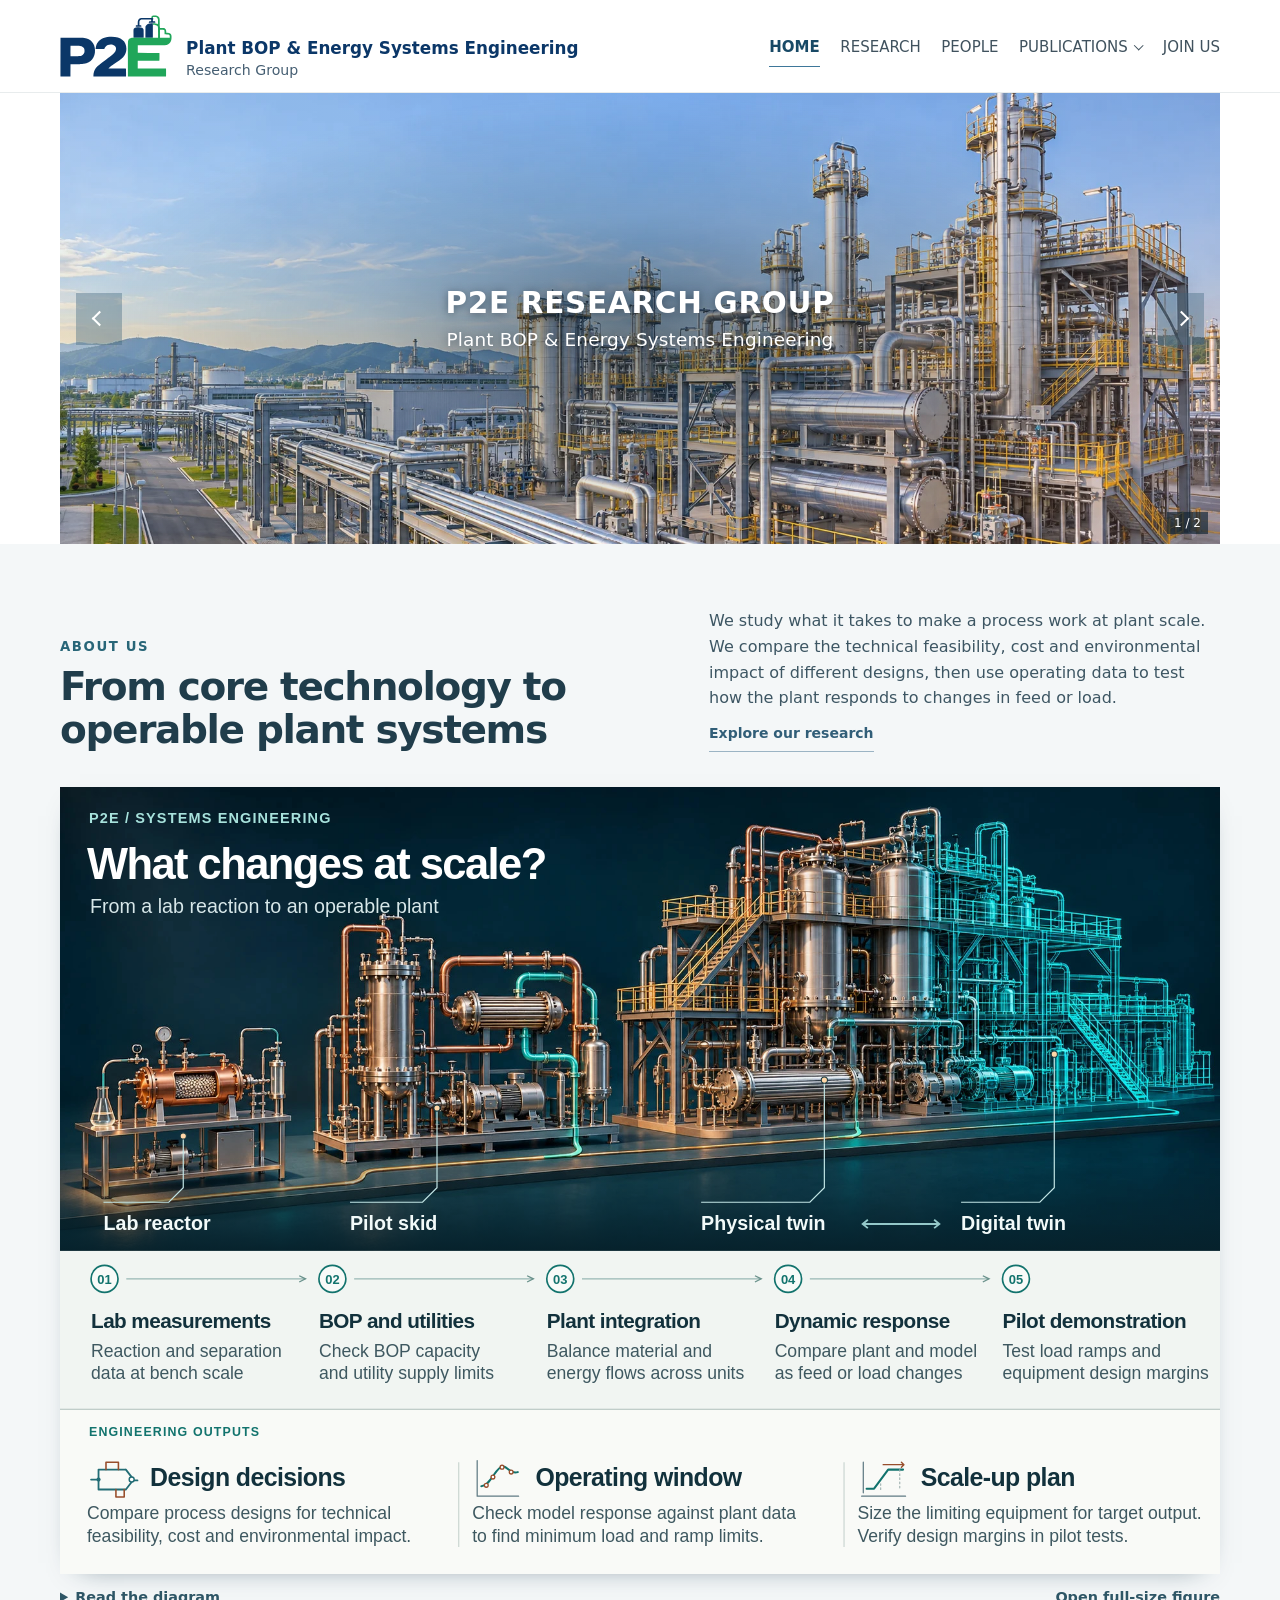
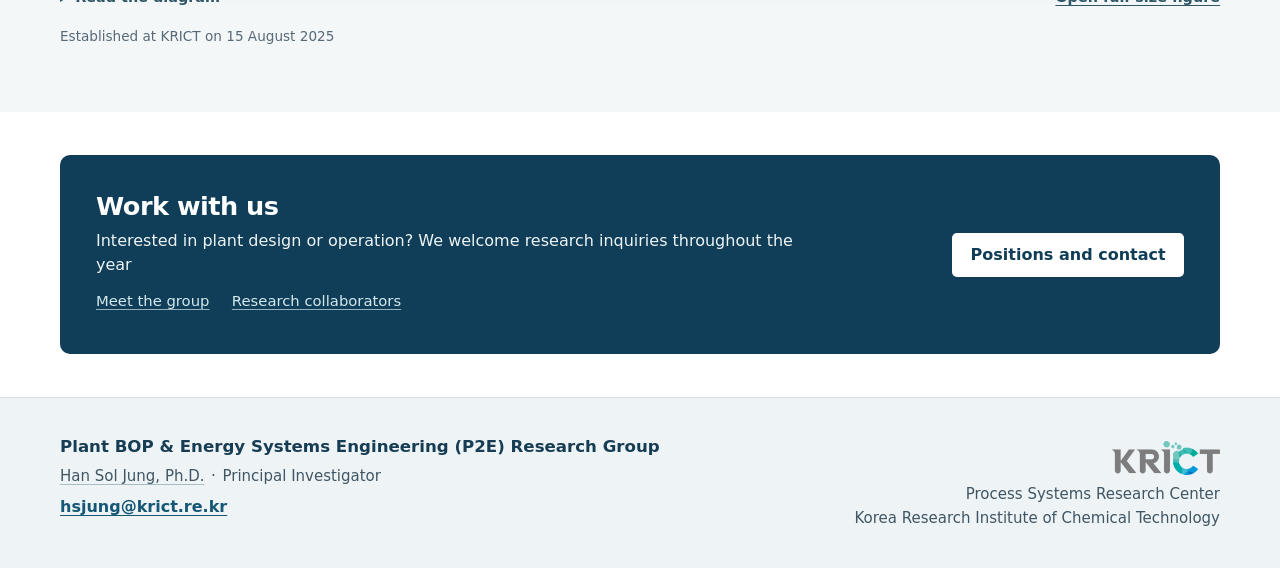
<file: index.html>
<!doctype html>
<html lang="en">
<head>
  <meta charset="utf-8">
  <meta name="viewport" content="width=device-width,initial-scale=1">
  <title>P2E Research Group | Plant BOP &amp; Energy Systems Engineering</title>
  <meta name="description" content="P2E is Han Sol Jung’s research group at KRICT. We study process design, flexible plant operation and digital twins for reaction and separation systems.">
  <meta name="theme-color" content="#082b4d">
  <link rel="canonical" href="https://p2e-research-group.github.io/">
  <link rel="icon" href="assets/p2e-favicon-v2.svg" type="image/svg+xml">
  <link rel="stylesheet" href="assets/site.css">
  <link rel="stylesheet" href="assets/components.css">
  <link rel="stylesheet" href="assets/responsive.css">
  <link rel="stylesheet" href="assets/editorial-polish.css">
  <meta property="og:title" content="P2E Research Group | Han Sol Jung">
  <meta property="og:description" content="P2E is Han Sol Jung’s research group at KRICT. We study process design, flexible plant operation and digital twins for reaction and separation systems.">
  <meta property="og:type" content="website">
  <meta property="og:url" content="https://p2e-research-group.github.io/">
  <script>document.documentElement.classList.add('js')</script>
  <!-- P2E shared social preview -->
  <meta property="og:site_name" content="P2E Research Group">
  <meta property="og:image" content="https://p2e-research-group.github.io/assets/p2e-og-v2.png">
  <meta property="og:image:type" content="image/png">
  <meta property="og:image:width" content="1200">
  <meta property="og:image:height" content="630">
  <meta property="og:image:alt" content="P2E Research Group — Plant BOP &amp; Energy Systems Engineering. From core technology to operable plant systems.">
<link rel="stylesheet" href="assets/interiors.css"><link rel="stylesheet" href="assets/lab.css"><link rel="stylesheet" href="assets/about-scale.css"></head>
<body data-lang="en" class="hv-home hv-lab">
<a class="skip-link" href="#main-content"><span class="lang-en">Skip to content</span></a>
<header class="site-header">
  <div class="shell nav">
    <a class="brand" href="index.html" aria-label="Plant BOP &amp; Energy Systems Engineering (P2E) Research Group home"><img class="brand-icon" src="assets/p2e-mark-v2.svg" width="1036" height="569" alt=""><span class="brand-title"><span class="brand-field">Plant BOP &amp; Energy <span class="brand-field-end">Systems Engineering</span></span><span class="brand-group">Research Group</span></span></a>
    <nav id="main-menu" class="menu" aria-label="Main navigation"><a href="index.html" aria-current="page"><span class="lang-en">HOME</span></a><a href="research.html"><span class="lang-en">RESEARCH</span></a><a href="people.html"><span class="lang-en">PEOPLE</span></a>
      <details class="nav-publications"><summary>PUBLICATIONS</summary>
        <div class="publication-menu"><a href="publications.html">Paper</a><a href="ip.html">Patent</a></div>
      </details>
      <a href="join.html"><span class="lang-en">JOIN US</span></a></nav>

    <button class="nav-toggle" type="button" aria-label="Open navigation" aria-controls="main-menu" aria-expanded="false">☰</button>
  </div>
</header>
<main id="main-content">
  <section class="hv-banner" aria-labelledby="hv-name">
 <div class="hv-slides" aria-hidden="true"><picture data-frame="0"><source media="(max-width:650px)" srcset="assets/hero-small.webp"><img fetchpriority="high" src="assets/hero-wide.webp" alt="" width="1800" height="766"></picture><picture data-frame="1" hidden><source media="(max-width:650px)" srcset="assets/hero-digital-twin-small.webp"><img src="assets/hero-digital-twin.webp" alt="" width="1760" height="751"></picture></div>
 <div class="hv-center"><h1 id="hv-name" lang="en">P2E Research Group</h1><div lang="en">Plant BOP &amp; Energy Systems Engineering</div></div>
 <div class="hv-controls" hidden><button type="button" data-step="-1"><span class="lang-en">Previous image</span></button><button type="button" data-step="1"><span class="lang-en">Next image</span></button></div>
 <span class="hv-photo-note" data-position hidden aria-hidden="true">1 / 2</span><span class="hv-sr" aria-live="polite" data-slide-status></span></section><section class="hv-about" id="about" aria-labelledby="about-title">
    <div class="hv-wrap scale-wrap">
      <header class="scale-intro">
        <div>
          <div class="hv-kicker" lang="en">ABOUT US</div>
          <h2 id="about-title">From core technology to <span>operable plant systems</span></h2>
        </div>
        <div class="scale-intro-copy">
          <p>We study what it takes to make a process work at plant scale. We compare the technical feasibility, cost and environmental impact of different designs, then use operating data to test how the plant responds to changes in feed or load.</p>
          <div class="actions"><a href="research.html#testbeds" class="btn primary">Explore our research</a></div>
        </div>
      </header>
      <figure class="scale-figure">
        <picture>
          <source media="(max-width:767px)" srcset="assets/about-scale-decisions-mobile.svg" width="360" height="1080">
          <img src="assets/about-scale-decisions.svg" width="1120" height="760" loading="lazy" decoding="async" alt="A bench reactor, pilot plant and digital twin illustrate how we compare process designs, find operating limits and plan scale-up tests.">
        </picture>
      </figure>
      <div class="scale-tools">
        <details class="scale-transcript"><summary>Read the diagram</summary>
          <ol>
            <li><strong>Core technology.</strong> Reaction and separation measurements tell us what leaves the reactor and what can be recovered.</li>
            <li><strong>BOP and utilities.</strong> At each target throughput, we check whether the balance of plant (BOP) can handle the load and whether the site can supply the utilities the process needs.</li>
            <li><strong>Plant integration.</strong> We link the units through material and energy balances to find how much feed, heat and power the whole plant needs. Those requirements help us compare the feasibility, cost and environmental impact of different designs.</li>
            <li><strong>Dynamic operation.</strong> Comparing a physical plant’s response with its digital twin during a load change helps us find minimum load and ramp limits.</li>
            <li><strong>Scale-up and demonstration.</strong> These limits guide equipment sizes and design margins. They also tell us which load changes to test on the pilot before committing to a larger design.</li>
          </ol>
        </details>
        <a class="scale-full" href="assets/about-scale-decisions.svg">Open full-size figure</a>
      </div>
      <p class="scale-origin">Established at KRICT on 15 August 2025</p>
    </div>
  </section>
  <section class="hv-collaboration" aria-labelledby="work-with-us">
    <div class="hv-wrap inquiry-band">
      <div class="inquiry-copy">
        <h2 id="work-with-us">Work with us</h2>
        <p>Interested in plant design or operation? We welcome research inquiries throughout the year</p>
      </div>
      <a class="inquiry-action" href="join.html#routes">Positions and contact</a>
      <div class="inquiry-links">
        <a href="people.html#researchers">Meet the group</a>
        <a href="join.html#collaborators">Research collaborators</a>
      </div>
    </div>
  </section>
</main>
<footer class="footer">
  <div class="shell affiliation-footer">
    <div class="footer-contact">
      <p class="footer-name">Plant BOP &amp; Energy Systems Engineering (P2E) Research Group</p>
      <p><a class="footer-pi" href="people.html#pi">Han Sol Jung, Ph.D.</a> <span class="footer-separator" aria-hidden="true">·</span> Principal Investigator</p>
      <a class="footer-email" href="mailto:hsjung@krict.re.kr">hsjung@krict.re.kr</a>
    </div>
    <div class="footer-institute">
      <a class="footer-ci" href="https://www.krict.re.kr/eng/"><img src="assets/krict-wordmark.png" width="430" height="136" alt="Korea Research Institute of Chemical Technology (KRICT) homepage"></a>
      <p>Process Systems Research Center<br>Korea Research Institute of Chemical Technology</p>
    </div>
  </div>
</footer>
<script src="assets/site.js"></script>
<script defer src="assets/slide.js"></script></body>
</html>
</file>
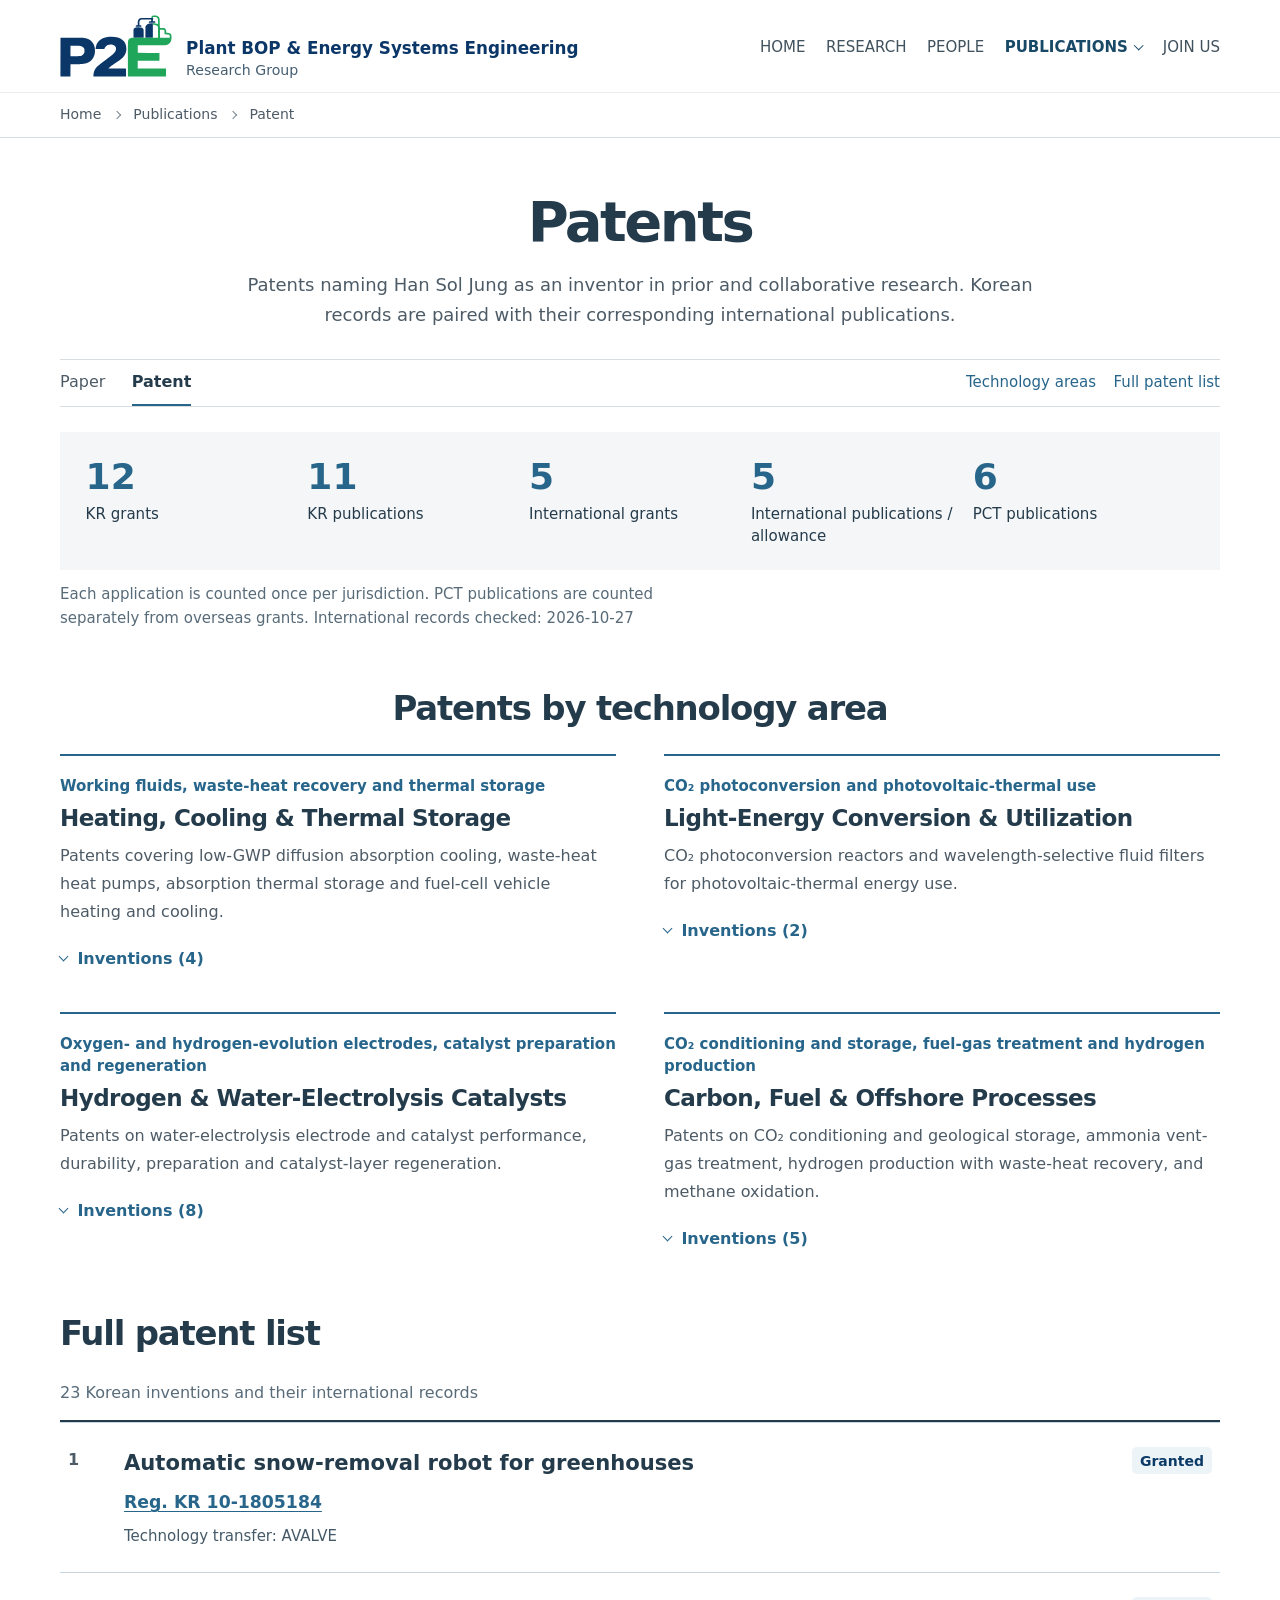
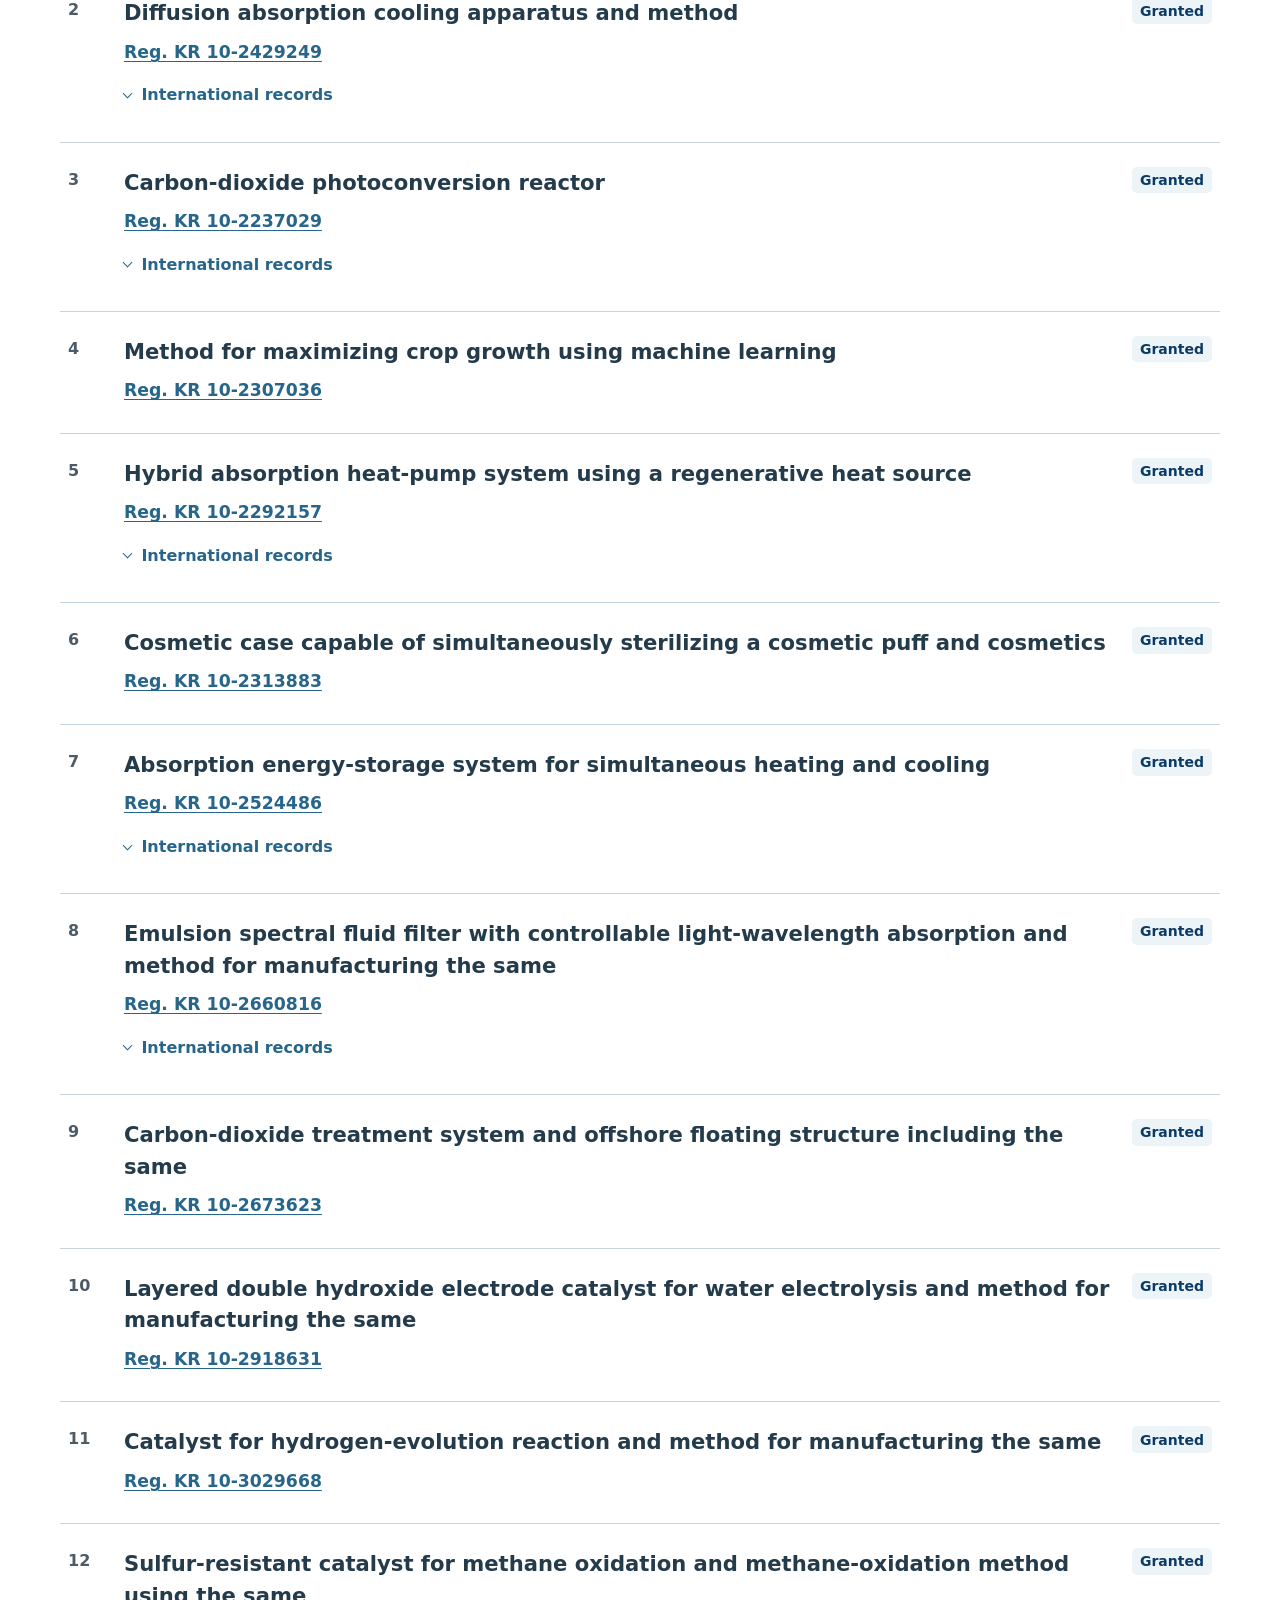
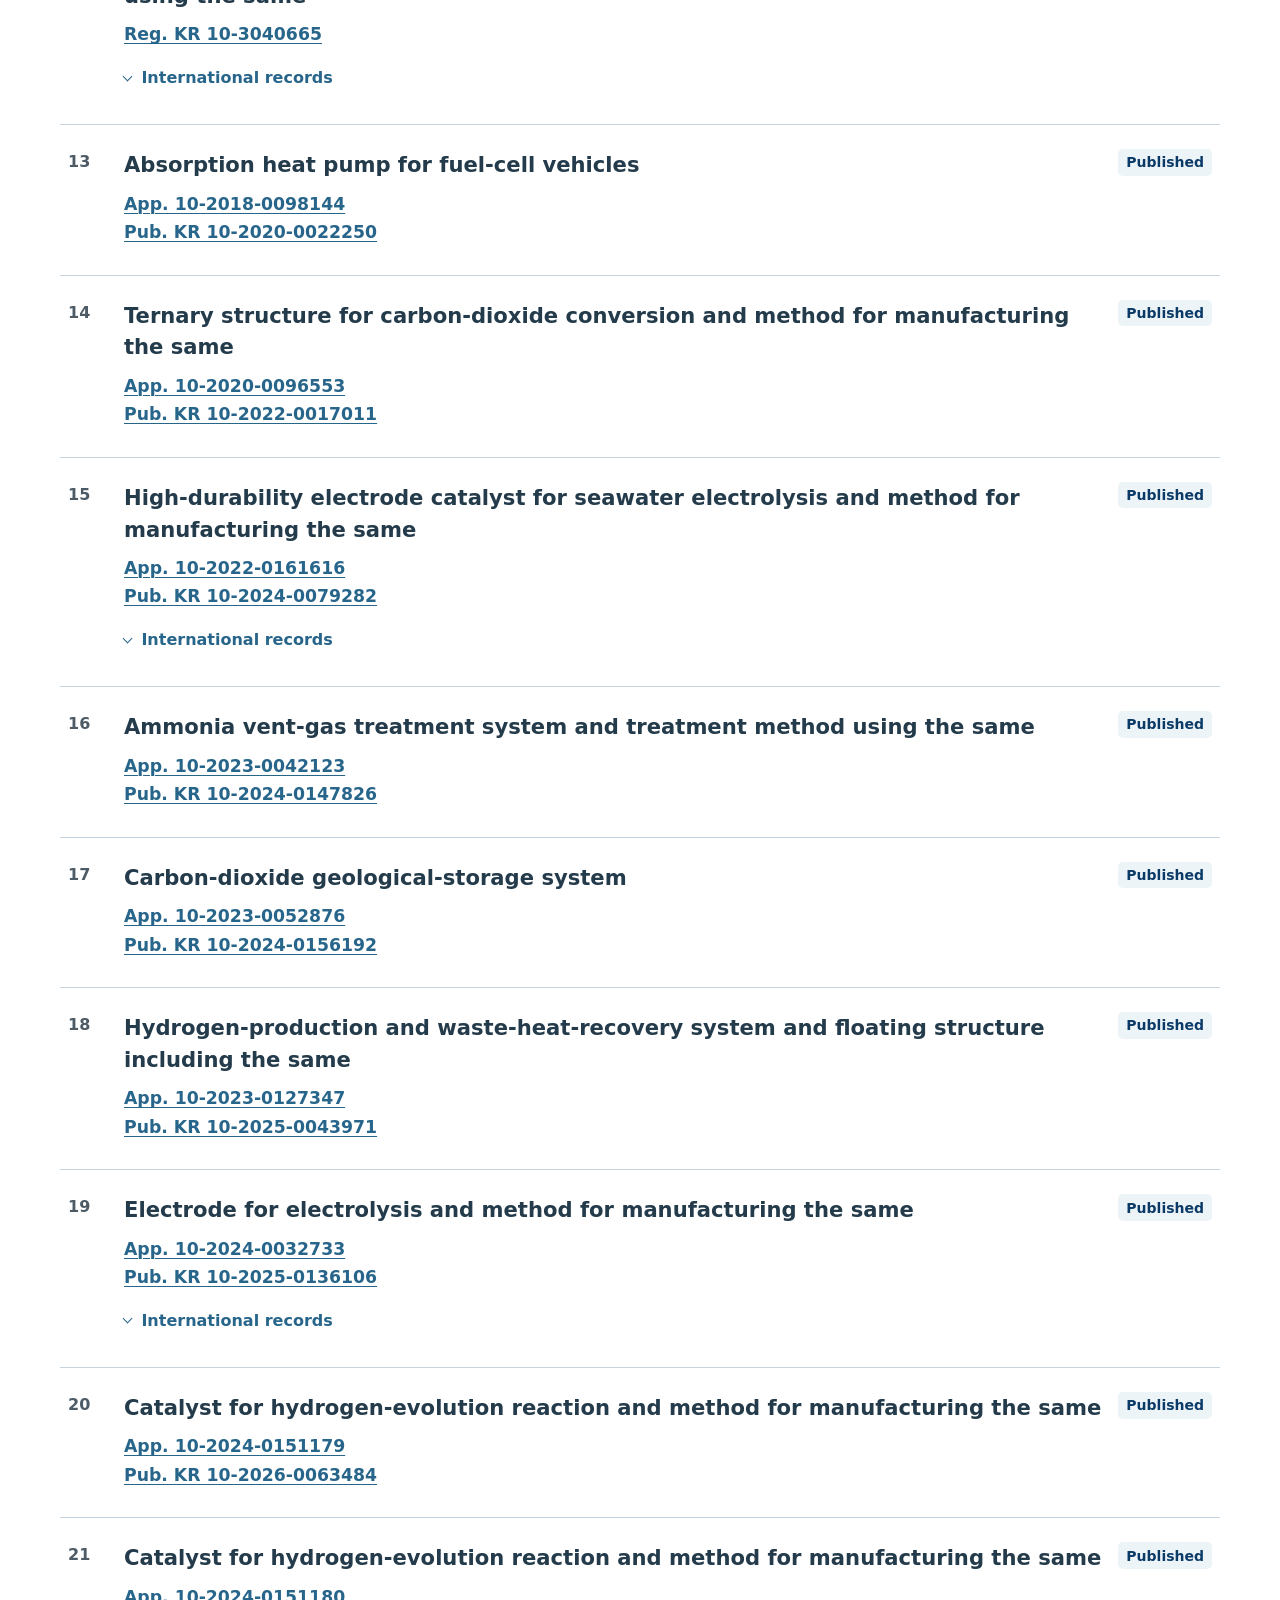
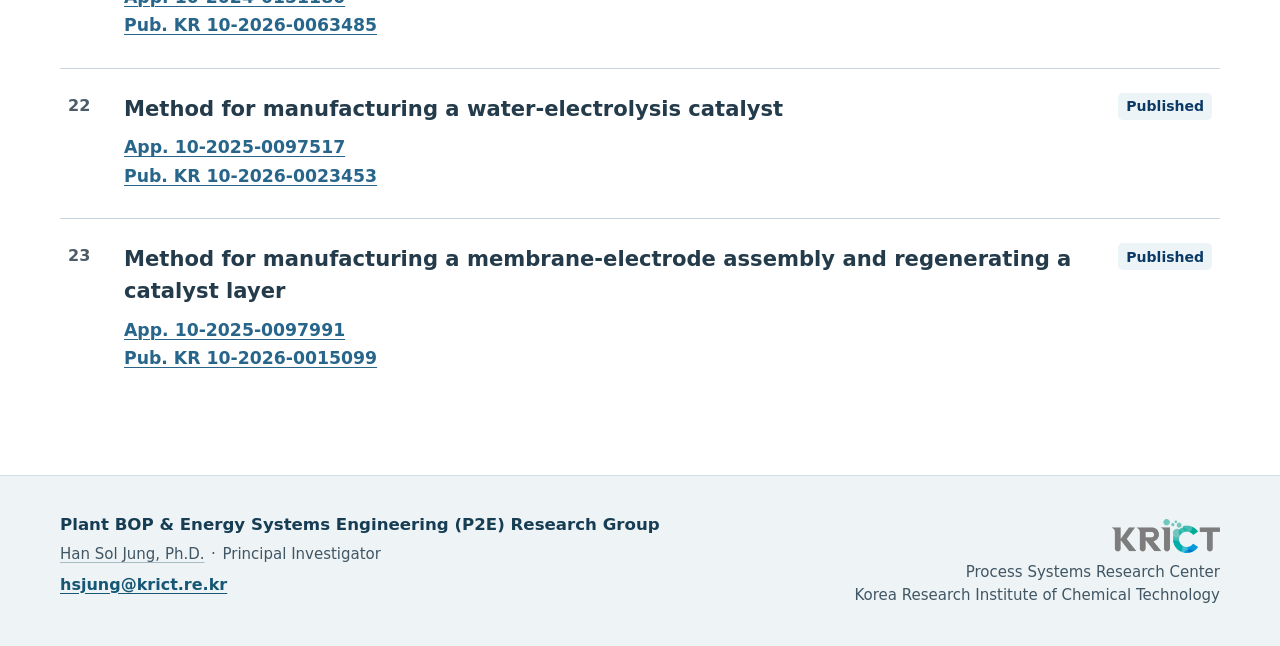
<file: ip.html>
<!doctype html>
<html lang="en">
<head>
  <meta charset="utf-8">
  <meta name="viewport" content="width=device-width,initial-scale=1">
  <title>Patents | P2E Research Group</title>
  <meta name="description" content="Domestic and international patent records associated with Han Sol Jung: industrial applications, grant publications and linked patent families.">
  <meta name="theme-color" content="#082b4d">
  <link rel="canonical" href="https://p2e-research-group.github.io/ip.html">
  <link rel="icon" href="assets/p2e-favicon-v2.svg" type="image/svg+xml">
  <link rel="stylesheet" href="assets/site.css">
  <link rel="stylesheet" href="assets/components.css">
  <link rel="stylesheet" href="assets/responsive.css">
  <link rel="stylesheet" href="assets/editorial-polish.css">
  <link rel="stylesheet" href="assets/ip-portfolio.css">
  <meta property="og:title" content="Patents | P2E Research Group">
  <meta property="og:description" content="Domestic and international patent records associated with Han Sol Jung: industrial applications, grant publications and linked patent families.">
  <meta property="og:type" content="website">
  <meta property="og:url" content="https://p2e-research-group.github.io/ip.html">
  <script>document.documentElement.classList.add('js')</script>
  <!-- P2E shared social preview -->
  <meta property="og:site_name" content="P2E Research Group">
  <meta property="og:image" content="https://p2e-research-group.github.io/assets/p2e-og-v2.png">
  <meta property="og:image:type" content="image/png">
  <meta property="og:image:width" content="1200">
  <meta property="og:image:height" content="630">
  <meta property="og:image:alt" content="P2E Research Group — Plant BOP &amp; Energy Systems Engineering. From core technology to operable plant systems.">
<link rel="stylesheet" href="assets/interiors.css"><link rel="stylesheet" href="assets/lab.css"></head>
<body data-lang="en" class="ip-page hv-interior hv-ip hv-lab">
<a class="skip-link" href="#main-content"><span class="lang-en">Skip to content</span></a>
<header class="site-header">
  <div class="shell nav">
    <a class="brand" href="index.html" aria-label="Plant BOP &amp; Energy Systems Engineering (P2E) Research Group home"><img class="brand-icon" src="assets/p2e-mark-v2.svg" width="1036" height="569" alt=""><span class="brand-title"><span class="brand-field">Plant BOP &amp; Energy <span class="brand-field-end">Systems Engineering</span></span><span class="brand-group">Research Group</span></span></a>
    <nav id="main-menu" class="menu" aria-label="Main navigation"><a href="index.html"><span class="lang-en">HOME</span></a><a href="research.html"><span class="lang-en">RESEARCH</span></a><a href="people.html"><span class="lang-en">PEOPLE</span></a>
      <details class="nav-publications current-section"><summary>PUBLICATIONS</summary>
        <div class="publication-menu"><a href="publications.html">Paper</a><a href="ip.html" aria-current="page">Patent</a></div>
      </details>
      <a href="join.html"><span class="lang-en">JOIN US</span></a></nav>

    <button class="nav-toggle" type="button" aria-label="Open navigation" aria-controls="main-menu" aria-expanded="false">☰</button>
  </div>
</header>
<main id="main-content">
  <div class="hv-trail"><div class="shell"><a href="index.html">Home</a><span class="hv-chevron" aria-hidden="true"></span><span>Publications</span><span class="hv-chevron" aria-hidden="true"></span><span aria-current="page">Patent</span></div></div>
  <section class="page-hero"><div class="shell">
    <h1><span class="lang-en">Patents</span></h1>
    <p><span class="lang-en">Patents naming Han Sol Jung as an inventor in prior and collaborative research. Korean records are paired with their corresponding international publications.</span></p>
    <div class="publication-bar"><nav class="publication-tabs" aria-label="Publication categories"><a href="publications.html">Paper</a><a href="ip.html" aria-current="page">Patent</a></nav><div class="publication-jumps"><a href="#families"><span class="lang-en">Technology areas</span></a><a href="#registry"><span class="lang-en">Full patent list</span></a></div></div>
    <div class="ip-metrics"><div class="ip-metric"><strong>12</strong><span><span class="lang-en">KR grants</span></span></div><div class="ip-metric"><strong>11</strong><span><span class="lang-en">KR publications</span></span></div><div class="ip-metric"><strong>5</strong><span><span class="lang-en">International grants</span></span></div><div class="ip-metric"><strong>5</strong><span><span class="lang-en">International publications / allowance</span></span></div><div class="ip-metric"><strong>6</strong><span><span class="lang-en">PCT publications</span></span></div></div>
    <p class="ip-count-note"><span class="lang-en">Each application is counted once per jurisdiction. PCT publications are counted separately from overseas grants.</span> <span class="lang-en">International records checked: </span><time datetime="2026-10-27">2026-10-27</time></p>
  </div></section>
  <section class="section alt anchor-target" id="families"><div class="shell">
    <div class="section-head"><div><h2><span class="lang-en">Patents by technology area</span></h2></div></div>
    <div class="family-grid"><article class="family-card" id="diffusion-cooling"><div class="eyebrow"><span class="lang-en">Working fluids, waste-heat recovery and thermal storage</span></div><h3><span class="lang-en" data-source-ko="냉난방·축열 시스템">Heating, Cooling &amp; Thermal Storage</span></h3><p><span class="lang-en">Patents covering low-GWP diffusion absorption cooling, waste-heat heat pumps, absorption thermal storage and fuel-cell vehicle heating and cooling.</span></p><details class="hv-family-disclosure"><summary>Inventions (4)</summary><ul class="ip-portfolio-inventions"><li class="ip-portfolio-invention anchor-target"><a class="ip-invention-link" href="#patent-2"><span class="ip-invention-number"><span class="lang-en" data-source-ko="특허 2">Record 2</span></span><span class="lang-en">Low-GWP diffusion absorption cooling</span></a><div class="ip-badges"><span class="ip-badge"><span class="lang-en">KR grant</span></span><span class="ip-badge granted"><span class="lang-en">US: Granted</span></span><span class="ip-badge granted"><span class="lang-en">China: Granted</span></span><span class="ip-badge granted"><span class="lang-en">Europe: Granted</span></span><span class="ip-badge pct_published"><span class="lang-en">PCT publication</span></span></div></li><li class="ip-portfolio-invention anchor-target" id="hybrid-heat-pump"><a class="ip-invention-link" href="#patent-5"><span class="ip-invention-number"><span class="lang-en" data-source-ko="특허 5">Record 5</span></span><span class="lang-en">Waste-heat hybrid heat pump</span></a><div class="ip-badges"><span class="ip-badge"><span class="lang-en">KR grant</span></span><span class="ip-badge granted"><span class="lang-en">Japan: Granted</span></span></div></li><li class="ip-portfolio-invention anchor-target" id="thermal-storage"><a class="ip-invention-link" href="#patent-7"><span class="ip-invention-number"><span class="lang-en" data-source-ko="특허 7">Record 7</span></span><span class="lang-en">Absorption thermal storage with heating and cooling</span></a><div class="ip-badges"><span class="ip-badge"><span class="lang-en">KR grant</span></span><span class="ip-badge published"><span class="lang-en">Japan: Published</span></span></div></li><li class="ip-portfolio-invention anchor-target"><a class="ip-invention-link" href="#patent-12"><span class="ip-invention-number"><span class="lang-en" data-source-ko="특허 13">Record 13</span></span><span class="lang-en">Absorption heat pump for fuel-cell vehicles</span></a><div class="ip-badges"><span class="ip-badge"><span class="lang-en">KR publication</span></span></div></li></ul></details></article><article class="family-card" id="co2-reactor"><div class="eyebrow"><span class="lang-en">CO₂ photoconversion and photovoltaic-thermal use</span></div><h3><span class="lang-en" data-source-ko="광에너지 변환·활용">Light-Energy Conversion &amp; Utilization</span></h3><p><span class="lang-en">CO₂ photoconversion reactors and wavelength-selective fluid filters for photovoltaic-thermal energy use.</span></p><details class="hv-family-disclosure"><summary>Inventions (2)</summary><ul class="ip-portfolio-inventions"><li class="ip-portfolio-invention anchor-target"><a class="ip-invention-link" href="#patent-3"><span class="ip-invention-number"><span class="lang-en" data-source-ko="특허 3">Record 3</span></span><span class="lang-en">CO₂ photoconversion reactor</span></a><div class="ip-badges"><span class="ip-badge"><span class="lang-en">KR grant</span></span><span class="ip-badge published"><span class="lang-en">US: Published</span></span><span class="ip-badge published"><span class="lang-en">Europe: Published</span></span><span class="ip-badge pct_published"><span class="lang-en">PCT publication</span></span></div></li><li class="ip-portfolio-invention anchor-target" id="solar-filter"><a class="ip-invention-link" href="#patent-8"><span class="ip-invention-number"><span class="lang-en" data-source-ko="특허 8">Record 8</span></span><span class="lang-en">Emulsion fluid filter for solar energy</span></a><div class="ip-badges"><span class="ip-badge"><span class="lang-en">KR grant</span></span><span class="ip-badge granted"><span class="lang-en">Japan: Granted</span></span><span class="ip-badge allowed"><span class="lang-en">US: Allowance notice</span></span><span class="ip-badge published"><span class="lang-en">Europe: Published</span></span><span class="ip-badge pct_published"><span class="lang-en">PCT publication</span></span></div></li></ul></details></article><article class="family-card" id="hydrogen-electrolysis"><div class="eyebrow"><span class="lang-en">Oxygen- and hydrogen-evolution electrodes, catalyst preparation and regeneration</span></div><h3><span class="lang-en" data-source-ko="수소·수전해 전극 및 촉매">Hydrogen &amp; Water-Electrolysis Catalysts</span></h3><p><span class="lang-en">Patents on water-electrolysis electrode and catalyst performance, durability, preparation and catalyst-layer regeneration.</span></p><details class="hv-family-disclosure"><summary>Inventions (8)</summary><ul class="ip-portfolio-inventions"><li class="ip-portfolio-invention anchor-target"><a class="ip-invention-link" href="#patent-10"><span class="ip-invention-number"><span class="lang-en" data-source-ko="특허 10">Record 10</span></span><span class="lang-en">Ni–Fe–Sc oxygen-evolution electrode catalyst</span></a><div class="ip-badges"><span class="ip-badge"><span class="lang-en">KR grant</span></span></div></li><li class="ip-portfolio-invention anchor-target"><a class="ip-invention-link" href="#patent-11"><span class="ip-invention-number"><span class="lang-en" data-source-ko="특허 11">Record 11</span></span><span class="lang-en">Ni–V hydrogen-evolution catalyst</span></a><div class="ip-badges"><span class="ip-badge"><span class="lang-en">KR grant</span></span></div></li><li class="ip-portfolio-invention anchor-target"><a class="ip-invention-link" href="#patent-14"><span class="ip-invention-number"><span class="lang-en" data-source-ko="특허 15">Record 15</span></span><span class="lang-en">Durable electrode catalyst for seawater electrolysis</span></a><div class="ip-badges"><span class="ip-badge"><span class="lang-en">KR publication</span></span><span class="ip-badge pct_published"><span class="lang-en">PCT publication</span></span></div></li><li class="ip-portfolio-invention anchor-target"><a class="ip-invention-link" href="#patent-18"><span class="ip-invention-number"><span class="lang-en" data-source-ko="특허 19">Record 19</span></span><span class="lang-en">Ni–Fe–Y electrode for electrolysis</span></a><div class="ip-badges"><span class="ip-badge"><span class="lang-en">KR publication</span></span><span class="ip-badge pct_published"><span class="lang-en">PCT publication</span></span></div></li><li class="ip-portfolio-invention anchor-target"><a class="ip-invention-link" href="#patent-20"><span class="ip-invention-number"><span class="lang-en" data-source-ko="특허 20">Record 20</span></span><span class="lang-en">Co–V hydrogen-evolution catalyst</span></a><div class="ip-badges"><span class="ip-badge"><span class="lang-en">KR publication</span></span></div></li><li class="ip-portfolio-invention anchor-target"><a class="ip-invention-link" href="#patent-21"><span class="ip-invention-number"><span class="lang-en" data-source-ko="특허 21">Record 21</span></span><span class="lang-en">Ni–Mo hydrogen-evolution catalyst</span></a><div class="ip-badges"><span class="ip-badge"><span class="lang-en">KR publication</span></span></div></li><li class="ip-portfolio-invention anchor-target"><a class="ip-invention-link" href="#patent-22"><span class="ip-invention-number"><span class="lang-en" data-source-ko="특허 22">Record 22</span></span><span class="lang-en">Water-electrolysis catalyst preparation</span></a><div class="ip-badges"><span class="ip-badge"><span class="lang-en">KR publication</span></span></div></li><li class="ip-portfolio-invention anchor-target"><a class="ip-invention-link" href="#patent-23"><span class="ip-invention-number"><span class="lang-en" data-source-ko="특허 23">Record 23</span></span><span class="lang-en">Membrane–electrode assembly preparation and catalyst-layer regeneration</span></a><div class="ip-badges"><span class="ip-badge"><span class="lang-en">KR publication</span></span></div></li></ul></details></article><article class="family-card" id="industrial-systems"><div class="eyebrow"><span class="lang-en">CO₂ conditioning and storage, fuel-gas treatment and hydrogen production</span></div><h3><span class="lang-en" data-source-ko="탄소·연료·해양 공정">Carbon, Fuel &amp; Offshore Processes</span></h3><p><span class="lang-en">Patents on CO₂ conditioning and geological storage, ammonia vent-gas treatment, hydrogen production with waste-heat recovery, and methane oxidation.</span></p><details class="hv-family-disclosure"><summary>Inventions (5)</summary><ul class="ip-portfolio-inventions"><li class="ip-portfolio-invention anchor-target"><a class="ip-invention-link" href="#patent-9"><span class="ip-invention-number"><span class="lang-en" data-source-ko="특허 9">Record 9</span></span><span class="lang-en">CO₂ conditioning for offshore floating structures</span></a><div class="ip-badges"><span class="ip-badge"><span class="lang-en">KR grant</span></span></div></li><li class="ip-portfolio-invention anchor-target"><a class="ip-invention-link" href="#patent-19"><span class="ip-invention-number"><span class="lang-en" data-source-ko="특허 12">Record 12</span></span><span class="lang-en">Sulfur-resistant methane oxidation catalyst</span></a><div class="ip-badges"><span class="ip-badge"><span class="lang-en">KR grant</span></span><span class="ip-badge pct_published"><span class="lang-en">PCT publication</span></span></div></li><li class="ip-portfolio-invention anchor-target"><a class="ip-invention-link" href="#patent-15"><span class="ip-invention-number"><span class="lang-en" data-source-ko="특허 16">Record 16</span></span><span class="lang-en">Ammonia vent-gas treatment</span></a><div class="ip-badges"><span class="ip-badge"><span class="lang-en">KR publication</span></span></div></li><li class="ip-portfolio-invention anchor-target"><a class="ip-invention-link" href="#patent-16"><span class="ip-invention-number"><span class="lang-en" data-source-ko="특허 17">Record 17</span></span><span class="lang-en">CO₂ geological-storage system</span></a><div class="ip-badges"><span class="ip-badge"><span class="lang-en">KR publication</span></span></div></li><li class="ip-portfolio-invention anchor-target"><a class="ip-invention-link" href="#patent-17"><span class="ip-invention-number"><span class="lang-en" data-source-ko="특허 18">Record 18</span></span><span class="lang-en">Hydrogen production and waste-heat recovery</span></a><div class="ip-badges"><span class="ip-badge"><span class="lang-en">KR publication</span></span></div></li></ul></details></article></div>
  </div></section>
  <section class="section anchor-target" id="registry"><div class="shell">
    <div class="section-head"><div><h2><span class="lang-en">Full patent list</span></h2></div></div>
    <div class="registry-wrap" role="region" aria-label="Domestic and international patents" tabindex="0">
    <table class="registry-table ip-table" role="table"><caption><span class="lang-en">23 Korean inventions and their international records</span></caption>
    <thead role="rowgroup"><tr role="row"><th scope="col"><span class="lang-en">No.</span></th><th scope="col"><span class="lang-en">Domestic identifiers</span></th><th scope="col"><span class="lang-en">Invention</span></th><th scope="col"><span class="lang-en">Domestic record</span></th><th scope="col"><span class="lang-en">International records &amp; technology transfer</span></th></tr></thead>
    <tbody role="rowgroup"><tr role="row" id="patent-1" class="anchor-target"><td role="cell" class="no">1</td><td role="cell" class="pubno"><a class="ip-domestic-source" href="https://patents.google.com/patent/KR101805184B1/ko">Reg. KR 10-1805184</a></td><td role="cell" class="title" data-original-title-ko="비닐하우스 제설용 자동제설 로봇"><span class="lang-en">Automatic snow-removal robot for greenhouses</span></td><td><span class="status-pill"><span class="lang-en" data-source-ko="등록">Granted</span></span></td><td><!-- transfer:start --><div class="ip-transfer-record" data-transfer-parent="1"><span class="lang-en" data-source-ko="기술이전: 어밸브">Technology transfer: AVALVE</span></div><!-- transfer:end --></td></tr><tr role="row" id="patent-2" class="anchor-target"><td role="cell" class="no">2</td><td role="cell" class="pubno"><a class="ip-domestic-source" href="https://patents.google.com/patent/KR102429249B1/ko">Reg. KR 10-2429249</a></td><td role="cell" class="title" data-original-title-ko="확산형 흡수식 냉각장치 및 냉각방법"><span class="lang-en">Diffusion absorption cooling apparatus and method</span></td><td><span class="status-pill"><span class="lang-en" data-source-ko="등록">Granted</span></span></td><td><!-- linked:start --><details class="ip-related"><summary><h4><span class="lang-en">International records</span></h4></summary><ul class="ip-rights"><li class="ip-linked-record" data-parent="2" data-jurisdiction="US" data-application="16/961,637" data-publication="US11674720B2" data-aliases="US20200340715A1" data-stage="granted" data-event-date="2023-06-13"><div class="ip-right-heading"><b><span class="lang-en">US</span></b><span class="ip-stage granted"><span class="lang-en">Granted</span></span></div><a class="ip-publication" href="https://patents.google.com/patent/US11674720B2/en">US11674720B2</a><small><span class="lang-en">Application: </span>16/961,637</small><small><span class="lang-en">Publication: </span><time datetime="2023-06-13">2023-06-13</time></small><small><span class="lang-en">Related publications: </span>US20200340715A1</small><a class="ip-source" href="https://patentimages.storage.googleapis.com/ea/f9/ce/667a46bb261b4f/US11674720.pdf"><span class="lang-en">Source record</span></a></li><li class="ip-linked-record" data-parent="2" data-jurisdiction="CN" data-application="201980008196.X" data-publication="CN111602012B" data-aliases="CN111602012A" data-stage="granted" data-event-date="2022-08-30"><div class="ip-right-heading"><b><span class="lang-en">China</span></b><span class="ip-stage granted"><span class="lang-en">Granted</span></span></div><a class="ip-publication" href="https://patents.google.com/patent/CN111602012B/en">CN111602012B</a><small><span class="lang-en">Application: </span>201980008196.X</small><small><span class="lang-en">Publication: </span><time datetime="2022-08-30">2022-08-30</time></small><small><span class="lang-en">Related publications: </span>CN111602012A</small><a class="ip-source" href="https://patentimages.storage.googleapis.com/54/a6/b8/2076414ab7b88f/CN111602012B.pdf"><span class="lang-en">Source record</span></a></li><li class="ip-linked-record" data-parent="2" data-jurisdiction="EP" data-application="19738376.3" data-publication="EP3737895B1" data-aliases="EP3737895A1|EP3737895A4" data-stage="granted" data-event-date="2026-08-12"><div class="ip-right-heading"><b><span class="lang-en">Europe</span></b><span class="ip-stage granted"><span class="lang-en">Granted</span></span></div><a class="ip-publication" href="https://patents.google.com/patent/EP3737895B1/en">EP3737895B1</a><small><span class="lang-en">Application: </span>19738376.3</small><small><span class="lang-en">Publication: </span><time datetime="2026-08-12">2026-08-12</time></small><small><span class="lang-en">Related publications: </span>EP3737895A1, EP3737895A4</small><a class="ip-source" href="https://data.epo.org/publication-server/rest/v1.2/publication-dates/20260812/patents/EP3737895NWB1/document.pdf"><span class="lang-en">Source record</span></a></li><li class="ip-linked-record" data-parent="2" data-jurisdiction="WO" data-application="PCT/KR2019/000279" data-publication="WO2019139333A1" data-aliases="" data-stage="pct_published" data-event-date="2019-07-18"><div class="ip-right-heading"><b><span class="lang-en">WIPO</span></b><span class="ip-stage pct_published"><span class="lang-en">PCT publication</span></span></div><a class="ip-publication" href="https://patents.google.com/patent/WO2019139333A1/en">WO2019139333A1</a><small><span class="lang-en">Application: </span>PCT/KR2019/000279</small><small><span class="lang-en">Publication: </span><time datetime="2019-07-18">2019-07-18</time></small><a class="ip-source" href="https://patents.google.com/patent/WO2019139333A1/en"><span class="lang-en">Source record</span></a></li></ul></details><!-- linked:end --></td></tr><tr role="row" id="patent-3" class="anchor-target"><td role="cell" class="no">3</td><td role="cell" class="pubno"><a class="ip-domestic-source" href="https://patents.google.com/patent/KR102237029B1/ko">Reg. KR 10-2237029</a></td><td role="cell" class="title" data-original-title-ko="이산화탄소 광전환 반응기"><span class="lang-en">Carbon-dioxide photoconversion reactor</span></td><td><span class="status-pill"><span class="lang-en" data-source-ko="등록">Granted</span></span></td><td><!-- linked:start --><details class="ip-related"><summary><h4><span class="lang-en">International records</span></h4></summary><ul class="ip-rights"><li class="ip-linked-record" data-parent="3" data-jurisdiction="US" data-application="17/428,894" data-publication="US20220072501A1" data-aliases="" data-stage="published" data-event-date="2022-03-10"><div class="ip-right-heading"><b><span class="lang-en">US</span></b><span class="ip-stage published"><span class="lang-en">Published</span></span></div><a class="ip-publication" href="https://patents.google.com/patent/US20220072501A1/en">US20220072501A1</a><small><span class="lang-en">Application: </span>17/428,894</small><small><span class="lang-en">Publication: </span><time datetime="2022-03-10">2022-03-10</time></small><a class="ip-source" href="https://patents.google.com/patent/US20220072501A1/en"><span class="lang-en">Source record</span></a></li><li class="ip-linked-record" data-parent="3" data-jurisdiction="EP" data-application="20783067.0" data-publication="EP3950116A1" data-aliases="EP3950116A4" data-stage="published" data-event-date="2022-02-09"><div class="ip-right-heading"><b><span class="lang-en">Europe</span></b><span class="ip-stage published"><span class="lang-en">Published</span></span></div><a class="ip-publication" href="https://patents.google.com/patent/EP3950116A1/en">EP3950116A1</a><small><span class="lang-en">Application: </span>20783067.0</small><small><span class="lang-en">Publication: </span><time datetime="2022-02-09">2022-02-09</time></small><small><span class="lang-en">Related publications: </span>EP3950116A4</small><a class="ip-source" href="https://patentimages.storage.googleapis.com/e0/54/10/efc448e70e486a/EP3950116A1.pdf"><span class="lang-en">Source record</span></a></li><li class="ip-linked-record" data-parent="3" data-jurisdiction="WO" data-application="PCT/KR2020/002000" data-publication="WO2020204346A1" data-aliases="" data-stage="pct_published" data-event-date="2020-10-08"><div class="ip-right-heading"><b><span class="lang-en">WIPO</span></b><span class="ip-stage pct_published"><span class="lang-en">PCT publication</span></span></div><a class="ip-publication" href="https://patents.google.com/patent/WO2020204346A1/en">WO2020204346A1</a><small><span class="lang-en">Application: </span>PCT/KR2020/002000</small><small><span class="lang-en">Publication: </span><time datetime="2020-10-08">2020-10-08</time></small><a class="ip-source" href="https://patents.google.com/patent/WO2020204346A1/en"><span class="lang-en">Source record</span></a></li></ul></details><!-- linked:end --></td></tr><tr role="row" id="patent-4" class="anchor-target"><td role="cell" class="no">4</td><td role="cell" class="pubno"><a class="ip-domestic-source" href="https://patents.google.com/patent/KR102307036B1/ko">Reg. KR 10-2307036</a></td><td role="cell" class="title" data-original-title-ko="기계 학습을 이용한 작물의 최대 생장 구현 방법"><span class="lang-en">Method for maximizing crop growth using machine learning</span></td><td><span class="status-pill"><span class="lang-en" data-source-ko="등록">Granted</span></span></td><td></td></tr><tr role="row" id="patent-5" class="anchor-target"><td role="cell" class="no">5</td><td role="cell" class="pubno"><a class="ip-domestic-source" href="https://patents.google.com/patent/KR102292157B1/ko">Reg. KR 10-2292157</a></td><td role="cell" class="title" data-original-title-ko="재생열원이용 하이브리드 흡수식 열펌프 시스템"><span class="lang-en">Hybrid absorption heat-pump system using a regenerative heat source</span></td><td><span class="status-pill"><span class="lang-en" data-source-ko="등록">Granted</span></span></td><td><!-- linked:start --><details class="ip-related"><summary><h4><span class="lang-en">International records</span></h4></summary><ul class="ip-rights"><li class="ip-linked-record" data-parent="5" data-jurisdiction="JP" data-application="2020-134884" data-publication="JP7054544B2" data-aliases="JP2021143816A" data-stage="granted" data-event-date="2022-04-14"><div class="ip-right-heading"><b><span class="lang-en">Japan</span></b><span class="ip-stage granted"><span class="lang-en">Granted</span></span></div><a class="ip-publication" href="https://patents.google.com/patent/JP7054544B2/en">JP7054544B2</a><small><span class="lang-en">Application: </span>2020-134884</small><small><span class="lang-en">Publication: </span><time datetime="2022-04-14">2022-04-14</time></small><small><span class="lang-en">Related publications: </span>JP2021143816A</small><a class="ip-source" href="https://patentimages.storage.googleapis.com/05/74/7c/bb1a60483f2138/JP7054544B2.pdf"><span class="lang-en">Source record</span></a></li></ul></details><!-- linked:end --></td></tr><tr role="row" id="patent-6" class="anchor-target"><td role="cell" class="no">6</td><td role="cell" class="pubno"><a class="ip-domestic-source" href="https://patents.google.com/patent/KR102313883B1/ko">Reg. KR 10-2313883</a></td><td role="cell" class="title" data-original-title-ko="퍼프 및 화장료를 동시에 살균할 수 있는 화장품 케이스"><span class="lang-en">Cosmetic case capable of simultaneously sterilizing a cosmetic puff and cosmetics</span></td><td><span class="status-pill"><span class="lang-en" data-source-ko="등록">Granted</span></span></td><td></td></tr><tr role="row" id="patent-7" class="anchor-target"><td role="cell" class="no">7</td><td role="cell" class="pubno"><a class="ip-domestic-source" href="https://patents.google.com/patent/KR102524486B1/ko">Reg. KR 10-2524486</a></td><td role="cell" class="title" data-original-title-ko="흡수식 에너지 저장 및 냉난방 동시 활용 시스템"><span class="lang-en">Absorption energy-storage system for simultaneous heating and cooling</span></td><td><span class="status-pill"><span class="lang-en" data-source-ko="등록">Granted</span></span></td><td><!-- linked:start --><details class="ip-related"><summary><h4><span class="lang-en">International records</span></h4></summary><ul class="ip-rights"><li class="ip-linked-record" data-parent="7" data-jurisdiction="JP" data-application="2022-128978" data-publication="JP2023047292A" data-aliases="" data-stage="published" data-event-date="2023-04-05"><div class="ip-right-heading"><b><span class="lang-en">Japan</span></b><span class="ip-stage published"><span class="lang-en">Published</span></span></div><a class="ip-publication" href="https://patents.google.com/patent/JP2023047292A/en">JP2023047292A</a><small><span class="lang-en">Application: </span>2022-128978</small><small><span class="lang-en">Publication: </span><time datetime="2023-04-05">2023-04-05</time></small><a class="ip-source" href="https://patentimages.storage.googleapis.com/e7/7d/04/32959f7fc3fe21/JP2023047292A.pdf"><span class="lang-en">Source record</span></a></li></ul></details><!-- linked:end --></td></tr><tr role="row" id="patent-8" class="anchor-target"><td role="cell" class="no">8</td><td role="cell" class="pubno"><a class="ip-domestic-source" href="https://patents.google.com/patent/KR102660816B1/ko">Reg. KR 10-2660816</a></td><td role="cell" class="title" data-original-title-ko="광파장 흡수 제어가 가능한 에멀젼 스펙트럼 유체 필터 및 그 제조 방법"><span class="lang-en">Emulsion spectral fluid filter with controllable light-wavelength absorption and method for manufacturing the same</span></td><td><span class="status-pill"><span class="lang-en" data-source-ko="등록">Granted</span></span></td><td><!-- linked:start --><details class="ip-related"><summary><h4><span class="lang-en">International records</span></h4></summary><ul class="ip-rights"><li class="ip-linked-record" data-parent="8" data-jurisdiction="JP" data-application="2024-518966" data-publication="JP7664667B2" data-aliases="JP2024538587A" data-stage="granted" data-event-date="2025-04-18"><div class="ip-right-heading"><b><span class="lang-en">Japan</span></b><span class="ip-stage granted"><span class="lang-en">Granted</span></span></div><a class="ip-publication" href="https://patents.google.com/patent/JP7664667B2/en">JP7664667B2</a><small><span class="lang-en">Application: </span>2024-518966</small><small><span class="lang-en">Publication: </span><time datetime="2025-04-18">2025-04-18</time></small><small><span class="lang-en">Related publications: </span>JP2024538587A</small><a class="ip-source" href="https://patentimages.storage.googleapis.com/13/16/e6/bb8e21ef7e2bf6/JP7664667B2.pdf"><span class="lang-en">Source record</span></a></li><li class="ip-linked-record" data-parent="8" data-jurisdiction="US" data-application="18/699,839" data-publication="US20250113656A1" data-aliases="" data-stage="allowed" data-event-date="2025-04-03"><div class="ip-right-heading"><b><span class="lang-en">US</span></b><span class="ip-stage allowed"><span class="lang-en">Allowance notice</span></span></div><a class="ip-publication" href="https://patents.google.com/patent/US20250113656A1/en">US20250113656A1</a><small><span class="lang-en">Application: </span>18/699,839</small><small><span class="lang-en">Publication: </span><time datetime="2025-04-03">2025-04-03</time></small><a class="ip-source" href="https://patents.google.com/patent/US20250113656A1/en"><span class="lang-en">Source record</span></a></li><li class="ip-linked-record" data-parent="8" data-jurisdiction="EP" data-application="22887272.7" data-publication="EP4425580A1" data-aliases="EP4425580A4" data-stage="published" data-event-date="2024-09-04"><div class="ip-right-heading"><b><span class="lang-en">Europe</span></b><span class="ip-stage published"><span class="lang-en">Published</span></span></div><a class="ip-publication" href="https://patents.google.com/patent/EP4425580A1/en">EP4425580A1</a><small><span class="lang-en">Application: </span>22887272.7</small><small><span class="lang-en">Publication: </span><time datetime="2024-09-04">2024-09-04</time></small><small><span class="lang-en">Related publications: </span>EP4425580A4</small><a class="ip-source" href="https://patents.google.com/patent/EP4425580A1/en"><span class="lang-en">Source record</span></a></li><li class="ip-linked-record" data-parent="8" data-jurisdiction="WO" data-application="PCT/KR2022/008736" data-publication="WO2023075066A1" data-aliases="" data-stage="pct_published" data-event-date="2023-05-04"><div class="ip-right-heading"><b><span class="lang-en">WIPO</span></b><span class="ip-stage pct_published"><span class="lang-en">PCT publication</span></span></div><a class="ip-publication" href="https://patents.google.com/patent/WO2023075066A1/en">WO2023075066A1</a><small><span class="lang-en">Application: </span>PCT/KR2022/008736</small><small><span class="lang-en">Publication: </span><time datetime="2023-05-04">2023-05-04</time></small><a class="ip-source" href="https://patents.google.com/patent/WO2023075066A1/en"><span class="lang-en">Source record</span></a></li></ul></details><!-- linked:end --></td></tr><tr role="row" id="patent-9" class="anchor-target"><td role="cell" class="no">9</td><td role="cell" class="pubno"><a class="ip-domestic-source" href="https://patents.google.com/patent/KR102673623B1/ko">Reg. KR 10-2673623</a></td><td role="cell" class="title" data-original-title-ko="이산화탄소 처리 시스템 및 이를 포함하는 해양 부유식 구조물"><span class="lang-en">Carbon-dioxide treatment system and offshore floating structure including the same</span></td><td><span class="status-pill"><span class="lang-en" data-source-ko="등록">Granted</span></span></td><td></td></tr><tr role="row" id="patent-10" class="anchor-target"><td role="cell" class="no">10</td><td role="cell" class="pubno" data-application-number="10-2024-0011780" data-publication-number="KR 10-2025-0017619"><a class="ip-domestic-source" href="https://patents.google.com/patent/KR102918631B1/ko">Reg. KR 10-2918631</a></td><td role="cell" class="title" data-original-title-ko="수전해용 층상 이중 수산화물 전극 촉매 및 그의 제조방법"><span class="lang-en">Layered double hydroxide electrode catalyst for water electrolysis and method for manufacturing the same</span></td><td><span class="status-pill"><span class="lang-en" data-source-ko="등록">Granted</span></span></td><td></td></tr><tr role="row" id="patent-11" class="anchor-target"><td role="cell" class="no">11</td><td role="cell" class="pubno" data-application-number="10-2024-0041982" data-publication-number="KR 10-2025-0144764" data-registration-date="2026-10-01" data-grant-publication-date="2026-10-08"><a class="ip-domestic-source" href="https://doi.org/10.8080/1020240041982">Reg. KR 10-3029668</a></td><td role="cell" class="title" data-original-title-ko="수소발생반응용 촉매 및 이의 제조방법"><span class="lang-en">Catalyst for hydrogen-evolution reaction and method for manufacturing the same</span></td><td><span class="status-pill"><span class="lang-en" data-source-ko="등록">Granted</span></span></td><td></td></tr><tr role="row" id="patent-19" class="anchor-target"><td role="cell" class="no">12</td><td role="cell" class="pubno" data-application-number="10-2024-0108551" data-publication-number="KR 10-2026-0024252" data-registration-date="2026-10-27" data-grant-publication-date="2026-10-30"><a class="ip-domestic-source" href="https://doi.org/10.8080/1020240108551">Reg. KR 10-3040665</a></td><td role="cell" class="title" data-original-title-ko="내황성을 갖는 메탄 산화반응용 촉매 및 이를 이용한 메탄 산화방법"><span class="lang-en">Sulfur-resistant catalyst for methane oxidation and methane-oxidation method using the same</span></td><td><span class="status-pill"><span class="lang-en" data-source-ko="등록">Granted</span></span></td><td><!-- linked:start --><details class="ip-related"><summary><h4><span class="lang-en">International records</span></h4></summary><ul class="ip-rights"><li class="ip-linked-record" data-parent="12" data-jurisdiction="WO" data-application="PCT/KR2025/011656" data-publication="WO2026038778A1" data-aliases="" data-stage="pct_published" data-event-date="2026-02-19"><div class="ip-right-heading"><b><span class="lang-en">WIPO</span></b><span class="ip-stage pct_published"><span class="lang-en">PCT publication</span></span></div><a class="ip-publication" href="https://patents.google.com/patent/WO2026038778A1/en">WO2026038778A1</a><small><span class="lang-en">Application: </span>PCT/KR2025/011656</small><small><span class="lang-en">Publication: </span><time datetime="2026-02-19">2026-02-19</time></small><a class="ip-source" href="https://patents.google.com/patent/WO2026038778A1/en"><span class="lang-en">Source record</span></a></li></ul></details><!-- linked:end --></td></tr><tr role="row" id="patent-12" class="anchor-target"><td role="cell" class="no">13</td><td role="cell" class="pubno"><a class="ip-domestic-source" href="https://patents.google.com/patent/KR20200022250A/ko">App. 10-2018-0098144<br>Pub. KR 10-2020-0022250</a></td><td role="cell" class="title" data-original-title-ko="연료전지 자동차용 흡수식 히트펌프"><span class="lang-en">Absorption heat pump for fuel-cell vehicles</span></td><td><span class="status-pill published"><span class="lang-en" data-source-ko="공개">Published</span></span></td><td></td></tr><tr role="row" id="patent-13" class="anchor-target"><td role="cell" class="no">14</td><td role="cell" class="pubno"><a class="ip-domestic-source" href="https://doi.org/10.8080/1020200096553">App. 10-2020-0096553<br>Pub. KR 10-2022-0017011</a></td><td role="cell" class="title" data-original-title-ko="이산화탄소 전환용 삼원 구조체 및 이의 제조 방법"><span class="lang-en">Ternary structure for carbon-dioxide conversion and method for manufacturing the same</span></td><td><span class="status-pill published"><span class="lang-en" data-source-ko="공개">Published</span></span></td><td></td></tr><tr role="row" id="patent-14" class="anchor-target"><td role="cell" class="no">15</td><td role="cell" class="pubno"><a class="ip-domestic-source" href="https://patents.google.com/patent/KR20240079282A/ko">App. 10-2022-0161616<br>Pub. KR 10-2024-0079282</a></td><td role="cell" class="title" data-original-title-ko="해수 수전해용 고내구성 전극 촉매 및 그의 제조방법"><span class="lang-en">High-durability electrode catalyst for seawater electrolysis and method for manufacturing the same</span></td><td><span class="status-pill published"><span class="lang-en" data-source-ko="공개">Published</span></span></td><td><!-- linked:start --><details class="ip-related"><summary><h4><span class="lang-en">International records</span></h4></summary><ul class="ip-rights"><li class="ip-linked-record" data-parent="15" data-jurisdiction="WO" data-application="PCT/KR2023/015178" data-publication="WO2024117507A1" data-aliases="" data-stage="pct_published" data-event-date="2024-06-06"><div class="ip-right-heading"><b><span class="lang-en">WIPO</span></b><span class="ip-stage pct_published"><span class="lang-en">PCT publication</span></span></div><a class="ip-publication" href="https://patents.google.com/patent/WO2024117507A1/en">WO2024117507A1</a><small><span class="lang-en">Application: </span>PCT/KR2023/015178</small><small><span class="lang-en">Publication: </span><time datetime="2024-06-06">2024-06-06</time></small><a class="ip-source" href="https://patentimages.storage.googleapis.com/2f/01/24/3251f89a57b381/WO2024117507A1.pdf"><span class="lang-en">Source record</span></a></li></ul></details><!-- linked:end --></td></tr><tr role="row" id="patent-15" class="anchor-target"><td role="cell" class="no">16</td><td role="cell" class="pubno"><a class="ip-domestic-source" href="https://patents.google.com/patent/KR20240147826A/ko">App. 10-2023-0042123<br>Pub. KR 10-2024-0147826</a></td><td role="cell" class="title" data-original-title-ko="암모니아 벤트가스 처리 시스템 및 이를 이용한 벤트가스 처리 방법"><span class="lang-en">Ammonia vent-gas treatment system and treatment method using the same</span></td><td><span class="status-pill published"><span class="lang-en" data-source-ko="공개">Published</span></span></td><td></td></tr><tr role="row" id="patent-16" class="anchor-target"><td role="cell" class="no">17</td><td role="cell" class="pubno"><a class="ip-domestic-source" href="https://patents.google.com/patent/KR20240156192A/ko">App. 10-2023-0052876<br>Pub. KR 10-2024-0156192</a></td><td role="cell" class="title" data-original-title-ko="이산화탄소 지중저장 시스템"><span class="lang-en">Carbon-dioxide geological-storage system</span></td><td><span class="status-pill published"><span class="lang-en" data-source-ko="공개">Published</span></span></td><td></td></tr><tr role="row" id="patent-17" class="anchor-target"><td role="cell" class="no">18</td><td role="cell" class="pubno"><a class="ip-domestic-source" href="https://patents.google.com/patent/KR20250043971A/ko">App. 10-2023-0127347<br>Pub. KR 10-2025-0043971</a></td><td role="cell" class="title" data-original-title-ko="수소생산 및 폐열회수시스템 및 이를 포함하는 부유식 구조물"><span class="lang-en">Hydrogen-production and waste-heat-recovery system and floating structure including the same</span></td><td><span class="status-pill published"><span class="lang-en" data-source-ko="공개">Published</span></span></td><td></td></tr><tr role="row" id="patent-18" class="anchor-target"><td role="cell" class="no">19</td><td role="cell" class="pubno"><a class="ip-domestic-source" href="https://patents.google.com/patent/KR20250136106A/ko">App. 10-2024-0032733<br>Pub. KR 10-2025-0136106</a></td><td role="cell" class="title" data-original-title-ko="전기분해용 전극 및 이의 제조방법"><span class="lang-en">Electrode for electrolysis and method for manufacturing the same</span></td><td><span class="status-pill published"><span class="lang-en" data-source-ko="공개">Published</span></span></td><td><!-- linked:start --><details class="ip-related"><summary><h4><span class="lang-en">International records</span></h4></summary><ul class="ip-rights"><li class="ip-linked-record" data-parent="19" data-jurisdiction="WO" data-application="PCT/KR2025/099545" data-publication="WO2025188145A1" data-aliases="WO2025188145A8" data-stage="pct_published" data-event-date="2025-09-12"><div class="ip-right-heading"><b><span class="lang-en">WIPO</span></b><span class="ip-stage pct_published"><span class="lang-en">PCT publication</span></span></div><a class="ip-publication" href="https://patents.google.com/patent/WO2025188145A1/en">WO2025188145A1</a><small><span class="lang-en">Application: </span>PCT/KR2025/099545</small><small><span class="lang-en">Publication: </span><time datetime="2025-09-12">2025-09-12</time></small><small><span class="lang-en">Related publications: </span>WO2025188145A8</small><a class="ip-source" href="https://patents.google.com/patent/WO2025188145A1/en"><span class="lang-en">Source record</span></a></li></ul></details><!-- linked:end --></td></tr><tr role="row" id="patent-20" class="anchor-target"><td role="cell" class="no">20</td><td role="cell" class="pubno"><a class="ip-domestic-source" href="https://doi.org/10.8080/1020240151179">App. 10-2024-0151179<br>Pub. KR 10-2026-0063484</a></td><td role="cell" class="title" data-original-title-ko="수소발생반응용 촉매 및 이의 제조방법"><span class="lang-en">Catalyst for hydrogen-evolution reaction and method for manufacturing the same</span></td><td><span class="status-pill published"><span class="lang-en" data-source-ko="공개">Published</span></span></td><td></td></tr><tr role="row" id="patent-21" class="anchor-target"><td role="cell" class="no">21</td><td role="cell" class="pubno"><a class="ip-domestic-source" href="https://doi.org/10.8080/1020240151180">App. 10-2024-0151180<br>Pub. KR 10-2026-0063485</a></td><td role="cell" class="title" data-original-title-ko="수소발생반응용 촉매 및 이의 제조방법"><span class="lang-en">Catalyst for hydrogen-evolution reaction and method for manufacturing the same</span></td><td><span class="status-pill published"><span class="lang-en" data-source-ko="공개">Published</span></span></td><td></td></tr><tr role="row" id="patent-22" class="anchor-target"><td role="cell" class="no">22</td><td role="cell" class="pubno"><a class="ip-domestic-source" href="https://patents.google.com/patent/KR20260023453A/ko">App. 10-2025-0097517<br>Pub. KR 10-2026-0023453</a></td><td role="cell" class="title" data-original-title-ko="수전해 촉매의 제조방법"><span class="lang-en">Method for manufacturing a water-electrolysis catalyst</span></td><td><span class="status-pill published"><span class="lang-en" data-source-ko="공개">Published</span></span></td><td></td></tr><tr role="row" id="patent-23" class="anchor-target"><td role="cell" class="no">23</td><td role="cell" class="pubno"><a class="ip-domestic-source" href="https://doi.org/10.8080/1020250097991">App. 10-2025-0097991<br>Pub. KR 10-2026-0015099</a></td><td role="cell" class="title" data-original-title-ko="막-전극 접합체 제조방법 및 촉매층 재생방법"><span class="lang-en">Method for manufacturing a membrane-electrode assembly and regenerating a catalyst layer</span></td><td><span class="status-pill published"><span class="lang-en" data-source-ko="공개">Published</span></span></td><td></td></tr></tbody></table></div>
  </div></section>
</main>
<footer class="footer">
  <div class="shell affiliation-footer">
    <div class="footer-contact">
      <p class="footer-name">Plant BOP &amp; Energy Systems Engineering (P2E) Research Group</p>
      <p><a class="footer-pi" href="people.html#pi">Han Sol Jung, Ph.D.</a> <span class="footer-separator" aria-hidden="true">·</span> Principal Investigator</p>
      <a class="footer-email" href="mailto:hsjung@krict.re.kr">hsjung@krict.re.kr</a>
    </div>
    <div class="footer-institute">
      <a class="footer-ci" href="https://www.krict.re.kr/eng/"><img src="assets/krict-wordmark.png" width="430" height="136" alt="Korea Research Institute of Chemical Technology (KRICT) homepage"></a>
      <p>Process Systems Research Center<br>Korea Research Institute of Chemical Technology</p>
    </div>
  </div>
</footer>
<script src="assets/site.js"></script>
</body>
</html>
</file>
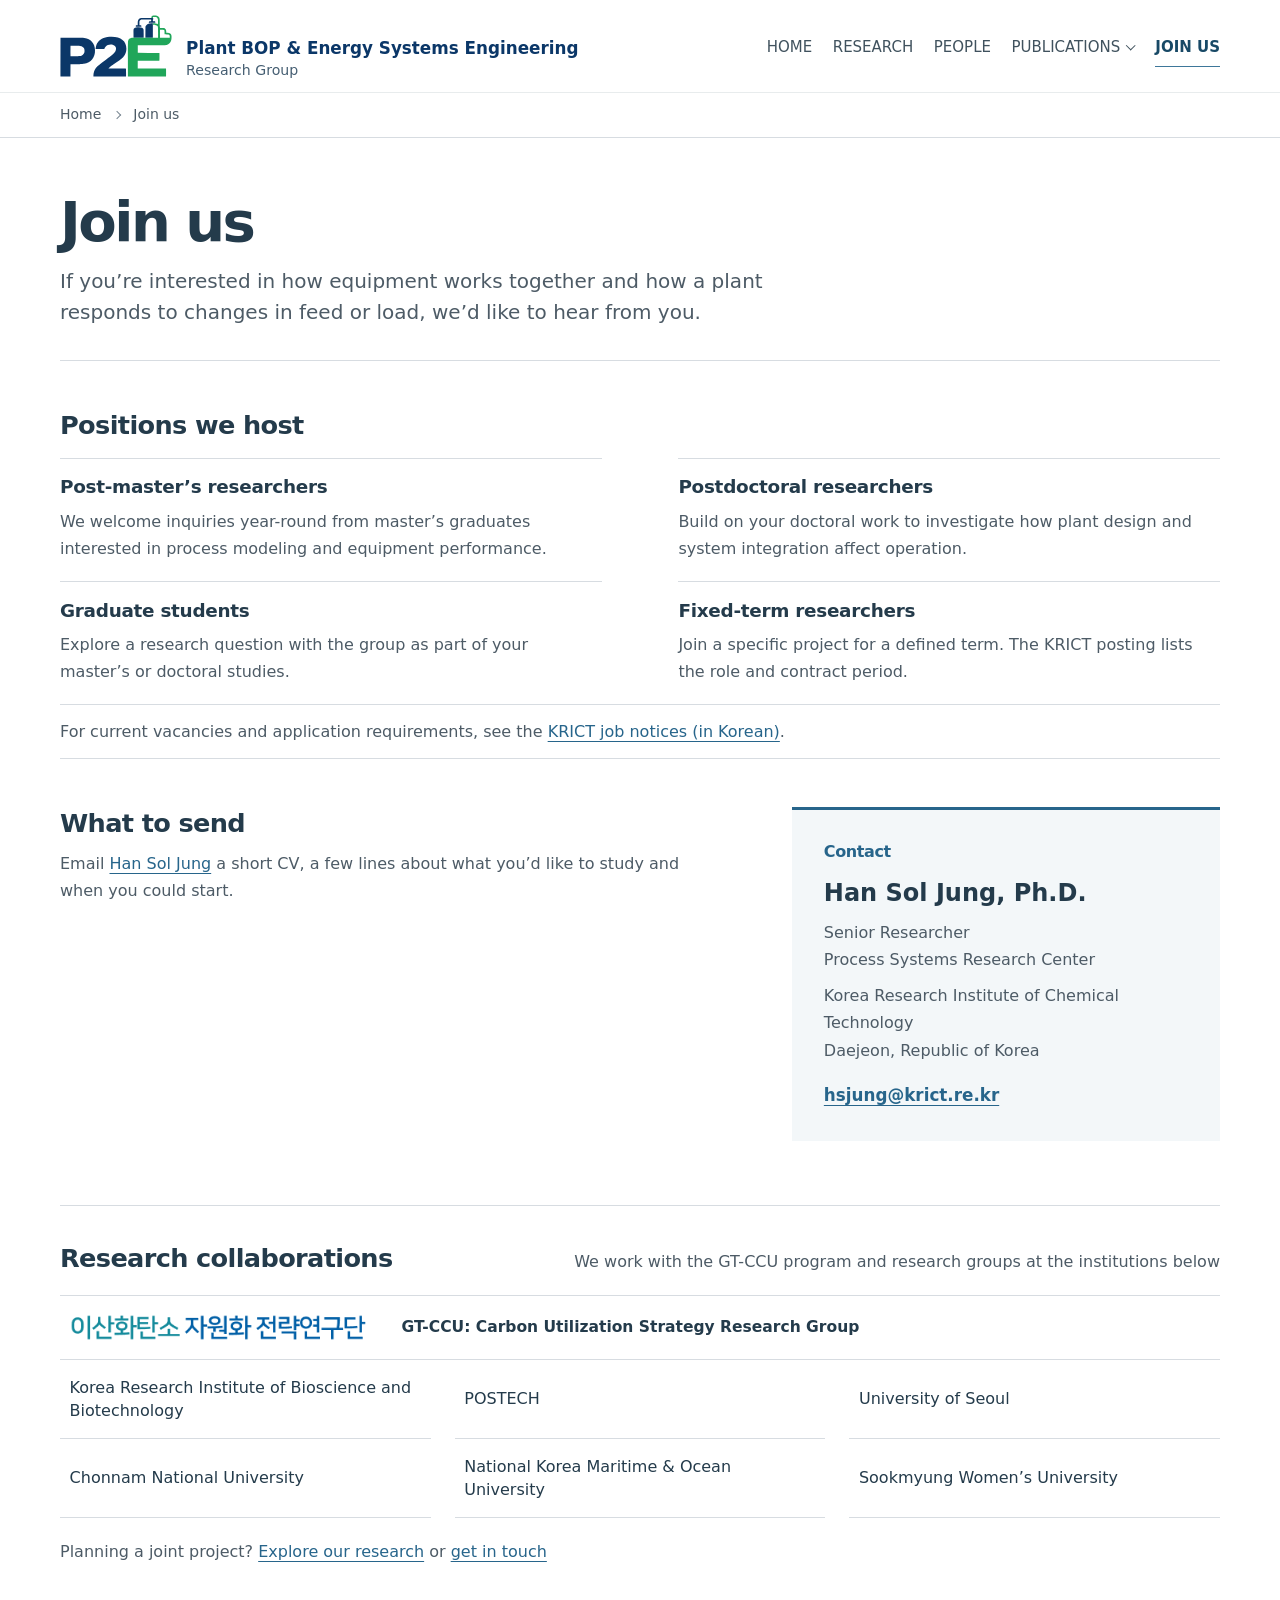
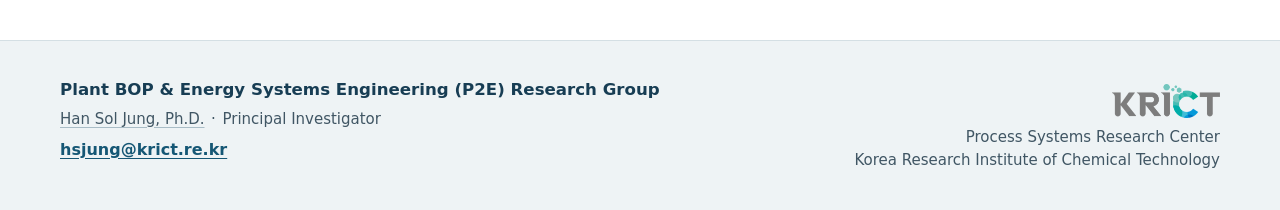
<file: join.html>
<!doctype html>
<html lang="en">
<head>
  <meta charset="utf-8">
  <meta name="viewport" content="width=device-width,initial-scale=1">
  <title>Join Us | P2E Research Group</title>
  <meta name="description" content="Research opportunities at P2E for post-master’s researchers, postdocs, graduate students and fixed-term researchers, with contact details and KRICT job notices.">
  <meta name="theme-color" content="#082b4d">
  <link rel="canonical" href="https://p2e-research-group.github.io/join.html">
  <link rel="icon" href="assets/p2e-favicon-v2.svg" type="image/svg+xml">
  <link rel="stylesheet" href="assets/site.css">
  <link rel="stylesheet" href="assets/components.css">
  <link rel="stylesheet" href="assets/responsive.css">
  <link rel="stylesheet" href="assets/editorial-polish.css">
  <meta property="og:title" content="Join Us | P2E Research Group">
  <meta property="og:description" content="Research opportunities at P2E for post-master’s researchers, postdocs, graduate students and fixed-term researchers, with contact details and KRICT job notices.">
  <meta property="og:type" content="website">
  <meta property="og:url" content="https://p2e-research-group.github.io/join.html">
  <script>document.documentElement.classList.add('js')</script>
  <!-- P2E shared social preview -->
  <meta property="og:site_name" content="P2E Research Group">
  <meta property="og:image" content="https://p2e-research-group.github.io/assets/p2e-og-v2.png">
  <meta property="og:image:type" content="image/png">
  <meta property="og:image:width" content="1200">
  <meta property="og:image:height" content="630">
  <meta property="og:image:alt" content="P2E Research Group — Plant BOP &amp; Energy Systems Engineering. From core technology to operable plant systems.">
<link rel="stylesheet" href="assets/interiors.css"><link rel="stylesheet" href="assets/lab.css">
  <link rel="stylesheet" href="assets/join-contact.css">
  <link rel="stylesheet" href="assets/join-positions.css">
</head>
<body data-lang="en" class="hv-interior hv-join hv-lab">
<a class="skip-link" href="#main-content"><span class="lang-en">Skip to content</span></a>
<header class="site-header">
  <div class="shell nav">
    <a class="brand" href="index.html" aria-label="Plant BOP &amp; Energy Systems Engineering (P2E) Research Group home"><img class="brand-icon" src="assets/p2e-mark-v2.svg" width="1036" height="569" alt=""><span class="brand-title"><span class="brand-field">Plant BOP &amp; Energy <span class="brand-field-end">Systems Engineering</span></span><span class="brand-group">Research Group</span></span></a>
    <nav id="main-menu" class="menu" aria-label="Main navigation"><a href="index.html"><span class="lang-en">HOME</span></a><a href="research.html"><span class="lang-en">RESEARCH</span></a><a href="people.html"><span class="lang-en">PEOPLE</span></a>
      <details class="nav-publications"><summary>PUBLICATIONS</summary>
        <div class="publication-menu"><a href="publications.html">Paper</a><a href="ip.html">Patent</a></div>
      </details>
      <a href="join.html" aria-current="page"><span class="lang-en">JOIN US</span></a></nav>

    <button class="nav-toggle" type="button" aria-label="Open navigation" aria-controls="main-menu" aria-expanded="false">☰</button>
  </div>
</header>
<main id="main-content">
  <div class="hv-trail"><div class="shell"><a href="index.html"><span class="lang-en">Home</span></a><span class="hv-chevron" aria-hidden="true"></span><span aria-current="page"><span class="lang-en">Join us</span></span></div></div>
  <div class="shell join-sheet">
    <header class="join-heading">
      <h1>Join us</h1>
      <p>If you’re interested in how equipment works together and how a plant responds to changes in feed or load, we’d like to hear from you.</p>
    </header>

    <section class="join-positions" id="routes" aria-labelledby="join-who">
      <h2 id="join-who">Positions we host</h2>
      <div class="join-position-list">
        <section>
          <h3>Post-master’s researchers</h3>
          <p>We welcome inquiries year-round from master’s graduates interested in process modeling and equipment performance.</p>
        </section>
        <section>
          <h3>Postdoctoral researchers</h3>
          <p>Build on your doctoral work to investigate how plant design and system integration affect operation.</p>
        </section>
        <section>
          <h3>Graduate students</h3>
          <p>Explore a research question with the group as part of your master’s or doctoral studies.</p>
        </section>
        <section>
          <h3>Fixed-term researchers</h3>
          <p>Join a specific project for a defined term. The KRICT posting lists the role and contract period.</p>
        </section>
      </div>
      <p class="join-openings">For current vacancies and application requirements, see the <a href="https://www.krict.kr/prog/jobOffer/kor/sub04_04_02_01/list.do">KRICT job notices (in Korean)</a>.</p>
    </section>

    <div class="join-columns">
      <div class="join-guide">
        <section id="fit" aria-labelledby="join-how">
          <h2 id="join-how">What to send</h2>
          <p>Email <a href="mailto:hsjung@krict.re.kr">Han Sol Jung</a> a short CV, a few lines about what you’d like to study and when you could start.</p>
        </section>
      </div>

      <section class="join-directory" id="contact" aria-labelledby="join-contact-title">
        <h2 id="join-contact-title">Contact</h2>
        <address>
          <p class="join-name">Han Sol Jung, Ph.D.</p>
          <p>Senior Researcher<br>Process Systems Research Center</p>
          <p>Korea Research Institute of Chemical Technology<br>Daejeon, Republic of Korea</p>
          <a class="join-mail" href="mailto:hsjung@krict.re.kr">hsjung@krict.re.kr</a>
        </address>
      </section>
    </div>

    <section class="join-collab" id="collaborative-integrity-fit" aria-labelledby="join-collab-title">
      <header class="collab-heading" id="collaborators">
        <h2 id="join-collab-title">Research collaborations</h2>
        <p>We work with the GT-CCU program and research groups at the institutions below</p>
      </header>
      <ul class="collab-list" role="list">
        <li class="collab-program"><a href="https://www.gt-ccu.com/"><img src="assets/collab-gt-ccu.png" alt="" width="372" height="34" loading="lazy" decoding="async"><span class="collab-name">GT-CCU: Carbon Utilization Strategy Research Group</span></a></li>
        <li>Korea Research Institute of Bioscience and Biotechnology</li>
        <li>POSTECH</li>
        <li>University of Seoul</li>
        <li>Chonnam National University</li>
        <li>National Korea Maritime &amp; Ocean University</li>
        <li>Sookmyung Women’s University</li>
      </ul>
      <p class="collab-contact">Planning a joint project? <a href="research.html#testbeds">Explore our research</a> or <a href="#contact">get in touch</a></p>
    </section>
  </div>
</main>
<footer class="footer">
  <div class="shell affiliation-footer">
    <div class="footer-contact">
      <p class="footer-name">Plant BOP &amp; Energy Systems Engineering (P2E) Research Group</p>
      <p><a class="footer-pi" href="people.html#pi">Han Sol Jung, Ph.D.</a> <span class="footer-separator" aria-hidden="true">·</span> Principal Investigator</p>
      <a class="footer-email" href="mailto:hsjung@krict.re.kr">hsjung@krict.re.kr</a>
    </div>
    <div class="footer-institute">
      <a class="footer-ci" href="https://www.krict.re.kr/eng/"><img src="assets/krict-wordmark.png" width="430" height="136" alt="Korea Research Institute of Chemical Technology (KRICT) homepage"></a>
      <p>Process Systems Research Center<br>Korea Research Institute of Chemical Technology</p>
    </div>
  </div>
</footer>
<script src="assets/site.js"></script>
</body>
</html>
</file>
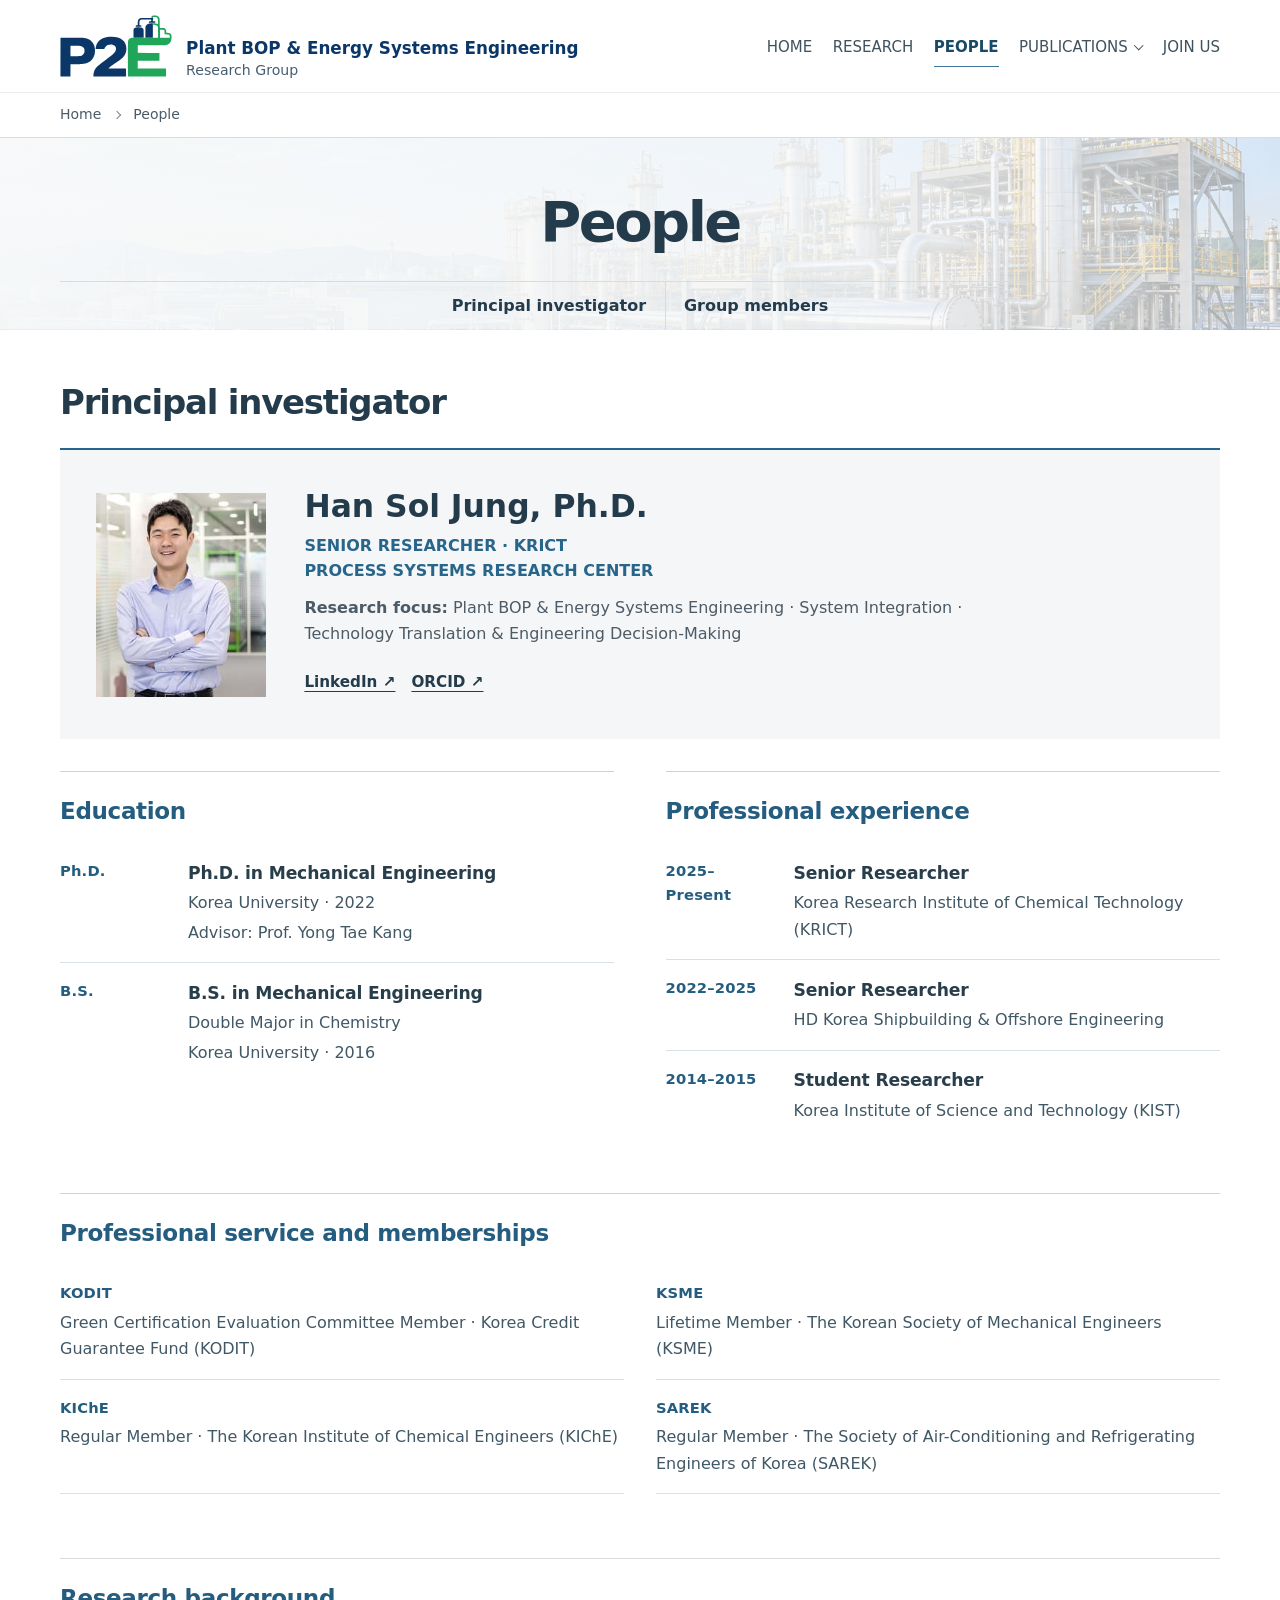
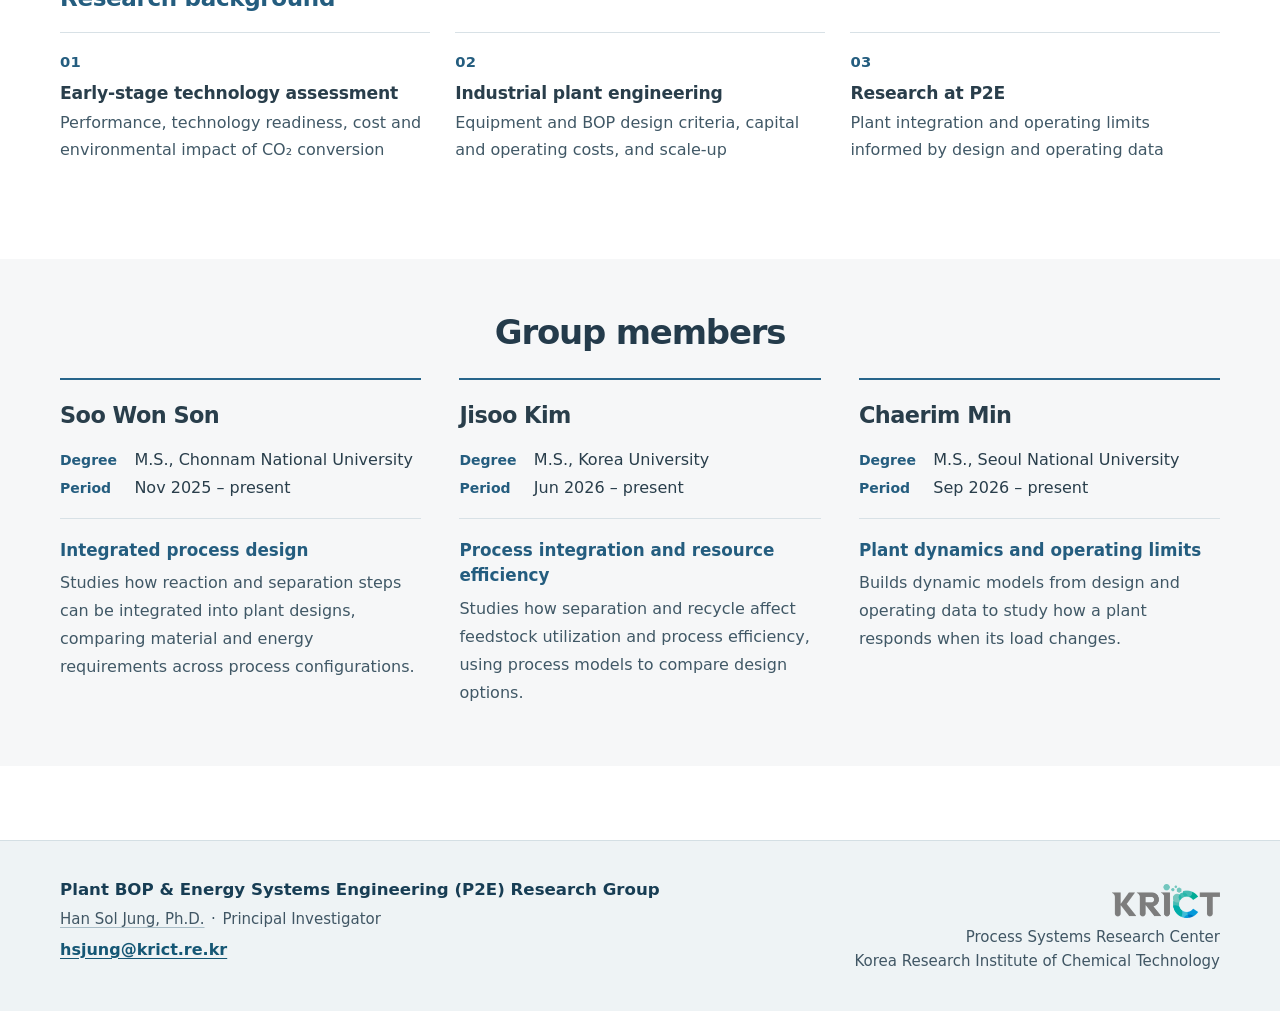
<file: people.html>
<!doctype html>
<html lang="en">
<head>
  <meta charset="utf-8">
  <meta name="viewport" content="width=device-width,initial-scale=1">
  <title>People | P2E Research Group</title>
  <meta name="description" content="Meet Han Sol Jung and the researchers studying plant design and operation at P2E, Korea Research Institute of Chemical Technology.">
  <meta name="theme-color" content="#082b4d">
  <link rel="canonical" href="https://p2e-research-group.github.io/people.html">
  <link rel="icon" href="assets/p2e-favicon-v2.svg" type="image/svg+xml">
  <link rel="stylesheet" href="assets/site.css">
  <link rel="stylesheet" href="assets/components.css">
  <link rel="stylesheet" href="assets/responsive.css">
  <link rel="stylesheet" href="assets/editorial-polish.css">
  <meta property="og:title" content="People | P2E Research Group">
  <meta property="og:description" content="Meet Han Sol Jung and the researchers studying plant design and operation at P2E, Korea Research Institute of Chemical Technology.">
  <meta property="og:type" content="website">
  <meta property="og:url" content="https://p2e-research-group.github.io/people.html">
  <script>document.documentElement.classList.add('js')</script>
  <!-- P2E shared social preview -->
  <meta property="og:site_name" content="P2E Research Group">
  <meta property="og:image" content="https://p2e-research-group.github.io/assets/p2e-og-v2.png">
  <meta property="og:image:type" content="image/png">
  <meta property="og:image:width" content="1200">
  <meta property="og:image:height" content="630">
  <meta property="og:image:alt" content="P2E Research Group — Plant BOP &amp; Energy Systems Engineering. From core technology to operable plant systems.">
<link rel="stylesheet" href="assets/interiors.css"><link rel="stylesheet" href="assets/lab.css"><link rel="stylesheet" href="assets/people-profile.css">
</head>
<body data-lang="en" class="hv-interior hv-people hv-lab">
<a class="skip-link" href="#main-content"><span class="lang-en">Skip to content</span></a>
<header class="site-header"><div class="shell nav"><a class="brand" href="index.html" aria-label="Plant BOP &amp; Energy Systems Engineering (P2E) Research Group home"><img class="brand-icon" src="assets/p2e-mark-v2.svg" width="1036" height="569" alt=""><span class="brand-title"><span class="brand-field">Plant BOP &amp; Energy <span class="brand-field-end">Systems Engineering</span></span><span class="brand-group">Research Group</span></span></a><nav id="main-menu" class="menu" aria-label="Main navigation"><a href="index.html"><span class="lang-en">HOME</span></a><a href="research.html"><span class="lang-en">RESEARCH</span></a><a href="people.html" aria-current="page"><span class="lang-en">PEOPLE</span></a>
      <details class="nav-publications"><summary>PUBLICATIONS</summary>
        <div class="publication-menu"><a href="publications.html">Paper</a><a href="ip.html">Patent</a></div>
      </details>
      <a href="join.html"><span class="lang-en">JOIN US</span></a></nav><button class="nav-toggle" type="button" aria-label="Open navigation" aria-controls="main-menu" aria-expanded="false">☰</button></div></header>
<main id="main-content">
<div class="hv-trail"><div class="shell"><a href="index.html"><span class="lang-en">Home</span></a><span class="hv-chevron" aria-hidden="true"></span><span aria-current="page"><span class="lang-en">People</span></span></div></div><section class="page-hero"><div class="shell"><h1><span class="lang-en">People</span></h1><div class="page-nav"><a href="#pi"><span class="lang-en">Principal investigator</span></a><a href="#researchers"><span class="lang-en">Group members</span></a></div></div></section>
<section class="section reveal anchor-target" id="pi">
  <div class="shell">
    <div class="section-head"><div><h2><span class="lang-en">Principal investigator</span></h2></div></div>
    <div class="people-feature pi-profile">
      <div class="pi-sidebar">
        <article class="pi-card">
          <img class="pi-portrait" src="assets/han-sol-jung.jpg" alt="Han Sol Jung, Principal Investigator">
<div class="pi-identity-copy">
          <h2>Han Sol Jung, Ph.D.</h2>
          <div class="role" data-current-appointment="true" data-original-center-ko="공정시스템연구센터"><span class="lang-en">Senior Researcher · KRICT<br>Process Systems Research Center</span></div>
          <p><span class="lang-en"><strong>Research focus:</strong> Plant BOP &amp; Energy Systems Engineering · System Integration · Technology Translation &amp; Engineering Decision-Making</span></p>
          <div class="profile-links"><a href="https://www.linkedin.com/in/han-sol-jung-9278b9273" target="_blank" rel="noopener noreferrer">LinkedIn ↗</a><a href="https://orcid.org/0000-0001-5560-3544" target="_blank" rel="noopener noreferrer">ORCID ↗</a></div>
        </div>
</article>

      </div>

      <div class="pi-biography">
        <section class="profile-block" aria-labelledby="pi-education-heading">
          <h3 class="pi-section-heading" id="pi-education-heading">Education</h3>
          <div class="cv-list">
            <article class="cv-entry">
              <div class="cv-period">Ph.D.</div>
              <div><h4><span class="lang-en">Ph.D. in Mechanical Engineering</span></h4><p><span class="lang-en">Korea University · 2022</span></p><p class="cv-detail"><span class="lang-en">Advisor: Prof. Yong Tae Kang</span></p></div>
            </article>
            <article class="cv-entry">
              <div class="cv-period">B.S.</div>
              <div><h4><span class="lang-en">B.S. in Mechanical Engineering</span></h4><p><span class="lang-en">Double Major in Chemistry</span></p><p class="cv-detail"><span class="lang-en">Korea University · 2016</span></p></div>
            </article>
          </div>
        </section>

        <section class="profile-block" aria-labelledby="pi-experience-heading">
          <h3 class="pi-section-heading" id="pi-experience-heading">Professional experience</h3>
          <div class="cv-list">
            <article class="cv-entry">
              <div class="cv-period"><span class="lang-en">2025–Present</span></div>
              <div><h4><span class="lang-en">Senior Researcher</span></h4><p><span class="lang-en">Korea Research Institute of Chemical Technology (KRICT)</span></p></div>
            </article>
            <article class="cv-entry">
              <div class="cv-period">2022–2025</div>
              <div><h4><span class="lang-en">Senior Researcher</span></h4><p><span class="lang-en">HD Korea Shipbuilding &amp; Offshore Engineering</span></p></div>
            </article>
            <article class="cv-entry">
              <div class="cv-period"><span class="lang-en">2014–2015</span></div>
              <div><h4><span class="lang-en">Student Researcher</span></h4><p><span class="lang-en">Korea Institute of Science and Technology (KIST)</span></p></div>
            </article>
          </div>
        </section>

        <section class="profile-block pi-service-block" aria-labelledby="pi-service-heading">
          <h3 class="pi-section-heading" id="pi-service-heading">Professional service and memberships</h3>
          <div class="professional-service-grid">
            <article class="professional-service-item"><b>KODIT</b><p><span class="lang-en">Green Certification Evaluation Committee Member · Korea Credit Guarantee Fund (KODIT)</span></p></article>
            <article class="professional-service-item"><b>KSME</b><p><span class="lang-en">Lifetime Member · The Korean Society of Mechanical Engineers (KSME)</span></p></article>
            <article class="professional-service-item"><b>KIChE</b><p><span class="lang-en">Regular Member · The Korean Institute of Chemical Engineers (KIChE)</span></p></article>
            <article class="professional-service-item"><b>SAREK</b><p><span class="lang-en">Regular Member · The Society of Air-Conditioning and Refrigerating Engineers of Korea (SAREK)</span></p></article>
          </div>
        </section>

      </div>

      <article class="profile-panel pi-continuity">

        <h3 class="pi-section-heading">Research background</h3>
        <div class="pi-trajectory"><article class="trajectory-step"><div class="card-number">01</div><h4><span class="lang-en">Early-stage technology assessment</span></h4><p><span class="lang-en">Performance, technology readiness, cost and environmental impact of CO₂ conversion</span></p></article><article class="trajectory-step"><div class="card-number">02</div><h4><span class="lang-en">Industrial plant engineering</span></h4><p><span class="lang-en">Equipment and BOP design criteria, capital and operating costs, and scale-up</span></p></article><article class="trajectory-step current"><div class="card-number">03</div><h4><span class="lang-en">Research at P2E</span></h4><p><span class="lang-en">Plant integration and operating limits informed by design and operating data</span></p></article></div>
      </article>
    </div>
  </div>
</section>
<section class="section alt reveal anchor-target" id="researchers"><div class="shell"><div class="section-head"><div><h2><span class="lang-en">Group members</span></h2></div></div><div class="researcher-grid"><article class="researcher-card"><h3>Soo Won Son</h3>
        <dl class="member-facts">
          <div><dt>Degree</dt><dd>M.S., Chonnam National University</dd></div>
          <div><dt>Period</dt><dd><time datetime="2025-11">Nov 2025</time> – present</dd></div>
        </dl><strong><span class="lang-en">Integrated process design</span></strong><p class="lang-en">Studies how reaction and separation steps can be integrated into plant designs, comparing material and energy requirements across process configurations.</p></article>
      <article class="researcher-card"><h3>Jisoo Kim</h3>
        <dl class="member-facts">
          <div><dt>Degree</dt><dd>M.S., Korea University</dd></div>
          <div><dt>Period</dt><dd><time datetime="2026-06">Jun 2026</time> – present</dd></div>
        </dl><strong><span class="lang-en">Process integration and resource efficiency</span></strong><p class="lang-en">Studies how separation and recycle affect feedstock utilization and process efficiency, using process models to compare design options.</p></article>
      <article class="researcher-card"><h3>Chaerim Min</h3>
        <dl class="member-facts">
          <div><dt>Degree</dt><dd>M.S., Seoul National University</dd></div>
          <div><dt>Period</dt><dd><time datetime="2026-09">Sep 2026</time> – present</dd></div>
        </dl><strong><span class="lang-en">Plant dynamics and operating limits</span></strong><p class="lang-en">Builds dynamic models from design and operating data to study how a plant responds when its load changes.</p></article></div></div></section>
</main>
<footer class="footer">
  <div class="shell affiliation-footer">
    <div class="footer-contact">
      <p class="footer-name">Plant BOP &amp; Energy Systems Engineering (P2E) Research Group</p>
      <p><a class="footer-pi" href="people.html#pi">Han Sol Jung, Ph.D.</a> <span class="footer-separator" aria-hidden="true">·</span> Principal Investigator</p>
      <a class="footer-email" href="mailto:hsjung@krict.re.kr">hsjung@krict.re.kr</a>
    </div>
    <div class="footer-institute">
      <a class="footer-ci" href="https://www.krict.re.kr/eng/"><img src="assets/krict-wordmark.png" width="430" height="136" alt="Korea Research Institute of Chemical Technology (KRICT) homepage"></a>
      <p>Process Systems Research Center<br>Korea Research Institute of Chemical Technology</p>
    </div>
  </div>
</footer><script src="assets/site.js"></script></body></html>
</file>
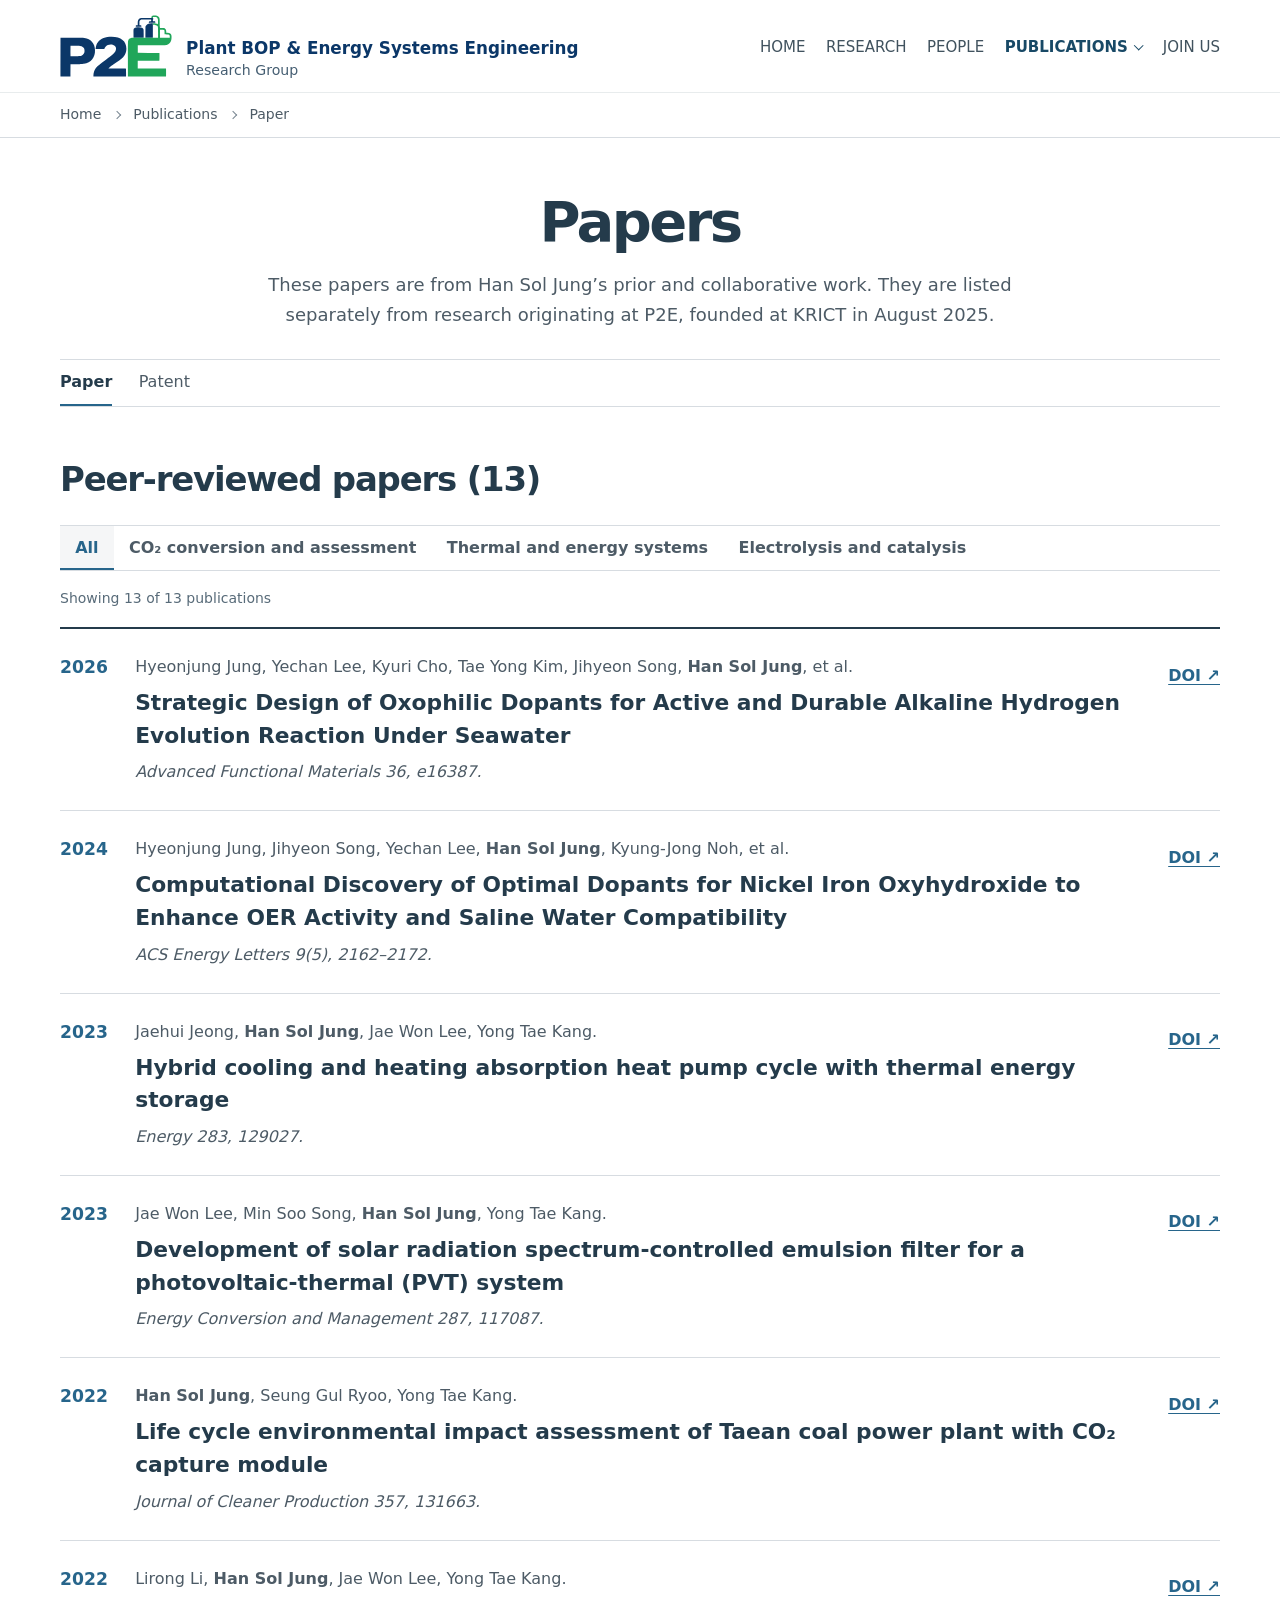
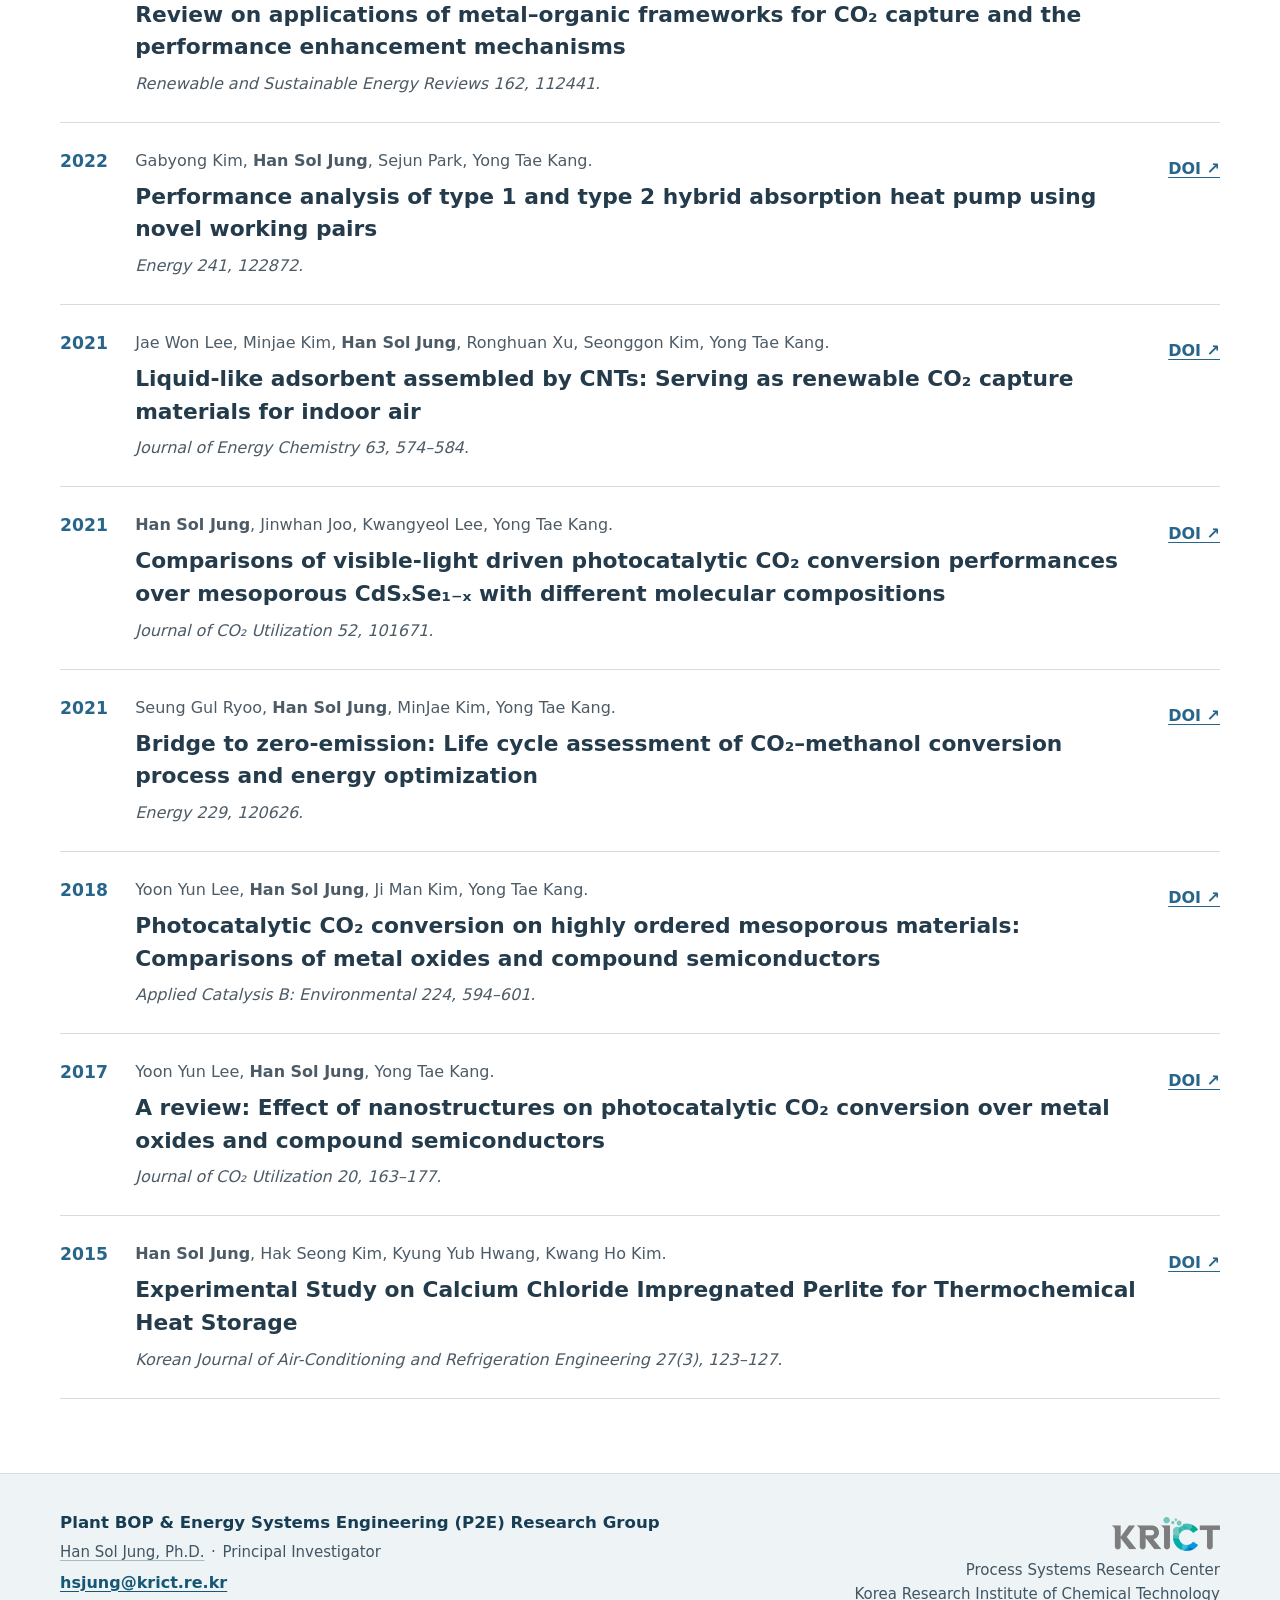
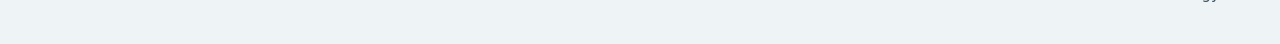
<file: publications.html>
<!doctype html>
<html lang="en">
<head>
  <meta charset="utf-8">
  <meta name="viewport" content="width=device-width,initial-scale=1">
  <title>Papers | P2E Research Group</title>
  <meta name="description" content="Peer-reviewed publications from Han Sol Jung's prior and collaborative research, presented as the P2E principal investigator's research background.">
  <meta name="theme-color" content="#082b4d">
  <link rel="canonical" href="https://p2e-research-group.github.io/publications.html">
  <link rel="icon" href="assets/p2e-favicon-v2.svg" type="image/svg+xml">
  <link rel="stylesheet" href="assets/site.css">
  <link rel="stylesheet" href="assets/components.css">
  <link rel="stylesheet" href="assets/responsive.css">
  <link rel="stylesheet" href="assets/editorial-polish.css">
  <meta property="og:title" content="Papers | P2E Research Group">
  <meta property="og:description" content="Peer-reviewed publications from Han Sol Jung's prior and collaborative research, presented as the P2E principal investigator's research background.">
  <meta property="og:type" content="website">
  <meta property="og:url" content="https://p2e-research-group.github.io/publications.html">
  <script>document.documentElement.classList.add('js')</script>
  <!-- P2E shared social preview -->
  <meta property="og:site_name" content="P2E Research Group">
  <meta property="og:image" content="https://p2e-research-group.github.io/assets/p2e-og-v2.png">
  <meta property="og:image:type" content="image/png">
  <meta property="og:image:width" content="1200">
  <meta property="og:image:height" content="630">
  <meta property="og:image:alt" content="P2E Research Group — Plant BOP &amp; Energy Systems Engineering. From core technology to operable plant systems.">
<link rel="stylesheet" href="assets/interiors.css"><link rel="stylesheet" href="assets/lab.css"></head>
<body data-lang="en" class="hv-interior hv-publications hv-lab">
<a class="skip-link" href="#main-content"><span class="lang-en">Skip to content</span></a>
<header class="site-header">
  <div class="shell nav">
    <a class="brand" href="index.html" aria-label="Plant BOP &amp; Energy Systems Engineering (P2E) Research Group home"><img class="brand-icon" src="assets/p2e-mark-v2.svg" width="1036" height="569" alt=""><span class="brand-title"><span class="brand-field">Plant BOP &amp; Energy <span class="brand-field-end">Systems Engineering</span></span><span class="brand-group">Research Group</span></span></a>
    <nav id="main-menu" class="menu" aria-label="Main navigation"><a href="index.html"><span class="lang-en">HOME</span></a><a href="research.html"><span class="lang-en">RESEARCH</span></a><a href="people.html"><span class="lang-en">PEOPLE</span></a>
      <details class="nav-publications current-section"><summary>PUBLICATIONS</summary>
        <div class="publication-menu"><a href="publications.html" aria-current="page">Paper</a><a href="ip.html">Patent</a></div>
      </details>
      <a href="join.html"><span class="lang-en">JOIN US</span></a></nav>

    <button class="nav-toggle" type="button" aria-label="Open navigation" aria-controls="main-menu" aria-expanded="false">☰</button>
  </div>
</header>
<main id="main-content">
  <div class="hv-trail"><div class="shell"><a href="index.html">Home</a><span class="hv-chevron" aria-hidden="true"></span><span>Publications</span><span class="hv-chevron" aria-hidden="true"></span><span aria-current="page">Paper</span></div></div><section class="page-hero"><div class="shell"><h1><span class="lang-en">Papers</span></h1><p><span class="lang-en">These papers are from Han Sol Jung’s prior and collaborative work. They are listed separately from research originating at P2E, founded at KRICT in August 2025.</span></p><div class="publication-bar"><nav class="publication-tabs" aria-label="Publication categories"><a href="publications.html" aria-current="page">Paper</a><a href="ip.html">Patent</a></nav></div></div></section>

  <section class="section reveal anchor-target" id="background-record">
    <div class="shell">
      <div class="section-head"><div><h2><span class="lang-en">Peer-reviewed papers (13)</span></h2></div></div>
      <div class="pub-filter" role="group" aria-label="Publication filters" aria-controls="publication-results">
        <button type="button" data-publication-filter="all" aria-pressed="true"><span class="lang-en">All</span></button>
        <button type="button" data-publication-filter="co2" aria-pressed="false"><span class="lang-en">CO₂ conversion and assessment</span></button>
        <button type="button" data-publication-filter="thermal" aria-pressed="false"><span class="lang-en">Thermal and energy systems</span></button>
        <button type="button" data-publication-filter="electrolysis" aria-pressed="false"><span class="lang-en">Electrolysis and catalysis</span></button>
      </div>
      <p id="publication-filter-status" class="publication-filter-status" role="status" aria-live="polite" aria-atomic="true"></p>
      <div class="publication-list" id="publication-results"><article class="publication-item" data-publication-category="electrolysis"><div class="pub-year">2026</div><div class="pub-citation">Hyeonjung Jung, Yechan Lee, Kyuri Cho, Tae Yong Kim, Jihyeon Song, <strong>Han Sol Jung</strong>, et al.<span class="pub-title">Strategic Design of Oxophilic Dopants for Active and Durable Alkaline Hydrogen Evolution Reaction Under Seawater</span><em>Advanced Functional Materials 36, e16387.</em></div><a class="source-link" href="https://doi.org/10.1002/adfm.202516387" target="_blank" rel="noopener noreferrer">DOI ↗</a></article><article class="publication-item" data-publication-category="electrolysis"><div class="pub-year">2024</div><div class="pub-citation">Hyeonjung Jung, Jihyeon Song, Yechan Lee, <strong>Han Sol Jung</strong>, Kyung-Jong Noh, et al.<span class="pub-title">Computational Discovery of Optimal Dopants for Nickel Iron Oxyhydroxide to Enhance OER Activity and Saline Water Compatibility</span><em>ACS Energy Letters 9(5), 2162–2172.</em></div><a class="source-link" href="https://doi.org/10.1021/acsenergylett.4c00442" target="_blank" rel="noopener noreferrer">DOI ↗</a></article><article class="publication-item" data-publication-category="thermal"><div class="pub-year">2023</div><div class="pub-citation">Jaehui Jeong, <strong>Han Sol Jung</strong>, Jae Won Lee, Yong Tae Kang.<span class="pub-title">Hybrid cooling and heating absorption heat pump cycle with thermal energy storage</span><em>Energy 283, 129027.</em></div><a class="source-link" href="https://doi.org/10.1016/j.energy.2023.129027" target="_blank" rel="noopener noreferrer">DOI ↗</a></article><article class="publication-item" data-publication-category="thermal"><div class="pub-year">2023</div><div class="pub-citation">Jae Won Lee, Min Soo Song, <strong>Han Sol Jung</strong>, Yong Tae Kang.<span class="pub-title">Development of solar radiation spectrum-controlled emulsion filter for a photovoltaic-thermal (PVT) system</span><em>Energy Conversion and Management 287, 117087.</em></div><a class="source-link" href="https://doi.org/10.1016/j.enconman.2023.117087" target="_blank" rel="noopener noreferrer">DOI ↗</a></article><article class="publication-item" data-publication-category="co2"><div class="pub-year">2022</div><div class="pub-citation"><strong>Han Sol Jung</strong>, Seung Gul Ryoo, Yong Tae Kang.<span class="pub-title">Life cycle environmental impact assessment of Taean coal power plant with CO₂ capture module</span><em>Journal of Cleaner Production 357, 131663.</em></div><a class="source-link" href="https://doi.org/10.1016/j.jclepro.2022.131663" target="_blank" rel="noopener noreferrer">DOI ↗</a></article><article class="publication-item" data-publication-category="co2"><div class="pub-year">2022</div><div class="pub-citation">Lirong Li, <strong>Han Sol Jung</strong>, Jae Won Lee, Yong Tae Kang.<span class="pub-title">Review on applications of metal–organic frameworks for CO₂ capture and the performance enhancement mechanisms</span><em>Renewable and Sustainable Energy Reviews 162, 112441.</em></div><a class="source-link" href="https://doi.org/10.1016/j.rser.2022.112441" target="_blank" rel="noopener noreferrer">DOI ↗</a></article><article class="publication-item" data-publication-category="thermal"><div class="pub-year">2022</div><div class="pub-citation">Gabyong Kim, <strong>Han Sol Jung</strong>, Sejun Park, Yong Tae Kang.<span class="pub-title">Performance analysis of type 1 and type 2 hybrid absorption heat pump using novel working pairs</span><em>Energy 241, 122872.</em></div><a class="source-link" href="https://doi.org/10.1016/j.energy.2021.122872" target="_blank" rel="noopener noreferrer">DOI ↗</a></article><article class="publication-item" data-publication-category="co2"><div class="pub-year">2021</div><div class="pub-citation">Jae Won Lee, Minjae Kim, <strong>Han Sol Jung</strong>, Ronghuan Xu, Seonggon Kim, Yong Tae Kang.<span class="pub-title">Liquid-like adsorbent assembled by CNTs: Serving as renewable CO₂ capture materials for indoor air</span><em>Journal of Energy Chemistry 63, 574–584.</em></div><a class="source-link" href="https://doi.org/10.1016/j.jechem.2021.08.027" target="_blank" rel="noopener noreferrer">DOI ↗</a></article><article class="publication-item" data-publication-category="co2"><div class="pub-year">2021</div><div class="pub-citation"><strong>Han Sol Jung</strong>, Jinwhan Joo, Kwangyeol Lee, Yong Tae Kang.<span class="pub-title">Comparisons of visible-light driven photocatalytic CO₂ conversion performances over mesoporous CdSₓSe₁₋ₓ with different molecular compositions</span><em>Journal of CO₂ Utilization 52, 101671.</em></div><a class="source-link" href="https://doi.org/10.1016/j.jcou.2021.101671" target="_blank" rel="noopener noreferrer">DOI ↗</a></article><article class="publication-item" data-publication-category="co2"><div class="pub-year">2021</div><div class="pub-citation">Seung Gul Ryoo, <strong>Han Sol Jung</strong>, MinJae Kim, Yong Tae Kang.<span class="pub-title">Bridge to zero-emission: Life cycle assessment of CO₂–methanol conversion process and energy optimization</span><em>Energy 229, 120626.</em></div><a class="source-link" href="https://doi.org/10.1016/j.energy.2021.120626" target="_blank" rel="noopener noreferrer">DOI ↗</a></article><article class="publication-item" data-publication-category="co2"><div class="pub-year">2018</div><div class="pub-citation">Yoon Yun Lee, <strong>Han Sol Jung</strong>, Ji Man Kim, Yong Tae Kang.<span class="pub-title">Photocatalytic CO₂ conversion on highly ordered mesoporous materials: Comparisons of metal oxides and compound semiconductors</span><em>Applied Catalysis B: Environmental 224, 594–601.</em></div><a class="source-link" href="https://doi.org/10.1016/j.apcatb.2017.10.068" target="_blank" rel="noopener noreferrer">DOI ↗</a></article><article class="publication-item" data-publication-category="co2"><div class="pub-year">2017</div><div class="pub-citation">Yoon Yun Lee, <strong>Han Sol Jung</strong>, Yong Tae Kang.<span class="pub-title">A review: Effect of nanostructures on photocatalytic CO₂ conversion over metal oxides and compound semiconductors</span><em>Journal of CO₂ Utilization 20, 163–177.</em></div><a class="source-link" href="https://doi.org/10.1016/j.jcou.2017.05.019" target="_blank" rel="noopener noreferrer">DOI ↗</a></article><article class="publication-item" data-publication-category="thermal"><div class="pub-year">2015</div><div class="pub-citation"><strong>Han Sol Jung</strong>, Hak Seong Kim, Kyung Yub Hwang, Kwang Ho Kim.<span class="pub-title">Experimental Study on Calcium Chloride Impregnated Perlite for Thermochemical Heat Storage</span><em>Korean Journal of Air-Conditioning and Refrigeration Engineering 27(3), 123–127.</em></div><a class="source-link" href="https://doi.org/10.6110/KJACR.2015.27.3.123" target="_blank" rel="noopener noreferrer">DOI ↗</a></article></div>
    </div>
  </section>
</main>
<footer class="footer">
  <div class="shell affiliation-footer">
    <div class="footer-contact">
      <p class="footer-name">Plant BOP &amp; Energy Systems Engineering (P2E) Research Group</p>
      <p><a class="footer-pi" href="people.html#pi">Han Sol Jung, Ph.D.</a> <span class="footer-separator" aria-hidden="true">·</span> Principal Investigator</p>
      <a class="footer-email" href="mailto:hsjung@krict.re.kr">hsjung@krict.re.kr</a>
    </div>
    <div class="footer-institute">
      <a class="footer-ci" href="https://www.krict.re.kr/eng/"><img src="assets/krict-wordmark.png" width="430" height="136" alt="Korea Research Institute of Chemical Technology (KRICT) homepage"></a>
      <p>Process Systems Research Center<br>Korea Research Institute of Chemical Technology</p>
    </div>
  </div>
</footer>
<script src="assets/site.js"></script>
</body>
</html>
</file>
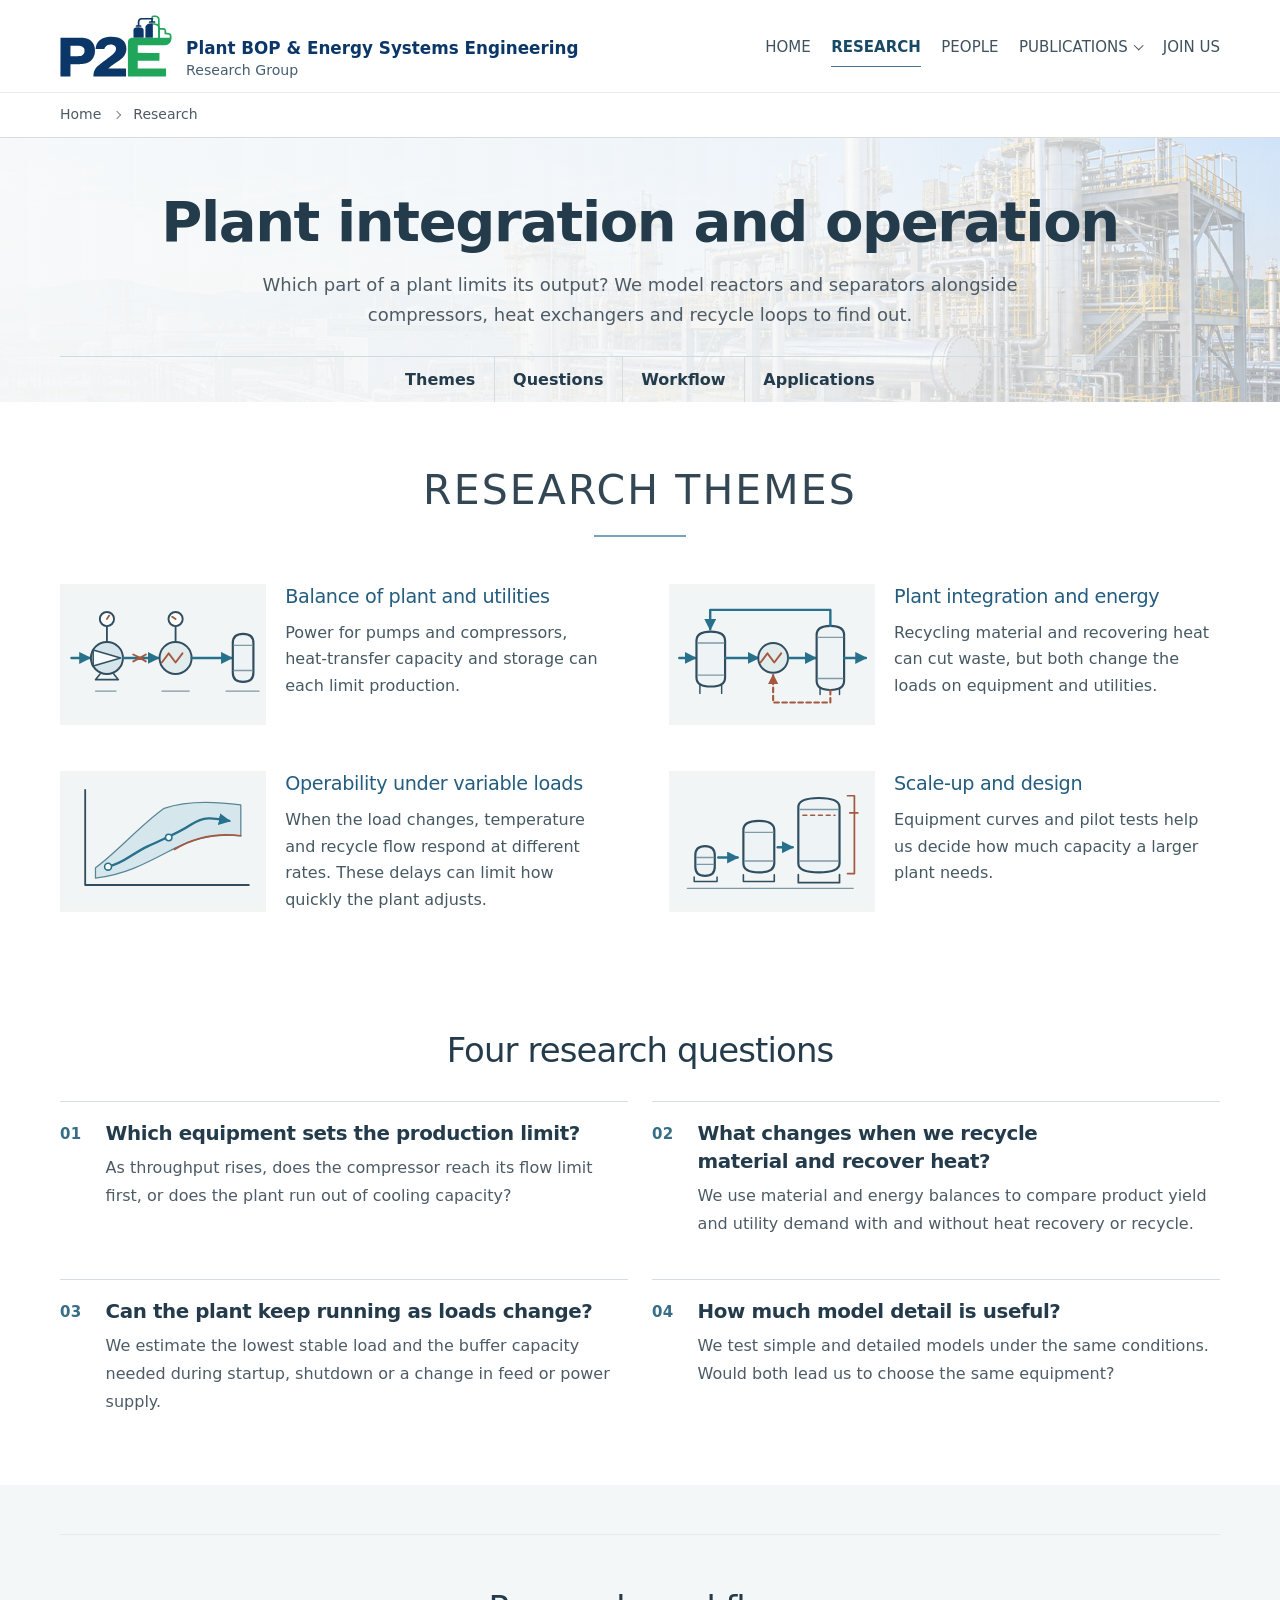
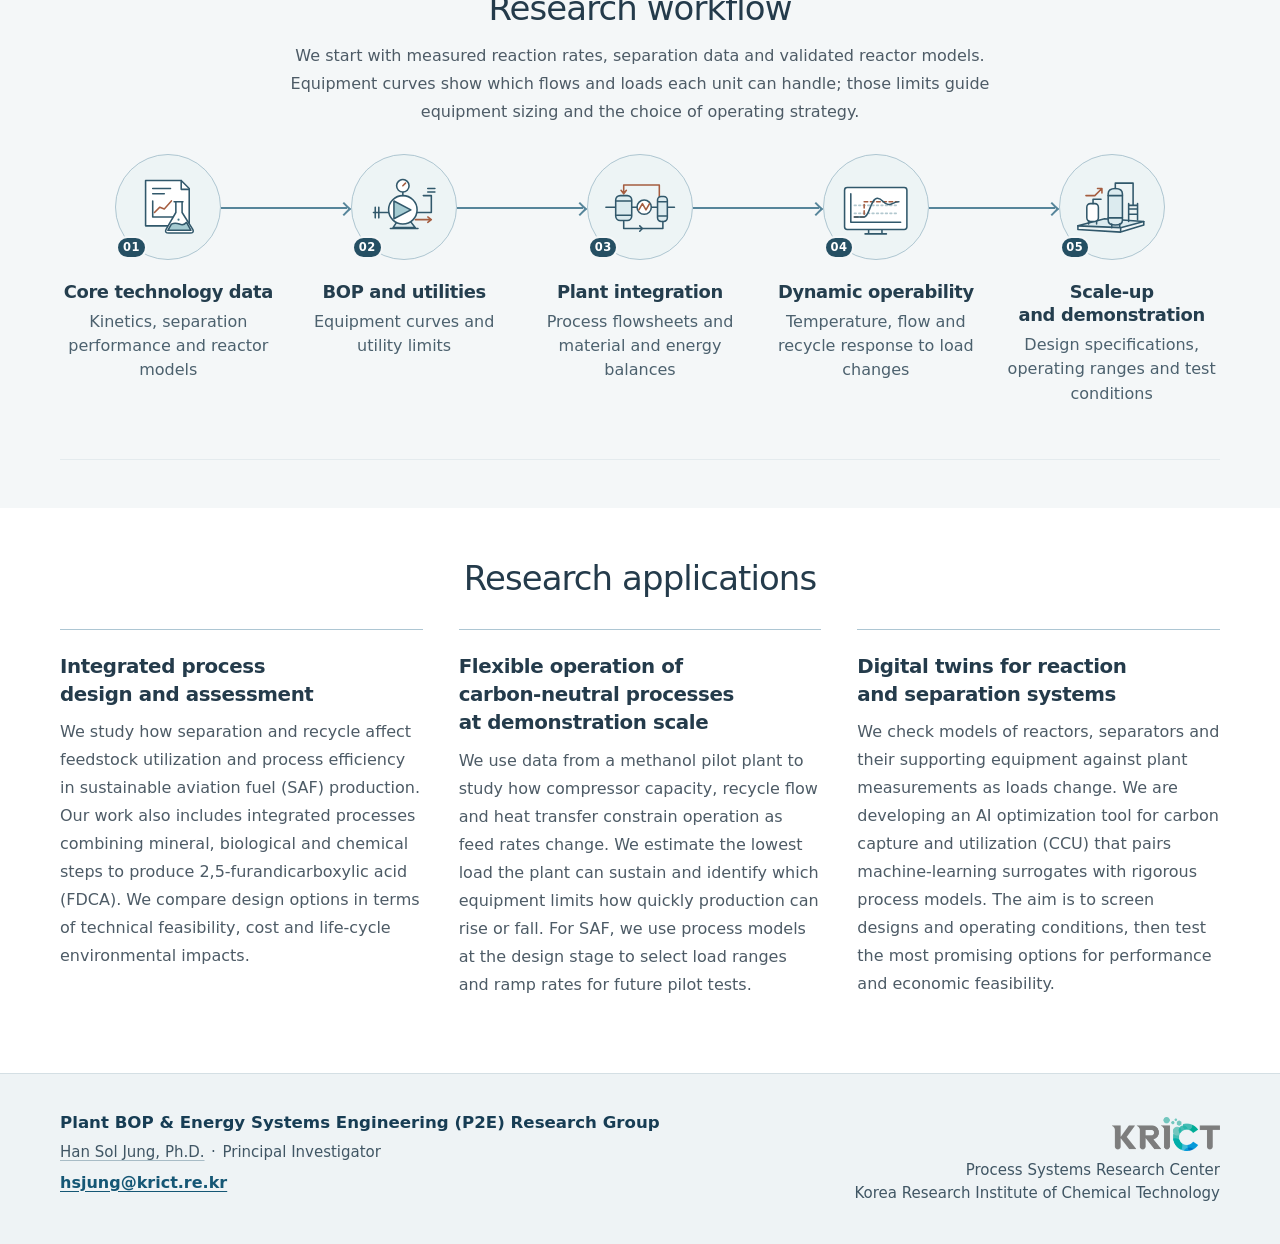
<file: research.html>
<!doctype html>
<html lang="en">
<head>
  <meta charset="utf-8">
  <meta name="viewport" content="width=device-width,initial-scale=1">
  <title>Research | P2E Research Group</title>
  <meta name="description" content="How P2E designs integrated processes, studies flexible plant operation and builds digital twins for reaction and separation equipment.">
  <meta name="theme-color" content="#082b4d">
  <link rel="canonical" href="https://p2e-research-group.github.io/research.html">
  <link rel="icon" href="assets/p2e-favicon-v2.svg" type="image/svg+xml">
  <link rel="stylesheet" href="assets/site.css">
  <link rel="stylesheet" href="assets/components.css">
  <link rel="stylesheet" href="assets/responsive.css">
  <link rel="stylesheet" href="assets/editorial-polish.css">
  <meta property="og:title" content="Research | P2E Research Group">
  <meta property="og:description" content="How P2E designs integrated processes, studies flexible plant operation and builds digital twins for reaction and separation equipment.">
  <meta property="og:type" content="website">
  <meta property="og:url" content="https://p2e-research-group.github.io/research.html">
  <script>document.documentElement.classList.add('js')</script>
  <!-- P2E shared social preview -->
  <meta property="og:site_name" content="P2E Research Group">
  <meta property="og:image" content="https://p2e-research-group.github.io/assets/p2e-og-v2.png">
  <meta property="og:image:type" content="image/png">
  <meta property="og:image:width" content="1200">
  <meta property="og:image:height" content="630">
  <meta property="og:image:alt" content="P2E Research Group — Plant BOP &amp; Energy Systems Engineering. From core technology to operable plant systems.">
<link rel="stylesheet" href="assets/interiors.css"><link rel="stylesheet" href="assets/lab.css"><link rel="stylesheet" href="assets/research-gallery.css"></head>
<body data-lang="en" class="hv-interior hv-research hv-lab">
<a class="skip-link" href="#main-content"><span class="lang-en">Skip to content</span></a>
<header class="site-header">
  <div class="shell nav">
    <a class="brand" href="index.html" aria-label="Plant BOP &amp; Energy Systems Engineering (P2E) Research Group home"><img class="brand-icon" src="assets/p2e-mark-v2.svg" width="1036" height="569" alt=""><span class="brand-title"><span class="brand-field">Plant BOP &amp; Energy <span class="brand-field-end">Systems Engineering</span></span><span class="brand-group">Research Group</span></span></a>
    <nav id="main-menu" class="menu" aria-label="Main navigation"><a href="index.html"><span class="lang-en">HOME</span></a><a href="research.html" aria-current="page"><span class="lang-en">RESEARCH</span></a><a href="people.html"><span class="lang-en">PEOPLE</span></a>
      <details class="nav-publications"><summary>PUBLICATIONS</summary>
        <div class="publication-menu"><a href="publications.html">Paper</a><a href="ip.html">Patent</a></div>
      </details>
      <a href="join.html"><span class="lang-en">JOIN US</span></a></nav>

    <button class="nav-toggle" type="button" aria-label="Open navigation" aria-controls="main-menu" aria-expanded="false">☰</button>
  </div>
</header>
<main id="main-content">
  <div class="hv-trail"><div class="shell"><a href="index.html"><span class="lang-en">Home</span></a><span class="hv-chevron" aria-hidden="true"></span><span aria-current="page"><span class="lang-en">Research</span></span></div></div><section class="page-hero"><div class="shell"><h1><span class="lang-en">Plant integration and operation</span></h1><p><span class="lang-en">Which part of a plant limits its output? We model reactors and separators alongside compressors, heat exchangers and recycle loops to find out.</span></p><div class="page-nav"><a href="#themes"><span class="lang-en">Themes</span></a><a href="#questions"><span class="lang-en">Questions</span></a><a href="#architecture"><span class="lang-en">Workflow</span></a><a href="#testbeds"><span class="lang-en">Applications</span></a></div></div></section>

  <section class="section anchor-target" id="themes">
    <div class="shell">
      <div class="section-head"><div><h2><span class="lang-en">Research themes</span></h2></div></div>
      <div class="area-gallery">
        <article class="area-study"><img class="area-image" src="assets/theme-bop.svg" alt="A pump, exchanger and vessel connected by a common process line, with equipment limits" loading="lazy" decoding="async" width="180" height="118"><div class="area-text"><h3><span class="lang-en">Balance of plant and utilities</span></h3><p><span class="lang-en">Power for pumps and compressors, heat-transfer capacity and storage can each limit production.</span></p></div></article>
        <article class="area-study"><img class="area-image" src="assets/theme-integration.svg" alt="Material recycle and heat recovery between two process units" loading="lazy" decoding="async" width="180" height="118"><div class="area-text"><h3><span class="lang-en">Plant integration and energy</span></h3><p><span class="lang-en">Recycling material and recovering heat can cut waste, but both change the loads on equipment and utilities.</span></p></div></article>
        <article class="area-study"><img class="area-image" src="assets/theme-operability.svg" alt="A qualitative operating trajectory within a feasible envelope" loading="lazy" decoding="async" width="180" height="118"><div class="area-text"><h3><span class="lang-en">Operability under variable loads</span></h3><p><span class="lang-en">When the load changes, temperature and recycle flow respond at different rates. These delays can limit how quickly the plant adjusts.</span></p></div></article>
        <article class="area-study"><img class="area-image" src="assets/theme-design.svg" alt="Equipment scale-up and design margin at different vessel sizes" loading="lazy" decoding="async" width="180" height="118"><div class="area-text"><h3><span class="lang-en">Scale-up and design</span></h3><p><span class="lang-en">Equipment curves and pilot tests help us decide how much capacity a larger plant needs.</span></p></div></article>
      </div>
    </div>
  </section>

  <section class="section anchor-target" id="questions">
    <div class="shell">
      <div class="section-head"><div><h2><span class="lang-en">Four research questions</span></h2></div></div>
      <div class="question-grid">
        <article class="question-card"><div class="question-label">01</div><div><h3><span class="lang-en">Which equipment sets the production limit?</span></h3><p><span class="lang-en">As throughput rises, does the compressor reach its flow limit first, or does the plant run out of cooling capacity?</span></p></div></article>
        <article class="question-card"><div class="question-label">02</div><div><h3><span class="lang-en">What changes when we recycle material and recover heat?</span></h3><p><span class="lang-en">We use material and energy balances to compare product yield and utility demand with and without heat recovery or recycle.</span></p></div></article>
        <article class="question-card"><div class="question-label">03</div><div><h3><span class="lang-en">Can the plant keep running as loads change?</span></h3><p><span class="lang-en">We estimate the lowest stable load and the buffer capacity needed during startup, shutdown or a change in feed or power supply.</span></p></div></article>
        <article class="question-card"><div class="question-label">04</div><div><h3><span class="lang-en">How much model detail is useful?</span></h3><p><span class="lang-en">We test simple and detailed models under the same conditions. Would both lead us to choose the same equipment?</span></p></div></article>
      </div>
    </div>
  </section>

  <section class="section alt anchor-target" id="architecture">
    <div class="shell anchor-target" id="positioning">
      <div class="section-head"><div><h2><span class="lang-en">Research workflow</span></h2></div><p>We start with measured reaction rates, separation data and validated reactor models. Equipment curves show which flows and loads each unit can handle; those limits guide equipment sizing and the choice of operating strategy.</p></div>
      <ol class="research-flow" role="list" aria-label="Research workflow in five stages">
        <li class="wf-step">
          <div class="wf-mark" aria-hidden="true"><svg viewBox="0 0 96 88" width="96" height="88" focusable="false"><g><path class="wf-paper" d="M22 14h40l9 9v42H22z"/><path d="M62 14v10h9M30 23h20M30 29h13"/><path d="M30 37v18h23"/><path class="wf-accent" d="m32 50 6-6 5 2 8-9"/><path class="wf-paper" d="M54 38h10m-8 0v12L45 69q-2 4 3 4h24q5 0 3-4L63 50V38"/><path class="wf-fill" d="m51 63-4 7h26l-5-9q-3 4-8 2t-9 0Z"/><circle cx="59" cy="58" r="1.2" stroke="none" fill="#427788"/></g></svg><span class="wf-index">01</span></div>
          <div class="wf-copy"><h3><span class="lang-en">Core technology data</span></h3><p><span class="lang-en">Kinetics, separation performance and reactor models</span></p></div>
        </li>
        <li class="wf-step">
          <div class="wf-mark" aria-hidden="true"><svg viewBox="0 0 96 88" width="96" height="88" focusable="false"><g><path d="M14 50h20m25 0h20V31h-9"/><path class="wf-metal" d="M36 67 42 58h12l7 9z"/><path d="M33 68h31"/><circle class="wf-paper" cx="47" cy="47" r="16"/><path class="wf-fill" d="M37 37 56 47 37 57z"/><path d="M47 31v-4"/><circle class="wf-paper" cx="47" cy="20" r="7"/><path class="wf-accent" d="m47 20 3-3"/><path d="M16 44v12m4-12v12M75 27h8m-8-4h8"/><path class="wf-accent" d="M61 58h18m-4-3 4 3-4 3"/></g></svg><span class="wf-index">02</span></div>
          <div class="wf-copy"><h3><span class="lang-en">BOP and utilities</span></h3><p><span class="lang-en">Equipment curves and utility limits</span></p></div>
        </li>
        <li class="wf-step">
          <div class="wf-mark" aria-hidden="true"><svg viewBox="0 0 96 88" width="96" height="88" focusable="false"><g><path class="wf-accent" d="M70 33V19H30v10m-3-4 3 4 3-4"/><path d="M10 44h12m17 0h11m10 0h8m8 0h11"/><rect class="wf-metal" x="21" y="31" width="18" height="28" rx="5"/><path d="M22 37h16m-16 16h16"/><circle class="wf-paper" cx="53" cy="44" r="8"/><path class="wf-accent" d="m47 47 4-7 4 7 4-7"/><rect class="wf-metal" x="68" y="32" width="11" height="28" rx="4"/><path d="M69 38h9m-9 16h9M30 60v8h44v-8"/><path d="m48 65 3 3-3 3"/></g></svg><span class="wf-index">03</span></div>
          <div class="wf-copy"><h3><span class="lang-en">Plant integration</span></h3><p><span class="lang-en">Process flowsheets and material and energy balances</span></p></div>
        </li>
        <li class="wf-step">
          <div class="wf-mark" aria-hidden="true"><svg viewBox="0 0 96 88" width="96" height="88" focusable="false"><g><rect class="wf-paper" x="13" y="22" width="70" height="47" rx="3"/><path d="M20 29v32h56"/><path class="wf-muted" d="M24 42h50m-50 9h50" stroke-dasharray="2 3"/><path class="wf-accent" d="M24 55h11V38h37" stroke-dasharray="4 3"/><path d="M24 55h11c6 0 7-21 15-21 6 0 7 8 13 7 4 0 5-3 11-3"/><path d="M40 70v4m15-4v4m-19 0h24"/></g></svg><span class="wf-index">04</span></div>
          <div class="wf-copy"><h3><span class="lang-en">Dynamic operability</span></h3><p><span class="lang-en">Temperature, flow and recycle response to load changes</span></p></div>
        </li>
        <li class="wf-step">
          <div class="wf-mark" aria-hidden="true"><svg viewBox="0 0 96 88" width="96" height="88" focusable="false"><g><path class="wf-metal" d="m10 65 48 2 26-7-44-3z"/><path d="M10 65v4l48 3 26-8v-4m-26 7v5"/><rect class="wf-paper" x="20" y="40" width="13" height="20" rx="4"/><path d="M22 60v3m9-3v3m-4-23v-5h9"/><path class="wf-metal" d="M44 29q0-6 8-6t8 6v30q0 5-8 5t-8-5z"/><path d="M44 31h16m-16 25h16m-12 7v4m9-4v3m-5-43v-6h20v11m-4 14h9m-5-14v14m-5-2v20m10-20v18m-10-12h10m-10 6h10"/><path class="wf-accent" d="M19 31h10l8-8m-5 0h5v5"/></g></svg><span class="wf-index">05</span></div>
          <div class="wf-copy"><h3><span class="lang-en">Scale-up and demonstration</span></h3><p><span class="lang-en">Design specifications, operating ranges and test conditions</span></p></div>
        </li>
      </ol>
    </div>
  </section>

  <section class="section alt anchor-target" id="testbeds">
    <div class="shell">
      <div class="section-head"><div><h2><span class="lang-en">Research applications</span></h2></div></div>
      <div class="grid three">
        <article class="card" id="integrated-process-design">
          <h3>Integrated process design and assessment</h3>
          <p>We study how separation and recycle affect feedstock utilization and process efficiency in sustainable aviation fuel (SAF) production. Our work also includes integrated processes combining mineral, biological and chemical steps to produce 2,5-furandicarboxylic acid (FDCA). We compare design options in terms of technical feasibility, cost and life-cycle environmental impacts.</p>
        </article>
        <article class="card" id="flexible-plant-operation">
          <h3>Flexible operation of carbon-neutral processes at demonstration scale</h3>
          <p>We use data from a methanol pilot plant to study how compressor capacity, recycle flow and heat transfer constrain operation as feed rates change. We estimate the lowest load the plant can sustain and identify which equipment limits how quickly production can rise or fall. For SAF, we use process models at the design stage to select load ranges and ramp rates for future pilot tests.</p>
        </article>
        <article class="card" id="reaction-separation-twins">
          <h3>Digital twins for reaction and separation systems</h3>
          <p>We check models of reactors, separators and their supporting equipment against plant measurements as loads change. We are developing an AI optimization tool for carbon capture and utilization (CCU) that pairs machine-learning surrogates with rigorous process models. The aim is to screen designs and operating conditions, then test the most promising options for performance and economic feasibility.</p>
        </article>
      </div>
    </div>
  </section>
</main>
<footer class="footer">
  <div class="shell affiliation-footer">
    <div class="footer-contact">
      <p class="footer-name">Plant BOP &amp; Energy Systems Engineering (P2E) Research Group</p>
      <p><a class="footer-pi" href="people.html#pi">Han Sol Jung, Ph.D.</a> <span class="footer-separator" aria-hidden="true">·</span> Principal Investigator</p>
      <a class="footer-email" href="mailto:hsjung@krict.re.kr">hsjung@krict.re.kr</a>
    </div>
    <div class="footer-institute">
      <a class="footer-ci" href="https://www.krict.re.kr/eng/"><img src="assets/krict-wordmark.png" width="430" height="136" alt="Korea Research Institute of Chemical Technology (KRICT) homepage"></a>
      <p>Process Systems Research Center<br>Korea Research Institute of Chemical Technology</p>
    </div>
  </div>
</footer>
<script src="assets/site.js"></script>
</body>
</html>
</file>
<file: assets/site.css>
:root {
  --navy-950: #061f37;
  --navy-900: #082b4d;
  --navy-800: #0b3a67;
  --navy-700: #145184;
  --green-600: #16a85a;
  --green-700: #0d8244;
  --green-500: #22c96a;
  --green-100: #e9f9f0;
  --blue-100: #edf4f8;
  --amber-100: #fff5d7;
  --amber-700: #7a5a08;
  --ink: #102033;
  --muted: #586b79;
  --muted-2: #647682;
  --surface: #ffffff;
  --background: #f6f9fb;
  --line: #dbe5ec;
  --line-strong: #c5d4de;
  --radius-sm: 12px;
  --radius: 18px;
  --radius-lg: 26px;
  --shadow: 0 18px 48px rgba(8, 43, 77, .09);
  --shadow-soft: 0 10px 28px rgba(8, 43, 77, .06);
  --max: 1200px;
  --header-height: 78px;
}

* { box-sizing: border-box; }
html { scroll-behavior: smooth; }
body {
  margin: 0;
  background: var(--background);
  color: var(--ink);
  font-family: "Segoe UI", "Apple SD Gothic Neo", "Noto Sans KR", "Malgun Gothic", system-ui, -apple-system, sans-serif;
  line-height: 1.62;
  text-rendering: optimizeLegibility;
  -webkit-font-smoothing: antialiased;
}
img { display: block; max-width: 100%; }
a { color: inherit; text-decoration: none; }
button, input, textarea, select { font: inherit; }
button { color: inherit; }
p, h1, h2, h3, h4 { overflow-wrap: anywhere; }
.page-hero .lang-ko,
.page-hero ~ .section .section-head .lang-ko { word-break: keep-all; overflow-wrap: normal; }

.skip-link {
  position: fixed;
  left: 16px;
  top: -80px;
  z-index: 200;
  background: var(--navy-950);
  color: #fff;
  padding: 10px 14px;
  border-radius: 10px;
  font-weight: 800;
  transition: top .2s;
}
.skip-link:focus { top: 12px; }

.shell { width: min(var(--max), calc(100% - 40px)); margin-inline: auto; }
.narrow { width: min(840px, calc(100% - 40px)); margin-inline: auto; }
.section { padding: 78px 0; }
.section.alt { background: var(--surface); }
.section.dark { background: var(--navy-950); color: #fff; }
.section.compact { padding: 54px 0; }
.anchor-target { scroll-margin-top: 110px; }

.eyebrow {
  color: var(--green-700);
  font-size: 11px;
  font-weight: 900;
  letter-spacing: .14em;
  text-transform: uppercase;
}
.kicker {
  display: inline-flex;
  align-items: center;
  gap: 8px;
  color: var(--navy-800);
  background: var(--blue-100);
  border: 1px solid var(--line);
  border-radius: 999px;
  padding: 7px 10px;
  font-size: 10px;
  font-weight: 850;
  letter-spacing: .06em;
  text-transform: uppercase;
}
.kicker::before {
  content: "";
  width: 7px;
  height: 7px;
  border-radius: 50%;
  background: var(--green-500);
}
.accent { color: var(--green-600); }
.muted { color: var(--muted); }
.small { font-size: 12px; color: var(--muted); }
.lead { color: var(--muted); font-size: 17px; max-width: 810px; }

.site-header {
  position: sticky;
  inset-block-start: 0;
  z-index: 80;
  min-height: var(--header-height);
  background: rgba(237, 244, 248, .97);
  border-bottom: 1px solid var(--line);
  border-bottom-color: var(--line-strong);
  backdrop-filter: blur(14px);
}
.nav {
  min-height: var(--header-height);
  display: flex;
  align-items: center;
  gap: 24px;
}
.brand { display: flex; align-items: center; margin-right: auto; }
.brand img { width: 270px; max-width: 40vw; height: auto; }
.menu { display: flex; align-items: center; gap: 18px; }
.menu a {
  position: relative;
  padding: 28px 0 24px;
  color: #31495a;
  font-size: 11.5px;
  font-weight: 850;
  letter-spacing: .035em;
}
.menu a::after {
  content: "";
  position: absolute;
  left: 0;
  right: 100%;
  bottom: 18px;
  height: 2px;
  background: var(--green-500);
  transition: right .18s ease;
}
.menu a:hover::after,
.menu a[aria-current="page"]::after { right: 0; }
.menu a[aria-current="page"] { color: var(--navy-900); }
.lang-toggle {
  display: inline-flex;
  overflow: hidden;
  border: 1px solid var(--line);
  border-radius: 999px;
  background: #fff;
}
.lang-toggle button {
  border: 0;
  background: transparent;
  min-width: 38px;
  padding: 7px 9px;
  color: var(--muted);
  font-size: 10.5px;
  font-weight: 900;
  cursor: pointer;
}
.lang-toggle button[aria-pressed="true"] { background: var(--navy-800); color: #fff; }
.nav-toggle {
  display: none;
  width: 42px;
  height: 42px;
  border: 1px solid var(--line);
  border-radius: 11px;
  background: #fff;
  cursor: pointer;
  font-size: 18px;
}

.hero {
  padding: 88px 0 72px;
  background:
    radial-gradient(circle at 83% 12%, rgba(34, 201, 106, .12), transparent 24%),
    linear-gradient(180deg, #fff 0%, #f5f9fb 100%);
  border-bottom: 1px solid var(--line);
}
.hero-grid {
  display: grid;
  grid-template-columns: minmax(0, 1.08fr) minmax(340px, .92fr);
  gap: 60px;
  align-items: center;
}
.hero h1,
.page-hero h1 {
  margin: 14px 0 20px;
  color: var(--navy-950);
  font-size: clamp(42px, 6vw, 72px);
  letter-spacing: -.05em;
  line-height: 1.04;
}
.hero h1 > .lang-ko {
  font-size: .875em;
  word-break: keep-all;
  overflow-wrap: normal;
}
.hero-lead { max-width: 760px; color: var(--muted); font-size: 18px; }
.hero-meta { display: flex; flex-wrap: wrap; gap: 8px; margin-top: 20px; }
.meta-pill {
  display: inline-flex;
  align-items: center;
  gap: 7px;
  padding: 7px 10px;
  border: 1px solid var(--line);
  border-radius: 999px;
  background: rgba(255, 255, 255, .8);
  color: #496173;
  font-size: 10px;
  font-weight: 800;
}
.meta-pill strong { color: var(--navy-800); }
.actions { display: flex; flex-wrap: wrap; gap: 10px; margin-top: 27px; }
.btn {
  display: inline-flex;
  align-items: center;
  justify-content: center;
  min-height: 46px;
  padding: 0 17px;
  border: 1px solid var(--line);
  border-radius: 12px;
  font-size: 12.5px;
  font-weight: 850;
  transition: transform .18s, background .18s, border-color .18s;
}
.btn:hover { transform: translateY(-1px); }
.btn.primary { background: var(--navy-800); border-color: var(--navy-800); color: #fff; }
.btn.primary:hover { background: var(--navy-950); }
.btn.secondary { background: #fff; color: var(--navy-800); }
.btn.secondary:hover { border-color: var(--green-500); }
.btn.ghost { color: #fff; border-color: rgba(255, 255, 255, .25); background: transparent; }

.translation-card {
  padding: 28px;
  border-radius: var(--radius-lg);
  background: var(--navy-950);
  box-shadow: var(--shadow);
  color: #fff;
}
.translation-card .card-label {
  color: #86e9ac;
  font-size: 10px;
  font-weight: 900;
  letter-spacing: .13em;
}
.translation-stack { display: grid; gap: 10px; margin-top: 17px; }
.translation-step {
  position: relative;
  padding: 14px 14px 14px 42px;
  border: 1px solid rgba(255, 255, 255, .14);
  border-radius: 13px;
  background: rgba(255, 255, 255, .045);
}
.translation-step:not(:last-child)::after {
  content: "↓";
  position: absolute;
  left: 17px;
  bottom: -18px;
  z-index: 2;
  color: var(--green-500);
  font-weight: 950;
}
.translation-step b { display: block; font-size: 12.5px; }
.translation-step span { display: block; margin-top: 2px; color: #bdd0dc; font-size: 10.5px; }
.translation-step.final { border-color: rgba(34, 201, 106, .55); background: rgba(34, 201, 106, .11); }

.section-head {
  display: flex;
  align-items: end;
  justify-content: space-between;
  gap: 30px;
  margin-bottom: 28px;
}
.section-head h2 {
  margin: 7px 0 0;
  color: var(--navy-950);
  font-size: clamp(30px, 4vw, 46px);
  letter-spacing: -.04em;
  line-height: 1.13;
}
.section-head p { max-width: 670px; margin: 0; color: var(--muted); }
.section.dark .section-head h2 { color: #fff; }
.section.dark .section-head p { color: #c5d5df; }

.grid { display: grid; gap: 15px; }
.grid.two { grid-template-columns: repeat(2, minmax(0, 1fr)); }
.grid.three { grid-template-columns: repeat(3, minmax(0, 1fr)); }
.grid.four { grid-template-columns: repeat(4, minmax(0, 1fr)); }
.grid.five { grid-template-columns: repeat(5, minmax(0, 1fr)); }
.card {
  border: 1px solid var(--line);
  border-radius: var(--radius);
  background: var(--surface);
  padding: 23px;
  box-shadow: 0 0 0 rgba(8, 43, 77, 0);
  transition: transform .18s, box-shadow .18s, border-color .18s;
}
.card:hover { transform: translateY(-2px); border-color: var(--line-strong); box-shadow: var(--shadow-soft); }
.card h3 { margin: 7px 0 9px; color: var(--navy-800); font-size: 20px; line-height: 1.3; }
.card p { margin: 0; color: var(--muted); font-size: 12.5px; }
.card-number { color: var(--green-700); font-size: 9.5px; font-weight: 900; letter-spacing: .12em; }
.card-link { display: inline-flex; margin-top: 15px; color: var(--navy-800); font-size: 11px; font-weight: 850; }
.tags { display: flex; flex-wrap: wrap; gap: 6px; margin-top: 14px; }
.tags span {
  padding: 5px 7px;
  border-radius: 999px;
  background: var(--blue-100);
  color: #486777;
  font-size: 9px;
  font-weight: 800;
}

.home-clarity .lang-ko {
  word-break: keep-all;
  overflow-wrap: normal;
}
.why-copy { display: grid; gap: 12px; max-width: 680px; }
.section-head .why-copy p { max-width: none; margin: 0; }
.why-emphasis {
  padding: 12px 14px;
  border-left: 3px solid var(--green-500);
  border-radius: 0 12px 12px 0;
  background: var(--green-100);
  color: var(--navy-800) !important;
  font-weight: 800;
}
.concept-bridge {
  display: grid;
  grid-template-columns: minmax(0, .9fr) 42px minmax(0, 1.15fr) 42px minmax(0, .9fr);
  gap: 10px;
  align-items: stretch;
}
.concept-node {
  display: flex;
  flex-direction: column;
  justify-content: center;
  padding: 27px;
  border: 1px solid var(--line);
  border-radius: var(--radius-lg);
  background: var(--surface);
}
.concept-node h3 { margin: 8px 0; color: var(--navy-800); font-size: 24px; }
.concept-node p { margin: 0; color: var(--muted); font-size: 13px; }
.concept-node.p2e-integration-node {
  border-color: var(--green-500);
  background: var(--navy-900);
  color: #fff;
  box-shadow: 0 16px 34px rgba(10, 40, 58, .18);
}
.p2e-integration-node h3 { color: #fff; }
.p2e-integration-node p { color: #dbe7ee; }
.p2e-integration-node .card-number { color: var(--green-500); }
.concept-node.plant-decisions-node { border-color: #c8ead7; background: var(--green-100); }
.concept-link {
  display: flex;
  align-items: center;
  justify-content: center;
  color: var(--green-700);
  text-align: center;
}
.concept-link::before { content: "→"; font-size: 24px; font-weight: 900; }
.homepage-question-card { align-items: start; }
.homepage-question-card .technical-label {
  margin-bottom: 5px;
  color: var(--green-700);
  font-size: 9px;
  font-weight: 900;
  letter-spacing: .1em;
}
.decision-card { display: flex; flex-direction: column; min-height: 230px; }
.decision-card .decision-detail {
  margin-top: auto;
  padding-top: 17px;
  border-top: 1px solid var(--line);
  color: #4e6675;
  font-size: 11px;
}
.decision-principle {
  margin: 22px 0 0;
  color: var(--navy-800);
  font-size: 12px;
  font-weight: 850;
  text-align: right;
}
.testbed-fields { display: grid; gap: 13px; margin: 12px 0 18px; }
.testbed-field + .testbed-field { padding-top: 12px; border-top: 1px solid var(--line); }
.testbed-field .field-label {
  color: var(--green-700);
  font-size: 9px;
  font-weight: 900;
  letter-spacing: .1em;
}
.testbed-field p { margin: 4px 0 0; color: var(--muted); font-size: 11px; }
.collaboration-home-card { min-height: 250px; }
.collaboration-home-card h3 { font-size: 19px; }

.status-card { display: flex; flex-direction: column; min-height: 290px; }
.status-row { display: flex; align-items: center; justify-content: space-between; gap: 12px; }
.status-badge {
  display: inline-flex;
  align-items: center;
  gap: 6px;
  border-radius: 999px;
  padding: 5px 8px;
  background: var(--green-100);
  color: #2d6d4e;
  font-size: 9px;
  font-weight: 900;
  letter-spacing: .05em;
  text-transform: uppercase;
}
.status-badge::before { content: ""; width: 6px; height: 6px; border-radius: 50%; background: var(--green-500); }
.status-badge.planned { background: var(--amber-100); color: var(--amber-700); }
.status-badge.planned::before { background: #c89417; }
.status-owner { color: var(--muted-2); font-size: 9.5px; font-weight: 800; }
.status-card .evidence-line {
  margin-top: auto;
  padding-top: 16px;
  border-top: 1px solid var(--line);
  color: #4e6675;
  font-size: 10.5px;
}
.status-card .evidence-line b { color: var(--navy-800); }

.evidence-band {
  display: grid;
  grid-template-columns: repeat(3, minmax(0, 1fr));
  overflow: hidden;
  border: 1px solid var(--line);
  border-radius: var(--radius-lg);
  background: #fff;
}
.evidence-stage { padding: 25px; border-right: 1px solid var(--line); }
.evidence-stage:last-child { border-right: 0; }
.evidence-stage .stage { color: var(--green-700); font-size: 9px; font-weight: 900; letter-spacing: .12em; }
.evidence-stage h3 { margin: 7px 0; color: var(--navy-800); font-size: 18px; }
.evidence-stage p { margin: 0; color: var(--muted); font-size: 11.5px; }

.people-preview { display: grid; grid-template-columns: 1.2fr 1fr 1fr; gap: 15px; }
.person-card { display: flex; gap: 15px; align-items: flex-start; }
.person-mark {
  flex: 0 0 48px;
  width: 48px;
  height: 48px;
  display: grid;
  place-items: center;
  border-radius: 14px;
  background: var(--blue-100);
  color: var(--navy-800);
  font-size: 12px;
  font-weight: 950;
}
.person-card.primary .person-mark { background: var(--navy-800); color: #fff; }
.role { color: var(--green-700); font-size: 9px; font-weight: 900; letter-spacing: .09em; text-transform: uppercase; }
.person-card h3 { margin: 3px 0 4px; font-size: 17px; }
.person-card p { font-size: 11.5px; }

.output-strip { display: grid; grid-template-columns: repeat(3, 1fr); gap: 15px; }
.output-card { border: 1px solid var(--line); border-radius: var(--radius); padding: 24px; background: #fff; }
.output-card .metric { display: block; color: var(--navy-800); font-size: 18px; font-weight: 900; }
.output-card p { color: var(--muted); font-size: 11.5px; }
.output-card a { color: var(--navy-800); font-size: 10.5px; font-weight: 850; }

.join-band { display: grid; grid-template-columns: 1.3fr .7fr; gap: 42px; align-items: center; }
.join-band h2 { margin: 0; color: #fff; font-size: clamp(34px, 5vw, 56px); line-height: 1.07; letter-spacing: -.04em; }
.join-band p { max-width: 760px; color: #c6d7e1; }

/* Accessibility contrast overrides for small labels on dark surfaces. */
.section.dark .eyebrow,
.pi-card .role { color: #86e9ac; }
</file>
<file: assets/components.css>
.page-hero {
  padding: 72px 0 56px;
  border-bottom: 1px solid var(--line);
  background:
    radial-gradient(circle at 90% 0, rgba(34, 201, 106, .10), transparent 28%),
    linear-gradient(180deg, #fff 0%, #f4f8fb 100%);
}
.page-hero p { max-width: 850px; color: var(--muted); font-size: 16px; }
.page-nav { display: flex; flex-wrap: wrap; gap: 7px; margin-top: 22px; }
.page-nav a {
  padding: 7px 10px;
  border: 1px solid var(--line);
  border-radius: 999px;
  background: #fff;
  color: var(--navy-800);
  font-size: 10px;
  font-weight: 850;
}
.page-nav a:hover { border-color: var(--green-500); }

.position-grid { display: grid; grid-template-columns: 1fr 1.18fr 1fr; gap: 14px; }
.position-card { padding: 24px; border: 1px solid var(--line); border-radius: var(--radius); background: #fff; }
.position-card.core { background: var(--navy-950); border-color: var(--navy-950); color: #fff; box-shadow: var(--shadow); }
.position-card h3 { margin: 7px 0; color: var(--navy-800); font-size: 19px; }
.position-card.core h3 { color: #fff; }
.position-card p { color: var(--muted); font-size: 11.5px; }
.position-card.core p { color: #c6d7e1; }
.position-technical { margin-top: 11px; color: var(--green-700); font-size: 9px; font-weight: 900; letter-spacing: .06em; }
.position-card.core .position-technical { color: #86e9ac; }
.mini-note { margin-top: 14px; padding-top: 12px; border-top: 1px solid var(--line); color: var(--muted-2); font-size: 9.5px; }
.position-card.core .mini-note { border-color: rgba(255,255,255,.15); color: #bfd0db; }

.question-grid { display: grid; grid-template-columns: repeat(2, minmax(0, 1fr)); gap: 15px; }
.question-card {
  display: grid;
  grid-template-columns: 54px 1fr;
  gap: 15px;
  border: 1px solid var(--line);
  border-radius: var(--radius);
  background: #fff;
  padding: 24px;
}
.question-label { width: 54px; height: 54px; display: grid; place-items: center; border-radius: 15px; background: var(--green-100); color: var(--green-700); font-weight: 950; }
.question-card h3 { margin: 0 0 6px; color: var(--navy-800); font-size: 21px; }
.question-card p { margin: 0; color: var(--muted); font-size: 12px; }
.research-question-card .technical-label { margin-bottom: 5px; color: var(--green-700); font-size: 9px; font-weight: 900; letter-spacing: .09em; }

.hierarchy { display: grid; grid-template-columns: repeat(5, minmax(0, 1fr)); gap: 10px; }
.hierarchy-card { position: relative; min-height: 180px; padding: 20px 16px; border: 1px solid var(--line); border-radius: var(--radius); background: #fff; }
.hierarchy-card:not(:last-child)::after { content: "→"; position: absolute; top: 50%; right: -17px; z-index: 2; color: var(--green-600); font-size: 23px; font-weight: 950; }
.hierarchy-card .step { color: var(--green-700); font-size: 9px; font-weight: 900; letter-spacing: .1em; }
.hierarchy-card h3 { margin: 7px 0; color: var(--navy-800); font-size: 16px; }
.hierarchy-card p { color: var(--muted); font-size: 10.5px; }
.hierarchy-card.final { background: var(--navy-950); border-color: var(--navy-950); }
.hierarchy-card.final .step, .hierarchy-card.final h3 { color: #fff; }
.hierarchy-card.final p { color: #c6d7e1; }

.source-grid { display: grid; grid-template-columns: 1fr 1fr; gap: 15px; }
.source-card { padding: 25px; border: 1px solid var(--line); border-radius: var(--radius); background: #fff; }
.source-card h3 { margin: 7px 0 12px; color: var(--navy-800); }
.source-list { display: grid; grid-template-columns: 1fr 1fr; gap: 8px; }
.source-list span { padding: 8px 9px; border-radius: 10px; background: var(--blue-100); color: #506979; font-size: 10.5px; }
.flow { display: grid; grid-template-columns: repeat(4, 1fr); gap: 8px; }
.flow span { position: relative; padding: 10px 8px; border: 1px solid var(--line); border-radius: 10px; text-align: center; color: var(--navy-800); font-size: 10px; font-weight: 850; }
.flow span:not(:last-child)::after { content: "→"; position: absolute; right: -9px; color: var(--green-600); }

.case-placeholder { border: 1px dashed var(--line-strong); border-radius: var(--radius); background: rgba(255,255,255,.6); padding: 23px; }
.case-placeholder h3 { color: var(--navy-800); margin: 5px 0 8px; }
.case-placeholder p { color: var(--muted); font-size: 11.5px; }
.case-fields { display: grid; gap: 7px; margin-top: 15px; }
.case-fields span { display: flex; gap: 8px; align-items: baseline; font-size: 10.5px; color: var(--muted); }
.case-fields b { min-width: 105px; color: var(--navy-800); }

.callout {
  margin-top: 18px;
  padding: 15px 17px;
  border-left: 4px solid var(--green-500);
  border-radius: 0 12px 12px 0;
  background: var(--green-100);
  color: #3d5e4d;
  font-size: 12px;
}
.callout.warning { border-left-color: #d5a326; background: var(--amber-100); color: #6f560f; }

.people-feature { display: grid; grid-template-columns: .78fr 1.22fr; gap: 22px; align-items: start; }
.pi-sidebar { display: grid; gap: 14px; align-content: start; }
.pi-biography { display: grid; gap: 14px; }
.pi-talks, .pi-continuity { grid-column: 1 / -1; }
.pi-card { padding: 20px 20px 24px; border-radius: var(--radius-lg); background: var(--navy-950); color: #fff; }
.pi-portrait { width: 100%; aspect-ratio: 4/3; object-fit: cover; object-position: center 24%; border-radius: 16px; background: #dbe5ec; }
.pi-card h2 { margin: 17px 0 3px; font-size: 28px; }
.pi-card p { color: #c6d7e1; }
.profile-links { display: flex; flex-wrap: wrap; gap: 7px; margin-top: 15px; }
.profile-links a { padding: 6px 9px; border: 1px solid rgba(255,255,255,.22); border-radius: 999px; color: #fff; font-size: 10px; font-weight: 800; }
.profile-block { padding: 20px; border: 1px solid var(--line); border-radius: var(--radius-lg); background: #fff; }
.profile-block > .eyebrow { margin-bottom: 8px; }
.cv-list { display: grid; }
.cv-entry { display: grid; grid-template-columns: 92px minmax(0, 1fr); gap: 14px; padding: 13px 0; border-top: 1px solid var(--line); }
.cv-entry:first-child { border-top: 0; }
.cv-entry h4 { margin: 0 0 4px; color: var(--navy-800); font-size: 14px; }
.cv-entry p { margin: 0; color: var(--muted); font-size: 11.5px; }
.cv-entry .cv-detail { margin-top: 3px; color: var(--muted-2); font-size: 10.5px; }
.cv-period { color: var(--green-700); font-size: 10px; font-weight: 900; letter-spacing: .04em; }
.cv-entry-single { grid-template-columns: 1fr; }
.professional-service-grid { display: grid; grid-template-columns: repeat(2, minmax(0, 1fr)); gap: 9px; }
.professional-service-item { padding: 13px; border: 1px solid var(--line); border-radius: 13px; background: var(--background); }
.professional-service-item b { display: block; color: var(--green-700); font-size: 9px; letter-spacing: .1em; }
.professional-service-item p { margin: 5px 0 0; color: var(--muted); font-size: 11px; }
.profile-panel { padding: 25px; border: 1px solid var(--line); border-radius: var(--radius-lg); background: #fff; }
.profile-panel h3 { margin: 6px 0 10px; color: var(--navy-800); font-size: 22px; }
.pi-trajectory { display: grid; grid-template-columns: repeat(3, minmax(0, 1fr)); gap: 9px; margin: 18px 0; }
.trajectory-step { padding: 15px; border: 1px solid var(--line); border-radius: 13px; background: var(--background); }
.trajectory-step.current { border-color: #c8ead7; background: var(--green-100); }
.trajectory-step h4 { margin: 7px 0 6px; color: var(--navy-800); font-size: 14px; }
.trajectory-step p { margin: 0; color: var(--muted); font-size: 9.5px; }
.profile-facts { display: grid; grid-template-columns: 1fr 1fr; gap: 9px; margin-top: 18px; }
.profile-fact { padding: 13px; border: 1px solid var(--line); border-radius: 13px; background: var(--background); }
.profile-fact b { display: block; color: var(--navy-800); font-size: 10px; }
.profile-fact span { margin-top: 3px; color: var(--muted); font-size: 10px; }
.pi-sidebar .profile-facts { grid-template-columns: 1fr; margin-top: 0; }
.profile-fact > .lang-ko,
body[data-lang="en"] .profile-fact > .lang-en { display: block; }
.talks-heading { margin-bottom: 18px; }
.talks-heading p { max-width: 760px; margin: 7px 0 0; color: var(--muted); font-size: 12px; }
.talk-groups { display: grid; grid-template-columns: repeat(3, minmax(0, 1fr)); gap: 13px; align-items: start; }
.talk-group { padding: 17px; border: 1px solid var(--line); border-radius: 15px; background: var(--background); }
.talk-group > h3 { min-height: 30px; margin: 0 0 5px; color: var(--green-700); font-size: 10px; letter-spacing: .08em; line-height: 1.45; }
.talk-list { display: grid; }
.talk-item { padding: 13px 0; border-top: 1px solid var(--line); }
.talk-item time { display: block; margin-bottom: 4px; color: var(--muted-2); font-size: 9px; font-weight: 800; letter-spacing: .04em; }
.talk-item h4 { margin: 0 0 5px; color: var(--navy-800); font-size: 12.5px; line-height: 1.45; word-break: keep-all; overflow-wrap: break-word; }
.talk-item p { margin: 0; color: var(--muted); font-size: 10.5px; line-height: 1.5; word-break: keep-all; overflow-wrap: break-word; }
.researcher-grid { display: grid; grid-template-columns: repeat(3, minmax(0, 1fr)); gap: 14px; }
.researcher-card, .collab-card { padding: 22px; border: 1px solid var(--line); border-radius: var(--radius); background: #fff; }
.researcher-card h3, .collab-card h3 { margin: 7px 0; color: var(--navy-800); font-size: 19px; }
.researcher-card p, .collab-card p { color: var(--muted); font-size: 12px; }
.interface-line { margin-top: 13px; padding: 12px; border-left: 3px solid var(--green-500); border-radius: 0 10px 10px 0; background: var(--green-100); color: #526b7a; font-size: 10.5px; }
.interface-line b { color: var(--navy-800); }
.collab-grid { display: grid; grid-template-columns: repeat(2, 1fr); gap: 12px; }
.collab-groups { display: grid; gap: 25px; }
.collab-group { padding-top: 19px; border-top: 1px solid var(--line); }
.collab-group:first-child { padding-top: 0; border-top: 0; }
.collab-group-head { margin-bottom: 11px; }
.collab-group-head h3 { margin: 5px 0 0; color: var(--navy-800); font-size: 20px; }

.output-status {
  display: grid;
  grid-template-columns: .72fr 1.28fr;
  gap: 18px;
  align-items: stretch;
}
.status-panel { padding: 25px; border-radius: var(--radius-lg); background: var(--navy-950); color: #fff; }
.status-panel .big { display: block; margin: 8px 0; font-size: 30px; font-weight: 950; line-height: 1.15; }
.status-panel p { color: #c6d7e1; font-size: 12px; }
.status-explain { padding: 25px; border: 1px solid var(--line); border-radius: var(--radius-lg); background: #fff; }
.status-explain h3 { color: var(--navy-800); margin: 6px 0; }
.status-explain p { color: var(--muted); font-size: 12px; }

.pub-filter { display: flex; flex-wrap: wrap; gap: 7px; margin: 20px 0; }
.pub-filter button { min-height: 38px; padding: 0 12px; border: 1px solid var(--line); border-radius: 999px; background: #fff; color: #435b6b; font-size: 10px; font-weight: 850; cursor: pointer; }
.pub-filter button[aria-pressed="true"] { background: var(--navy-800); border-color: var(--navy-800); color: #fff; }
.publication-list { display: grid; gap: 11px; }
.publication-item { display: grid; grid-template-columns: 62px minmax(0, 1fr) auto; gap: 15px; align-items: start; padding: 20px; border: 1px solid var(--line); border-radius: var(--radius); background: #fff; }
.publication-item[hidden] { display: none; }
.pub-year { color: var(--navy-800); font-size: 20px; font-weight: 950; }
.pub-citation { color: #3d5261; font-size: 11.5px; }
.pub-title { display: block; margin: 3px 0; color: var(--ink); font-size: 13px; font-weight: 800; }
.source-link { color: var(--navy-800); font-size: 10px; font-weight: 850; white-space: nowrap; text-decoration: underline; text-decoration-color: var(--green-500); text-underline-offset: 3px; }

.family-grid { display: grid; grid-template-columns: repeat(2, 1fr); gap: 13px; }
.family-card { padding: 21px; border: 1px solid var(--line); border-radius: var(--radius); background: #fff; }
.family-card h3 { margin: 6px 0; color: var(--navy-800); font-size: 18px; }
.family-card p { color: var(--muted); font-size: 11.5px; }
.stage-pill { display: inline-flex; padding: 5px 7px; border-radius: 999px; background: var(--green-100); color: #2e704f; font-size: 8.5px; font-weight: 900; letter-spacing: .06em; }
.registry-details { border: 1px solid var(--line); border-radius: var(--radius); background: #fff; overflow: hidden; }
.registry-details summary { cursor: pointer; padding: 17px 20px; color: var(--navy-800); font-size: 12px; font-weight: 900; }
.registry-wrap { overflow-x: auto; border-top: 1px solid var(--line); }
.registry-table { width: 100%; min-width: 900px; border-collapse: collapse; }
.registry-table th, .registry-table td { padding: 12px 13px; border-bottom: 1px solid var(--line); text-align: left; vertical-align: top; font-size: 10.5px; }
.registry-table th { background: var(--blue-100); color: var(--navy-800); font-size: 9px; letter-spacing: .06em; text-transform: uppercase; }
.registry-table tr:last-child td { border-bottom: 0; }
.registry-table .no { width: 42px; color: var(--green-700); font-weight: 900; }
.registry-table .pubno { color: var(--navy-800); font-weight: 800; white-space: nowrap; }
.registry-table .title { min-width: 300px; font-weight: 700; }
.status-pill { display: inline-flex; padding: 4px 7px; border-radius: 999px; background: var(--green-100); color: #2e704f; font-size: 8.5px; font-weight: 900; white-space: nowrap; }
.status-pill.published { background: var(--blue-100); color: #356b91; }

.ownership { display: grid; grid-template-columns: repeat(6, 1fr); gap: 9px; }
.condensed-ownership { grid-template-columns: repeat(4, 1fr); }
.ownership-step { min-height: 150px; padding: 17px 13px; border: 1px solid var(--line); border-radius: 15px; background: #fff; }
.ownership-step .num { color: var(--green-700); font-size: 9px; font-weight: 900; letter-spacing: .1em; }
.ownership-step h3 { margin: 7px 0 4px; color: var(--navy-800); font-size: 15px; }
.ownership-step p { margin: 0; color: var(--muted); font-size: 10.5px; }
.ownership-step.advanced { background: var(--green-100); border-color: #c8ead7; }
.principles { display: grid; grid-template-columns: repeat(5, 1fr); gap: 11px; }
.principle-card { padding: 20px; border: 1px solid var(--line); border-radius: var(--radius); background: #fff; }
.principle-card h3 { margin: 6px 0; color: var(--navy-800); font-size: 16px; }
.principle-card p { color: var(--muted); font-size: 11px; }

.join-grid { display: grid; grid-template-columns: 1fr 1fr; gap: 16px; }
.fit-list, .route-list { display: grid; gap: 9px; }
.fit-item, .route-item { padding: 15px; border: 1px solid var(--line); border-radius: 14px; background: #fff; }
.fit-item b, .route-item b { display: block; color: var(--navy-800); font-size: 13px; }
.fit-item span, .route-item span { display: block; margin-top: 3px; color: var(--muted); font-size: 10.5px; }
.growth-summary p { margin: 0; color: var(--muted); font-size: 14px; }
.contact-grid { display: grid; grid-template-columns: .85fr 1.15fr; gap: 16px; }
.contact-card { padding: 25px; border-radius: var(--radius-lg); background: var(--navy-950); color: #fff; }
.contact-card h3 { margin-top: 0; }
.contact-card p, .contact-card a { color: #d0dee6; }
.contact-panel { padding: 25px; border: 1px solid var(--line); border-radius: var(--radius-lg); background: #fff; }
.contact-panel h3 { color: var(--navy-800); }
.contact-panel p { color: var(--muted); font-size: 12px; }

.footer { padding: 35px 0; background: var(--navy-950); color: #dbe7ed; }
.footer-grid { display: grid; grid-template-columns: 1.2fr 1fr 1fr; gap: 28px; align-items: start; }
.footer img { width: 235px; filter: brightness(0) invert(1); }
.footer small { display: block; margin-top: 9px; color: #9fb3bf; font-size: 10.5px; }
.footer-links { display: grid; grid-template-columns: 1fr 1fr; gap: 7px; font-size: 11px; }
.footer-links a:hover { color: var(--green-500); }
.copyright { margin-top: 24px; padding-top: 17px; border-top: 1px solid rgba(255,255,255,.1); color: #8fa5b1; font-size: 10px; }
.position-card.core .eyebrow { color: #86e9ac; }
</file>
<file: assets/responsive.css>
.lang-en { display: none; }
body[data-lang="en"] .lang-ko { display: none !important; }
body[data-lang="en"] .lang-en { display: revert; }

html.reveal-ready .reveal { opacity: 0; transform: translateY(10px); transition: opacity .42s ease, transform .42s ease; }
html.reveal-ready .reveal.visible { opacity: 1; transform: none; }

@media (prefers-reduced-motion: reduce) {
  html { scroll-behavior: auto; }
  *, *::before, *::after { animation-duration: .01ms !important; transition-duration: .01ms !important; }
  html.reveal-ready .reveal { opacity: 1; transform: none; }
}

@media (max-width: 1080px) {
  :root { --header-height: 70px; }
  .nav { flex-wrap: wrap; }
  .menu {
    position: static;
    order: 4;
    flex: 1 0 100%;
    display: flex;
    flex-direction: column;
    align-items: stretch;
    gap: 0;
    padding: 0 0 12px;
    border-top: 1px solid var(--line);
    background: #fff;
    box-shadow: none;
  }
  html.nav-ready .nav { flex-wrap: nowrap; }
  html.nav-ready .menu {
    position: absolute;
    top: var(--header-height);
    left: 0;
    right: 0;
    display: none;
    padding: 12px 20px 16px;
    border-top: 0;
    border-bottom: 1px solid var(--line);
    box-shadow: var(--shadow-soft);
  }
  html.nav-ready .menu.open { display: flex; }
  .menu a { width: 100%; padding: 10px 0; }
  .menu a::after { display: none; }
  .nav-toggle { display: none; }
  html.nav-ready .nav-toggle { display: block; }
  .brand img { width: 230px; }
  .hero-grid { grid-template-columns: 1fr; }
  .translation-card { max-width: 720px; }
  .section-head { display: block; }
  .section-head p { margin-top: 10px; }
  .grid.five, .grid.four { grid-template-columns: repeat(2, 1fr); }
  .position-grid, .source-grid { grid-template-columns: 1fr; }
  .hierarchy { grid-template-columns: repeat(2, 1fr); }
  .hierarchy-card:not(:last-child)::after { display: none; }
  .people-preview { grid-template-columns: 1fr 1fr; }
  .researcher-grid { grid-template-columns: repeat(2, minmax(0, 1fr)); }
  .people-feature, .output-status, .contact-grid { grid-template-columns: 1fr; }
  .pi-sidebar .profile-facts { grid-template-columns: repeat(2, minmax(0, 1fr)); }
  .talk-groups { grid-template-columns: repeat(2, minmax(0, 1fr)); }
  .talk-group:last-child { grid-column: 1 / -1; }
  .ownership { grid-template-columns: repeat(3, 1fr); }
  .condensed-ownership { grid-template-columns: repeat(2, 1fr); }
  .principles { grid-template-columns: repeat(2, 1fr); }
  .concept-bridge { grid-template-columns: 1fr; }
  .concept-link { min-height: 34px; }
  .concept-link::before { content: "↓"; }
}

@media (max-width: 700px) {
  .shell, .narrow { width: min(100% - 28px, var(--max)); }
  .nav { gap: 10px; }
  .brand img { width: 190px; max-width: 56vw; }
  .lang-toggle { margin-left: auto; }
  .hero { padding: 62px 0 52px; }
  .hero h1, .page-hero h1 { font-size: 42px; }
  .hero-lead, .lead { font-size: 15px; }
  .section { padding: 58px 0; }
  .section.compact { padding: 46px 0; }
  .section-head h2 { font-size: 32px; }
  .grid.two, .grid.three, .grid.four, .grid.five,
  .question-grid, .hierarchy, .people-preview, .output-strip,
  .evidence-band, .researcher-grid, .collab-grid, .family-grid,
  .ownership, .principles, .join-grid, .footer-grid,
  .profile-facts, .professional-service-grid { grid-template-columns: 1fr; }
  .evidence-stage { border-right: 0; border-bottom: 1px solid var(--line); }
  .evidence-stage:last-child { border-bottom: 0; }
  .question-card { grid-template-columns: 1fr; }
  .pi-trajectory { grid-template-columns: 1fr; }
  .cv-entry { grid-template-columns: 1fr; gap: 5px; }
  .profile-block, .profile-panel { padding: 18px; }
  .pi-sidebar .profile-facts, .talk-groups { grid-template-columns: 1fr; }
  .talk-group:last-child { grid-column: auto; }
  .pi-card h2 { font-size: 24px; }
  .decision-card, .collaboration-home-card { min-height: auto; }
  .decision-principle { text-align: left; }
  .source-list, .flow { grid-template-columns: 1fr; }
  .flow span:not(:last-child)::after { content: "↓"; right: auto; left: 50%; bottom: -15px; top: auto; }
  .actions .btn { width: 100%; }
  .join-band { grid-template-columns: 1fr; }
  .pi-portrait { aspect-ratio: 1.15/1; }
  .publication-item { grid-template-columns: 1fr; }
  .source-link { justify-self: start; }
  .footer-links { grid-template-columns: 1fr 1fr; }
}
</file>
<file: assets/editorial-polish.css>
/* P2E editorial refinement — review proposal, not a deployed baseline.
   Load AFTER assets/responsive.css. Existing scientific copy and records remain intact.
   No external fonts, new animation library, or new image assets are required. */

/* 01 — Foundation: readable text, fewer visual weights. */
:root {
  --radius-sm: 6px;
  --radius: 12px;
  --radius-lg: 16px;
  --header-height: 80px;
  --text-body: 1rem;
  --text-card: .9375rem;
  --text-secondary: .875rem;
  --text-label: .75rem;
  --space-section: clamp(4rem, 6vw, 5.5rem);
}
html { scroll-behavior: auto; }
body {
  font-family: -apple-system, BlinkMacSystemFont, "Segoe UI", "Apple SD Gothic Neo", "Malgun Gothic", "Noto Sans KR", sans-serif;
  font-size: var(--text-body);
  line-height: 1.7;
}
body[data-lang="ko"] .lang-en { display: none !important; }
p, h1, h2, h3, h4 { overflow-wrap: break-word; }
:lang(ko) { word-break: keep-all; }
h1, h2, h3 { text-wrap: balance; font-weight: 700; }
.no-break { white-space: nowrap; }
.shell { width: min(var(--max), calc(100% - 64px)); }
.section { padding-block: var(--space-section); }
.section.compact { padding-block: 3.5rem; }
.anchor-target { scroll-margin-top: calc(var(--header-height) + 24px); }
.accent { color: var(--green-700); }
.eyebrow, .card-number, .role, .technical-label,
.homepage-question-card .technical-label,
.research-question-card .technical-label,
.position-technical, .hierarchy-card .step,
.evidence-stage .stage, .ownership-step .num,
.testbed-field .field-label {
  font-size: var(--text-label);
  font-weight: 600;
  letter-spacing: .06em;
}
.lang-ko.eyebrow, .eyebrow .lang-ko { letter-spacing: .025em; }
.small, .lead { line-height: 1.7; }
.small { font-size: var(--text-secondary); }

/* 02 — Header: use the existing compact mark + live text, not a tiny tagline. */
.site-header { background: #edf4f8; backdrop-filter: none; }
.nav { gap: 20px; }
.brand { gap: 10px; flex-shrink: 0; }
.brand .brand-icon { width: 40px; height: 40px; max-width: none; }
.brand-title { color: var(--navy-900); font-size: 17px; font-weight: 700; white-space: nowrap; }
.menu { gap: 16px; }
.menu a { font-size: 13px; font-weight: 600; letter-spacing: 0; white-space: nowrap; }
.lang-toggle { border-radius: 8px; }
.lang-toggle button { min-width: 44px; min-height: 44px; font-size: 12px; font-weight: 600; }
.nav-toggle { width: 44px; height: 44px; border-radius: 8px; }
.lang-toggle button:focus-visible { outline-offset: -3px; }
.lang-toggle button[aria-pressed="true"]:focus-visible { outline-color: #86e9ac; }
.btn, .page-nav a, .profile-links a, .pub-filter button, .source-link {
  min-height: 44px;
  display: inline-flex;
  align-items: center;
  font-size: var(--text-secondary);
  font-weight: 600;
}
.btn { border-radius: 8px; transition: background-color .16s, border-color .16s, color .16s; }
.btn:hover { transform: none; }
.page-nav { gap: 8px; }
.page-nav a { border-radius: 6px; padding: 8px 12px; }
.profile-links a { border-radius: 6px; padding: 8px 12px; }
:where(a, button, summary, [tabindex]):focus-visible {
  outline: 3px solid var(--navy-700);
  outline-offset: 4px;
}
:where(.pi-card, .contact-card, .footer, .section.dark) :where(a, button, summary):focus-visible {
  outline-color: #86e9ac;
}
.contact-card a, .contact-panel a, .source-link {
  text-decoration: underline;
  text-decoration-thickness: 1px;
  text-underline-offset: .2em;
}

/* 03 — Typography and opening composition. */
.hero, .page-hero { background: var(--background); }
.hero { padding-block: clamp(3.5rem, 6vw, 5rem); }
.hero-grid { grid-template-columns: minmax(0, 1.2fr) minmax(320px, .8fr); gap: 48px; }
.hero h1 {
  font-size: clamp(2.25rem, 4.3vw, 3.75rem);
  line-height: 1.2;
  letter-spacing: -.035em;
}
.hero h1 > .lang-ko { font-size: 1em; overflow-wrap: break-word; }
.page-hero { padding-block: 56px 40px; }
.page-hero h1 {
  font-size: clamp(2rem, 3.6vw, 3.25rem);
  line-height: 1.23;
  letter-spacing: -.03em;
  max-width: 22ch;
}
.hero-lead { font-size: 18px; line-height: 1.75; max-width: 42rem; }
.page-hero p { font-size: 16px; line-height: 1.75; max-width: 50rem; }
.hero-meta { gap: 6px 16px; }
.meta-pill { padding: 0; border: 0; border-radius: 0; background: none; font-size: 12px; font-weight: 500; }
.translation-card { box-shadow: none; padding: 28px; }
.translation-card .card-label { font-size: 12px; font-weight: 600; letter-spacing: .06em; }
.translation-stack { gap: 0; }
.translation-step { padding: 16px 0; border: 0; border-bottom: 1px solid #ffffff26; border-radius: 0; background: none; }
.translation-step:not(:last-child)::after { content: none; }
.translation-step b { font-size: 15px; font-weight: 600; }
.translation-step span { font-size: 13px; }
.translation-step.final { padding-left: 14px; border: 0; border-left: 2px solid var(--green-500); margin-top: 12px; background: none; }
.section-head { display: grid; grid-template-columns: minmax(0, 1.05fr) minmax(0, .95fr); align-items: start; gap: 48px; margin-bottom: 32px; }
.section-head > :only-child { grid-column: 1 / -1; max-width: 52rem; }
.section-head h2 { font-size: clamp(1.75rem, 2.8vw, 2.375rem); line-height: 1.3; letter-spacing: -.025em; }
.section-head p { font-size: 16px; line-height: 1.75; }

/* 04 — Cards are content, not simulated clickable tiles. */
.card { box-shadow: none; transition: none; }
.card:hover { transform: none; box-shadow: none; border-color: var(--line); }
.card h3, .question-card h3 { font-size: 21px; line-height: 1.4; }
.card p, .question-card p, .position-card p, .source-card p,
.researcher-card p, .collab-card p, .contact-panel p,
.status-panel p, .status-explain p, .family-card p,
.ownership-step p, .principle-card p, .evidence-stage p {
  font-size: var(--text-card); line-height: 1.75;
}
.grid, .question-grid, .researcher-grid { gap: 24px; }
.question-card { padding: 24px 0; border: 0; border-top: 1px solid var(--line-strong); border-radius: 0; background: none; grid-template-columns: 36px minmax(0,1fr); gap: 16px; }
.question-label { width: auto; height: auto; display: block; background: none; border-radius: 0; font-size: 15px; font-weight: 600; padding-top: 2px; }
.decision-card, .collaboration-home-card { min-height: 0; }
.decision-card { border: 0; border-top: 1px solid var(--line-strong); border-radius: 0; padding: 24px 0; background: none; }
.decision-card .decision-detail { margin-top: 20px; font-size: 14px; }
.decision-principle { font-size: 14px; font-weight: 600; text-align: left; }
.testbed-field p { font-size: 14px; line-height: 1.7; }
.status-row { flex-wrap: wrap; gap: 8px 12px; }
.status-badge, .status-owner, .stage-pill, .status-pill { font-size: 12px; font-weight: 600; letter-spacing: 0; }
.status-card .evidence-line { font-size: 13px; }
.tags { gap: 6px; }
.tags > span { border-radius: 5px; padding: 4px 8px; font-size: 12px; font-weight: 500; }
.concept-bridge { gap: 12px; }
.concept-node { padding: 24px; border-radius: 12px; }
.concept-node h3 { font-size: 23px; }
.concept-node p { font-size: 15px; line-height: 1.7; }
.concept-node.p2e-integration-node { box-shadow: none; border-color: var(--navy-900); }
.concept-node.plant-decisions-node { background: var(--surface); border-color: var(--line); }
.why-emphasis { padding: 0 0 0 16px; background: none; border-radius: 0; font-weight: 600; }

/* 05 — PI: a horizontal identity header, then a full-width biography.
   The former repeated summary is retained in a native disclosure, not deleted. */
.people-feature.pi-profile { display: block; }
.pi-sidebar { display: block; }
.pi-card { display: grid; grid-template-columns: 224px minmax(0, 1fr); gap: 32px; padding: 28px; align-items: center; }
.pi-portrait { aspect-ratio: 1 / 1; object-fit: cover; border-radius: 10px; }
.pi-identity-copy { min-width: 0; }
.pi-card h2 { font-size: 30px; margin-top: 0; line-height: 1.3; }
.pi-card p { font-size: 16px; max-width: 42rem; }
.pi-facts-disclosure { border-bottom: 1px solid var(--line); padding-block: 12px; }
.pi-facts-disclosure > summary { padding-block: 12px; cursor: pointer; color: var(--muted); font-size: 14px; }
.pi-sidebar .profile-facts { grid-template-columns: repeat(2, minmax(0,1fr)); margin: 12px 0; }
.profile-fact { border-radius: 8px; }
.profile-fact b, .profile-fact span { font-size: 13px; }
.pi-biography { display: grid; grid-template-columns: repeat(2, minmax(0,1fr)); gap: 32px; margin-top: 32px; }
.profile-block { padding: 24px 0; border: 0; border-top: 1px solid var(--line-strong); border-radius: 0; background: none; }
.cv-entry { grid-template-columns: 96px minmax(0,1fr); gap: 16px; padding: 16px 0; }
.cv-entry-single { grid-template-columns: 1fr; }
.cv-entry h4 { font-size: 17px; }
.cv-entry p { font-size: 15px; }
.cv-entry .cv-detail { font-size: 14px; }
.cv-period { font-size: 13px; font-weight: 600; font-variant-numeric: tabular-nums; }
.professional-service-grid { grid-template-columns: 1fr; gap: 0; }
.pi-biography .pi-service-block { grid-column: 1 / -1; }
.pi-service-block .professional-service-grid { grid-template-columns: repeat(2, minmax(0, 1fr)); column-gap: 32px; }
.professional-service-item { border: 0; border-bottom: 1px solid var(--line); border-radius: 0; background: none; padding: 14px 0; }
.professional-service-item b { font-size: 12px; font-weight: 600; }
.professional-service-item p { font-size: 14px; line-height: 1.7; }
.pi-talks, .pi-continuity { margin-top: 40px; padding: 32px 0; border: 0; border-top: 1px solid var(--line-strong); border-radius: 0; background: none; }
.talks-heading p { font-size: 15px; }
.talk-groups { display: block; }
.talk-group { display: grid; grid-template-columns: 190px minmax(0,1fr); gap: 32px; padding: 24px 0; border: 0; border-top: 1px solid var(--line); border-radius: 0; background: none; }
.talk-group > h3 { font-size: 12px; font-weight: 600; min-height: 0; margin: 4px 0; }
.talk-item { display: grid; grid-template-columns: 100px minmax(0,1fr); gap: 4px 20px; padding: 18px 0; }
.talk-item:first-child { border-top: 0; padding-top: 0; }
.talk-item time { grid-column: 1; grid-row: 1 / span 2; font-size: 12px; font-weight: 500; font-variant-numeric: tabular-nums; }
.talk-item h4, .talk-item p { grid-column: 2; }
.talk-item h4 { font-size: 16px; line-height: 1.55; }
.talk-item p { font-size: 14px; line-height: 1.7; }
.trajectory-step p { font-size: 13px; }
.researcher-card { display: flex; flex-direction: column; padding: 24px; }
.researcher-card h3 { font-size: 23px; }
.researcher-card > strong { font-size: 17px; line-height: 1.55; }
.researcher-card > p { margin: 16px 0 24px; }
.researcher-card .interface-line { margin-top: auto; }
.interface-line { font-size: 13px; line-height: 1.7; border-radius: 0 6px 6px 0; }
.collab-card { border: 0; border-top: 1px solid var(--line); border-radius: 0; padding: 24px 0; background: none; }

/* 06 — Readable records; keep provenance and status warnings visible. */
.publication-list { gap: 0; }
.publication-item { padding: 24px 0; border: 0; border-bottom: 1px solid var(--line); border-radius: 0; background: none; grid-template-columns: 56px minmax(0,1fr) auto; gap: 20px; }
.publication-item[hidden] { display: none; }
.pub-year { font-size: 14px; font-weight: 600; font-variant-numeric: tabular-nums; }
.pub-citation { font-size: 14px; line-height: 1.75; }
.pub-title { display: block; font-size: 18px; line-height: 1.5; margin-block: 6px; }
.pub-filter button { border-radius: 6px; }
.family-card { padding: 24px 0; background: none; border: 0; border-top: 1px solid var(--line); border-radius: 0; }
.registry-details summary { min-height: 48px; font-size: 15px; font-weight: 600; }
.registry-wrap { max-width: 100%; overflow-x: auto; overscroll-behavior-x: contain; }
.registry-table th, .registry-table td { padding: 14px 16px; font-size: 14px; line-height: 1.6; }
.registry-table th { font-size: 12px; font-weight: 600; }
.registry-table .pubno { white-space: normal; overflow-wrap: anywhere; }
.status-panel .eyebrow, .position-card.core .eyebrow { color: #86e9ac; }
.status-panel .big { font-size: 26px; font-weight: 700; }
.callout, .mini-note { font-size: 14px; line-height: 1.7; }
.callout { border-radius: 0; }
.hierarchy { grid-template-columns: repeat(3, minmax(0,1fr)); gap: 20px; }
.hierarchy-card { min-height: 0; }
.hierarchy-card:not(:last-child)::after { content: none; }
.hierarchy-card p { font-size: 14px; }
.source-list span, .flow span, .case-fields span, .case-placeholder p { font-size: 14px; }
.principles { grid-template-columns: repeat(2, minmax(0,1fr)); gap: 24px; }
.principle-card { padding: 24px 0; border: 0; border-top: 1px solid var(--line); border-radius: 0; background: none; }
.principle-card h3, .ownership-step h3 { font-size: 18px; line-height: 1.45; }
.ownership-step { min-height: 0; padding: 20px; }
.fit-item b, .route-item b { font-size: 17px; }
.fit-item > span, .route-item > span { font-size: 15px; line-height: 1.75; }
.fit-item, .route-item { border-radius: 8px; padding: 24px; }
.footer { padding-block: 48px; }
.footer small, .copyright { font-size: 13px; line-height: 1.7; }
.footer-links { font-size: 14px; }
.footer-links a { padding-block: 7px; }

/* 07 — No entrance gating: all reading content is visible immediately. */
html.reveal-ready .reveal, html.reveal-ready .reveal.visible, .reveal {
  opacity: 1; transform: none; transition: none;
}

/* 08 — Content-led breakpoints; no fixed card heights or clipping. */
@media (max-width: 1080px) {
  :root { --header-height: 72px; }
  .hero-grid, .section-head { grid-template-columns: 1fr; gap: 24px; }
  .translation-card { max-width: none; }
  .hero h1 { max-width: 22ch; }
  .concept-bridge { grid-template-columns: 1fr; }
  .researcher-grid, .grid.three { grid-template-columns: repeat(2, minmax(0,1fr)); }
  html.nav-ready .menu { top: 100%; max-height: calc(100svh - var(--header-height)); overflow-y: auto; overscroll-behavior-y: contain; }
  .menu a { padding-block: 12px; min-height: 44px; font-size: 15px; }
  .menu a[aria-current="page"] { background: var(--blue-100); border-radius: 6px; padding-inline: 12px; }
  .talk-group { grid-template-columns: 150px minmax(0,1fr); gap: 24px; }
  .hierarchy { grid-template-columns: repeat(2, minmax(0,1fr)); }
}
@media (max-width: 700px) {
  .shell, .narrow { width: calc(100% - 40px); }
  .nav { gap: 8px; }
  .brand { gap: 8px; min-width: 0; }
  .brand .brand-icon { width: 32px; height: 32px; }
  .brand-title { font-size: 13px; }
  .lang-toggle button { min-width: 40px; }
  .hero { padding-block: 44px; }
  .hero h1 { font-size: clamp(2rem, 7.8vw, 2.75rem); line-height: 1.25; }
  .page-hero { padding-block: 40px 32px; }
  .page-hero h1 { font-size: clamp(1.875rem, 7vw, 2.5rem); line-height: 1.28; }
  .hero-lead, .lead { font-size: 16px; }
  .section { padding-block: 56px; }
  .section-head h2 { font-size: 28px; line-height: 1.35; }
  .section-head { margin-bottom: 24px; }
  .question-card { grid-template-columns: 28px minmax(0,1fr); gap: 12px; }
  .question-card h3 { font-size: 20px; }
  .translation-card, .concept-node { padding: 22px; }
  .researcher-grid, .grid.three, .principles, .hierarchy,
  .pi-biography, .pi-sidebar .profile-facts { grid-template-columns: 1fr; }
  .pi-service-block .professional-service-grid { grid-template-columns: 1fr; }
  .pi-card { grid-template-columns: 1fr; padding: 24px; gap: 24px; }
  .pi-portrait { width: min(224px, 100%); aspect-ratio: 1 / 1; }
  .pi-card h2 { font-size: 26px; }
  .profile-block { padding-block: 22px; }
  .cv-entry { grid-template-columns: 1fr; gap: 6px; }
  .talk-group { grid-template-columns: 1fr; gap: 16px; }
  .talk-item { grid-template-columns: 1fr; gap: 4px; }
  .talk-item time { grid-row: auto; }
  .talk-item time, .talk-item h4, .talk-item p { grid-column: 1; }
  .publication-item { grid-template-columns: 1fr; gap: 8px; }
  .source-link { justify-self: start; }
}
@media (max-width: 359px) {
  .shell, .narrow { width: calc(100% - 32px); }
  .brand-title { max-width: 84px; white-space: normal; line-height: 1.25; }
  .nav { gap: 6px; }
}
@media (prefers-reduced-motion: reduce) {
  html { scroll-behavior: auto; }
  *, *::before, *::after { animation: none !important; transition: none !important; }
}

/* 09 — QA hardening: preserve the approved design, correct edge cases. */
/* Muted text and small green labels also occur on tinted surfaces. */
.cv-entry .cv-detail, .talk-item time { color: var(--muted); }
.ownership-step.advanced .num, .trajectory-step.current .card-number {
  color: #096b38;
}
/* Sticky offsets track the actual header height, including wrapped menus. */
.anchor-target, #main-content { scroll-margin-top: calc(var(--header-offset, var(--header-height)) + 24px); }
@media (max-width: 1080px) {
  html.nav-ready .menu { max-height: calc(100svh - var(--header-offset, var(--header-height))); }
  html:not(.nav-ready) .site-header { position: static; }
}
/* Font enlargement must not squeeze language controls to zero width. */
.lang-toggle, .nav-toggle { flex-shrink: 0; }
@media (min-width: 1081px) {
  .nav { flex-wrap: wrap; }
  .menu { min-width: 0; flex-wrap: wrap; }
}
/* Hide script-only controls unless their listeners have been registered. */
.pub-filter, .publication-filter-status { display: none; }
html.publication-filter-ready .pub-filter { display: flex; }
html.publication-filter-ready .publication-filter-status {
  display: block;
  margin: 0 0 16px;
  color: var(--muted);
  font-size: var(--text-secondary);
}

/* Compact research overview and two paths for inquiries. */
.workflow-list { display: grid; grid-template-columns: repeat(auto-fit, minmax(min(100%, 11rem), 1fr)); gap: 1rem; }
.workflow-list .card { padding: 1.1rem; }
.workflow-list h3 { margin-block: .4rem; }
.project-evidence { margin-top: .9rem; }
.join-entry { padding-block: clamp(2rem, 5vw, 3.75rem); }
.join-layout { display: grid; grid-template-columns: repeat(2, minmax(0, 1fr)); align-items: start; gap: clamp(1.5rem, 5vw, 5rem); }
.join-layout > * { min-width: 0; }
.join-layout h1, .join-layout h2, .join-layout p { margin: 0; }
.join-entry h1 { margin-bottom: .75rem; }
.join-layout h2 { color: var(--navy-950); font-size: clamp(1.3rem, 2.2vw, 1.7rem); line-height: 1.4; }
.join-layout p { max-width: 55ch; font-size: 1rem; line-height: 1.7; }
.join-person { border-inline-start: .2rem solid var(--green-700); padding-inline-start: 1.25rem; }
.join-person h2 { margin-bottom: .5rem; font-size: 1rem; }
.join-person a, .join-link { display: inline-flex; align-items: center; min-height: 2.75rem; color: var(--navy-800); text-decoration: underline; text-underline-offset: .2em; }
.join-email { font-size: 1.125rem; font-weight: 650; }
.join-routes { padding-block: clamp(2rem, 4.5vw, 3.5rem); background: var(--surface); }
.join-routes .join-layout > div { border-top: 1px solid var(--line-strong); padding-top: 1rem; }
.join-routes h2 { margin-bottom: .75rem; }
.join-types { font-weight: 600; color: var(--navy-900); margin-bottom: .5rem !important; }
.join-link { margin-top: .3rem; font-weight: 600; }
.join-more { background: var(--surface); padding-bottom: 1.5rem; }
.join-more .shell { display: flex; flex-wrap: wrap; gap: .5rem 1.5rem; }
@media (max-width: 42rem) {
  .join-layout { grid-template-columns: minmax(0, 1fr); gap: 1.5rem; }
}
.footer-origin { display: inline-block; margin-inline-start: 1rem; }
@media (max-width: 35rem) {
  .footer-origin { display: block; margin-inline-start: 0; }
}
</file>
<file: assets/interiors.css>
/* Shared by the P2E subpages. All disclosure contents are present in the document. */
.hv-interior {
  --sub-accent:var(--lab-accent,#164c70);
  --sub-ink:var(--lab-ink,#152b3d);
  --sub-muted:#4d5b66;
  --sub-line:#d7dce1;
  --sub-paper:#f5f6f7;
  --green-700:var(--sub-accent);
  --sub-width:1160px;
  background:#fff;color:var(--sub-ink);
}
.hv-interior main {background:#fff;min-width:0}
.hv-interior main .shell {width:min(var(--sub-width),calc(100% - 88px));margin-inline:auto}
.hv-interior .hv-trail {background:#fff;color:var(--sub-muted);border-bottom:1px solid var(--sub-line)}
.hv-trail .shell {min-height:2.75rem;display:flex;gap:13px;align-items:center;font-size:.875rem}
.hv-trail a {color:var(--sub-muted);text-decoration:underline;text-decoration-color:transparent;text-underline-offset:4px}
.hv-trail a:is(:hover,:focus-visible) {text-decoration-color:currentColor}
.hv-chevron {height:6px;width:6px;border-block-start:1px solid #788691;border-inline-end:1px solid #788691;transform:rotate(45deg)}
.hv-interior .page-hero {position:relative;isolation:isolate;padding:clamp(2.35rem,4vw,3.25rem) 0 0;border:0;background:white;color:var(--sub-ink)}
.hv-interior .page-hero h1 {font-size:clamp(2.25rem,4.4vw,3.5rem);line-height:1.18;letter-spacing:-.045em;font-weight:700;max-width:100%;margin:0;padding:0;color:var(--sub-ink)}
.hv-interior .page-hero h1+p {max-width:52rem;margin:.9rem 0 0;color:var(--sub-muted);font-size:clamp(1rem,1.45vw,1.125rem);line-height:1.7}
.hv-interior .page-nav {display:flex;gap:0;flex-wrap:wrap;margin:1.75rem 0 0;border-top:1px solid var(--sub-line);border-bottom:1px solid var(--sub-line)}
.hv-interior .page-nav a {min-height:48px;padding:.55rem 1.15rem;margin:0;border:none;border-right:1px solid var(--sub-line);border-radius:0;background:transparent;color:var(--sub-ink);font-size:1rem;font-weight:550}
.hv-interior .page-nav a:first-child {padding-inline-start:0}
.hv-interior .page-nav a:last-child {border-inline-end:0}
.hv-interior .page-nav a:is(:hover,:focus-visible) {color:var(--sub-accent);text-decoration:underline;text-underline-offset:5px}
.hv-interior .section,.hv-interior .section.alt,.hv-interior .join-more {background:#fff}
.hv-interior .section {padding:clamp(2.5rem,4vw,4rem) 0 0}
.hv-interior main {padding-bottom:clamp(3.2rem,5.8vw,6rem)}
.hv-interior .section-head {display:block;margin-bottom:1.45rem}
.hv-interior .section-head h2,.hv-interior .join-routes h2 {color:var(--sub-ink);font-size:clamp(1.65rem,2.65vw,2.25rem);letter-spacing:-.035em;line-height:1.3;margin:0}
.hv-interior .section-head p {max-width:48rem;color:var(--sub-muted);margin:.65rem 0 0}
.hv-interior :is(.card,.researcher-card,.collab-card,.family-card) {border:0;border-top:2px solid var(--sub-accent);border-radius:0;background:transparent;box-shadow:none;padding:1.15rem 0 0}
.hv-interior :is(.card,.researcher-card,.collab-card,.family-card) h3 {color:var(--sub-ink);font-size:clamp(1.2rem,1.8vw,1.5rem);letter-spacing:-.024em;line-height:1.4}
.hv-interior :is(.card,.researcher-card,.collab-card,.question-card,.family-card) p {color:var(--sub-muted);font-size:1rem;line-height:1.75}
.hv-interior :is(.card-number,.question-label,.eyebrow,.cv-period,.pub-year) {color:var(--sub-accent)}
.hv-interior :is(.status-badge,.status-pill,.ip-badge,.ip-stage) {border-radius:2px}
.hv-interior .question-card {border-top:1px solid var(--sub-line);padding:1.1rem 0;gap:.6rem}
.hv-interior .question-card h3 {font-size:1.225rem;line-height:1.5;color:var(--sub-ink)}
.hv-interior .workflow-list {gap:0;padding:0;border:1px solid var(--sub-line)}
.hv-interior .workflow-list .card {border:0;border-inline-end:1px solid var(--sub-line);padding:1.3rem 1rem}
.hv-interior .workflow-list .card:last-child {border:0}
.hv-interior .workflow-list .card-number {font-size:1rem;letter-spacing:.01em;font-variant-numeric:tabular-nums}
.hv-interior .workflow-list h3 {font-size:1.15rem}
/* A directory profile on paper preserves the portrait and biographical prominence. */
.hv-interior .pi-card {border:0;border-radius:0;border-top:2px solid var(--sub-accent);background:var(--sub-paper);padding:clamp(1.25rem,3vw,2.25rem);color:var(--sub-ink);grid-template-columns:minmax(120px,170px) minmax(0,1fr);gap:clamp(1.5rem,3vw,3rem);box-shadow:none}
.hv-interior .pi-card .pi-portrait {width:100%;max-width:170px;aspect-ratio:5 / 6;object-fit:cover;border-radius:0}
.hv-interior .pi-card h2 {color:var(--sub-ink);margin:0 0 .45rem;font-size:clamp(1.5rem,2.45vw,2rem)}
.hv-interior .pi-card .role {color:var(--sub-accent);font-size:1rem;letter-spacing:0;line-height:1.55}
.hv-interior .pi-card p {color:var(--sub-muted);margin:.7rem 0 0;line-height:1.65}
.hv-interior .pi-card .profile-links {display:flex;gap:.35rem 1rem}
.hv-interior .pi-card .profile-links a {padding:.25rem 0;min-height:40px;color:var(--sub-ink);border:0;text-decoration:underline;text-underline-offset:4px;font-size:.95rem}
.hv-interior .pi-card :where(a,button):focus-visible {outline-color:var(--sub-accent)}
.hv-interior :is(.profile-panel,.profile-block,.trajectory-step,.profile-fact) {border-radius:0;box-shadow:none}
.hv-interior .profile-panel {border:0;border-top:1px solid var(--sub-line);padding:1.5rem 0}
.hv-interior .researcher-card > p {margin-bottom:.75rem}
.hv-interior .pi-facts-disclosure > summary {font-size:1rem;color:var(--sub-accent)}
/* The bibliographic list reads as a publication list, with a stable year column. */
.hv-interior .pub-filter {column-gap:0;row-gap:0;border-block:1px solid var(--sub-line);margin:1rem 0}
.hv-interior .pub-filter button {font-size:1rem;padding:.45rem .95rem;color:var(--sub-muted);border:0;border-bottom:2px solid transparent;border-radius:0;background:transparent}
.hv-interior .pub-filter button[aria-pressed="true"] {color:var(--sub-accent);border-bottom-color:var(--sub-accent);background:var(--sub-paper)}
.hv-interior .publication-list {border-top:2px solid var(--sub-ink)}
.hv-interior .publication-item {padding:1.5rem 0;gap:1.2rem;border-bottom-color:var(--sub-line)}
.hv-interior .publication-item .pub-title {font-size:clamp(1.125rem,1.7vw,1.375rem);font-weight:650;color:var(--sub-ink)}
.hv-interior .pub-citation {color:var(--sub-muted);font-size:1rem}
.hv-interior .publication-item .pub-year {font-weight:700;font-size:1.075rem}
.hv-interior .source-link,.hv-interior .join-link {color:var(--sub-accent);background:transparent;text-decoration:underline;text-decoration-thickness:1px;text-underline-offset:.2em;border:0;border-radius:0;font-size:1rem}
.hv-interior .ip-metrics {margin:1.6rem 0 .7rem;padding:.4rem clamp(.75rem,2vw,1.8rem);border:0;background:var(--sub-paper)}
.hv-interior .ip-metric strong {color:var(--sub-accent);font-size:clamp(1.72rem,3vw,2.25rem)}
.hv-interior .ip-metric>span {font-size:.94rem;color:var(--sub-ink)}
.hv-interior .family-card .eyebrow {color:var(--sub-accent);font-size:.9375rem;font-weight:550;line-height:1.5}
.hv-interior .family-card h3 {margin:.28rem 0 .5rem}
.hv-interior .family-card p {margin:0}
.hv-interior .hv-family-disclosure {margin-top:.65rem}
.hv-interior :is(.hv-family-disclosure,.ip-related)>summary {cursor:pointer;display:flex;align-items:center;gap:.65rem;min-height:44px;color:var(--sub-accent);list-style:none;font-size:1rem;font-weight:600}
.hv-interior :is(.hv-family-disclosure,.ip-related)>summary::before {content:'';box-sizing:border-box;border:solid currentColor;border-width:0 1.5px 1.5px 0;width:7px;height:7px;flex:none;transform:translateY(-2px) rotate(45deg)}
.hv-interior :is(.hv-family-disclosure,.ip-related)[open]>summary::before {transform:translateY(2px) rotate(225deg)}
.hv-interior :is(.hv-family-disclosure,.ip-related)>summary::-webkit-details-marker {display:none}
.hv-interior .ip-portfolio-inventions {margin:0}
.hv-interior .ip-related {margin-top:.2rem}
.hv-interior .ip-related summary h4 {display:inline-block;margin:0;color:inherit;font-size:1rem}
.hv-interior .ip-related .ip-rights {margin:.25rem 0 .45rem}
.hv-interior .ip-table tbody {border-top:2px solid var(--sub-ink)}
.hv-interior .ip-page .registry-wrap,.hv-interior .ip-linked-record {border-radius:0}
.hv-interior .ip-table .pubno a {color:var(--sub-accent);font-size:1.08rem}
.hv-interior .ip-table .title {font-size:clamp(1.25rem,1.65vw,1.5rem);font-weight:650;color:var(--sub-ink)}
.hv-interior .ip-table .no {font-weight:600;color:var(--sub-muted)}
.hv-interior .ip-table tr:target {outline:2px solid var(--sub-accent);background:var(--sub-paper)}
/* Contact first. Two kinds of inquiry share the same reading order in both languages. */
.hv-interior .join-entry {padding-bottom:clamp(2rem,4vw,3.5rem);background:var(--sub-paper)}
.hv-interior .join-layout {grid-template-columns:minmax(0,1.1fr) minmax(0,.9fr);gap:clamp(1.2rem,6vw,5rem)}
.hv-interior .join-entry h1+p {max-width:34rem}
.hv-interior .join-person {border-left:1px solid #b7c2cb;padding-left:clamp(1.25rem,3.7vw,3.25rem)}
.hv-interior .join-person h2 {color:var(--sub-accent);font-size:1rem;letter-spacing:0;margin:0 0 .6rem}
.hv-interior .join-person p {color:var(--sub-muted);font-size:1rem;line-height:1.65}
.hv-interior .join-email {font-size:clamp(1.15rem,2.25vw,1.65rem);color:var(--sub-ink);letter-spacing:-.025em;word-break:break-word}
.hv-interior .join-routes .join-layout>div {border-top:2px solid var(--sub-accent);padding-top:1.05rem}
.hv-interior .join-routes h2 {font-size:clamp(1.4rem,2.1vw,1.8rem);margin-bottom:.75rem}
.hv-interior .join-routes .join-types {font-size:1.0625rem}
.hv-interior .join-routes .join-link {margin-top:.4rem}
.hv-interior .join-more {padding-top:1.2rem;padding-bottom:0}
.hv-interior summary:focus-visible,.hv-interior .page-nav a:focus-visible {outline:3px solid var(--sub-accent);outline-offset:2px}
@media (max-width: 960px) {
 .hv-interior .workflow-list {grid-template-columns:repeat(3,minmax(0,1fr));border:0;gap:.8rem}
 .hv-interior .workflow-list .card,.hv-interior .workflow-list .card:last-child {background:var(--sub-paper);border:0}
}
@media (max-width: 680px) {
 .hv-interior main .shell {width:calc(100% - 36px)}
 .hv-interior .hv-trail .shell {min-height:38px}
 .hv-interior .page-hero {padding-top:1.85rem}
 .hv-interior .page-hero h1 {font-size:clamp(2rem,8vw,2.6rem)}
 .hv-interior .page-hero h1+p {font-size:1rem;margin-top:.6rem}
 .hv-interior .page-nav a,.hv-interior .page-nav a:first-child {padding:.4rem .65rem;min-height:44px;font-size:.94rem;border:0}
 .hv-interior .page-nav {margin-top:1.1rem}
 .hv-interior .section {padding-top:2.7rem}
 .hv-interior .section-head {margin-bottom:1rem}
 .hv-interior .workflow-list {grid-template-columns:1fr;gap:0;border-top:1px solid var(--sub-line)}
 .hv-interior .workflow-list .card,.hv-interior .workflow-list .card:last-child {display:grid;grid-template-columns:2rem minmax(0,1fr);gap:.15rem .65rem;padding:1rem 0;background:transparent;border-bottom:1px solid var(--sub-line)}
 .hv-interior .workflow-list .card-number {grid-row:1 / 3}
 .hv-interior .workflow-list .card h3,.hv-interior .workflow-list .card p {grid-column:2;margin:0}
 .hv-interior .pi-card {grid-template-columns:1fr;gap:1rem}
 .hv-interior .pi-card .pi-portrait {width:120px}
 .hv-interior .publication-item {gap:.4rem;grid-template-columns:1fr}
 .hv-interior .pub-filter button {font-size:.95rem;padding:.45rem .65rem}
 .hv-interior .join-layout {grid-template-columns:1fr}
 .hv-interior .join-person {padding:1rem 0 0;border-left:0;border-top:1px solid var(--sub-line)}
 .hv-interior .join-entry {padding-bottom:1.8rem}
 .hv-interior .ip-metrics {margin-top:1.1rem}
}
@media print {
 .hv-interior .hv-trail,.hv-interior .page-nav {display:none}
 .hv-interior .page-hero {padding-top:0}
 .hv-interior main .shell {width:100%}
}
/* The reference gives the equipment image the width of the page, with text on
   quiet backgrounds. Carry the same rhythm indoors at a much smaller scale. */
.hv-interior:not(.hv-join):not(.hv-404) .page-hero h1,
.hv-interior:not(.hv-join):not(.hv-404) .page-hero h1+p {text-align:center;margin-inline:auto}
.hv-interior :is(#positioning,#questions,#architecture,#themes,#testbeds,#researchers,#collaborators,#families) .section-head {text-align:center;margin-inline:auto}
.hv-interior :is(#positioning,#questions,#architecture,#themes,#testbeds,#researchers,#collaborators,#families) .section-head>* {margin-inline:auto}
.hv-interior .page-nav {justify-content:center}
.hv-interior .page-nav a:first-child {padding-inline-start:1.15rem}
.hv-interior:is(.hv-research,.hv-people) .page-hero {
 background-color:#f1f3f4;
 background-image:linear-gradient(to right,rgba(247,249,250,.98) 0%,rgba(247,249,250,.94) 42%,rgba(247,249,250,.90) 66%,rgba(247,249,250,.65)),url("hero-wide.webp");
 background-size:cover;background-position:center,center 55%;
}
.hv-interior:is(.hv-research,.hv-people) .page-nav {margin-top:1.6rem;border-bottom:none}
.hv-interior:is(.hv-research,.hv-people) .page-nav a {background:transparent}
.hv-interior :is(#questions,#themes,#researchers) {background:#f6f7f8;padding-bottom:clamp(2.5rem,4vw,4rem);margin-top:clamp(2.5rem,4vw,4rem)}
@media(max-width:680px) {
 .hv-interior .page-nav a:first-child {padding-inline-start:.65rem}
 .hv-interior:is(.hv-research,.hv-people) .page-hero {background-image:linear-gradient(90deg,rgba(247,249,250,.94),rgba(247,249,250,.89)),url("hero-wide.webp")}
}
</file>
<file: assets/lab.css>
:root{--lab-ink:#243b4b;--lab-accent:#27658b;--hv-text:#293945;--hv-blue:#2d6a91;--hv-line:#dbe3e8;--hv-fog:#f6f8f9}
body.hv-lab{background:white;color:var(--hv-text);font-family:"Segoe UI","Apple SD Gothic Neo","Noto Sans KR","Malgun Gothic",system-ui,sans-serif}body.hv-lab :focus-visible{outline:3px solid #1572aa;outline-offset:3px}
.hv-lab .site-header{position:relative;inset:auto;background:#fff;border:0;border-bottom:1px solid #e8eced;box-shadow:none;backdrop-filter:none;min-height:0;z-index:18}.hv-lab .site-header .nav{width:min(1100px,calc(100% - 52px));min-height:clamp(78px,5.1vw,104px);gap:27px}.hv-lab .site-header .brand{padding:0;display:block;flex:0 1 auto}.hv-lab .brand .brand-icon{width:clamp(176px,16vw,242px);height:auto;max-width:100%;border-radius:0}.hv-lab .lang-toggle{border:none;border-radius:0;background:none;gap:0;flex:none}.hv-lab .lang-toggle button{font-size:12px;padding:8px 5px;background:none;color:#637381;min-width:30px;font-weight:500}.hv-lab .lang-toggle button[aria-pressed=true]{color:#173f58;text-decoration:underline;text-underline-offset:5px;font-weight:700}.hv-lab .site-header .menu{gap:clamp(12px,1.55vw,27px)}.hv-lab .menu a{font-size:15px;color:#40525e;font-weight:500;letter-spacing:0;text-transform:none}.hv-lab .menu a[aria-current=page]{color:#184966;font-weight:650}.hv-lab .menu a::after{height:1px;background:#3e779a}.hv-lab .nav-toggle{border:0;border-radius:0;background:none}.hv-wrap{width:min(1080px,calc(100% - 64px));margin:auto}
.hv-home main{background:#fff}.hv-banner{position:relative;isolation:isolate;width:min(1608px,max(79vw,1110px),100%);aspect-ratio:2.57;min-height:320px;margin:0 auto;display:grid;place-items:center;background:#6486a0;overflow:hidden}.hv-slides,.hv-slides picture,.hv-slides img,.hv-banner:before{position:absolute;inset:0;width:100%;height:100%}.hv-slides{z-index:-2}.hv-slides [hidden]{display:none}.hv-slides img{object-fit:cover;object-position:center 57%}.hv-banner:before{content:"";z-index:-1;background:radial-gradient(ellipse at 50% 51%,rgba(13,34,51,.55),rgba(18,39,52,.22) 33%,transparent 70%),linear-gradient(105deg,rgba(29,109,150,.09),transparent 48%,rgba(239,163,141,.2));pointer-events:none}.hv-center{text-align:center;padding:16px 58px;text-shadow:0 1px 9px #26394999;color:#fff}.hv-center h1{color:white;font-size:clamp(27px,2.3vw,44px);font-weight:600;line-height:1.13;letter-spacing:.025em;text-transform:uppercase;margin:0}.hv-center>div{margin-top:8px;font-size:clamp(17px,1.44vw,27px);font-weight:450;line-height:1.25;letter-spacing:.008em}.hv-controls[hidden]{display:none!important}.hv-controls button{position:absolute;top:50%;transform:translateY(-50%);width:46px;height:52px;border:0;border-radius:0;background:#3f667d63;cursor:pointer;color:#fff;display:grid;place-items:center}.hv-controls button:first-child{left:16px}.hv-controls button:last-child{right:16px}.hv-controls button:hover,.hv-controls button:focus-visible{background:#284e68bd}.hv-controls button::after{content:"";width:9px;height:9px;display:block;border-top:2px solid currentColor;border-right:2px solid currentColor;transform:rotate(45deg)}.hv-controls button:first-child::after{transform:rotate(-135deg)}.hv-controls button>span,.hv-sr{position:absolute!important;white-space:nowrap;overflow:hidden;width:1px;height:1px;clip-path:inset(50%)}.hv-photo-note{position:absolute;right:12px;bottom:10px;display:flex;align-items:center;gap:8px;padding:2px 7px;background:rgba(17,37,52,.67);color:#fff;font-size:12px;line-height:1.5}.hv-photo-note[data-position]{font-variant-numeric:tabular-nums}
.hv-about{background:var(--hv-fog);padding:clamp(72px,6.1vw,126px) 0}.hv-about-grid{display:grid;grid-template-columns:1fr 1fr;gap:clamp(35px,5vw,88px);align-items:center}.hv-about-copy{min-width:0}.hv-home .hv-kicker{font-size:clamp(27px,1.95vw,37px);color:#293945;font-weight:400;letter-spacing:.045em;line-height:1.16;margin:0 0 24px}.hv-kicker:after{content:"";display:block;margin:21px 0 0;width:62px;height:1px;background:#6099b9}.hv-home .hv-discipline{font-size:14px;color:#466579;margin:0 0 7px;letter-spacing:.015em}.hv-about h2{margin:0 0 12px;color:var(--hv-text);font-size:clamp(21px,1.55vw,28px);letter-spacing:-.045em;line-height:1.34;font-weight:630}.hv-about .accent{color:inherit}.hv-home .hero-lead{margin:0;font-size:16px;line-height:1.8;color:#495d68;word-break:keep-all;overflow-wrap:anywhere}.hv-home .small{font-size:13px;color:#586e7a;margin:12px 0 0}.hv-home .actions{gap:20px;margin:16px 0 0}.hv-home .actions .btn{background:none;color:#315e78;box-shadow:none;border:0;border-bottom:1px solid #9bb4c4;border-radius:0;min-height:32px;font-size:14px;padding:0 0 2px;font-weight:600}.hv-strip{margin:0}.hv-strip img{width:100%;height:auto;aspect-ratio:3;object-fit:cover}.hv-strip figcaption{font-size:12px;color:#62747e;margin-top:7px;text-align:right}
.hv-research,.hv-projects,.hv-collaboration{padding:clamp(62px,5.6vw,108px) 0}.hv-section-head{text-align:center;margin:0 0 38px}.hv-home .hv-section-head .hv-kicker{margin-bottom:9px}.hv-section-head .hv-kicker:after{margin:14px auto 0;width:45px}.hv-home .hv-section-head h2{font-size:17px;font-weight:530;color:#536876;margin:10px 0 0;line-height:1.35;letter-spacing:0}.hv-section-head p{margin:5px auto;color:#566d7a;font-size:14px}.hv-question-grid{display:grid;grid-template-columns:repeat(2,minmax(0,1fr));column-gap:60px}.hv-question{display:grid;grid-template-columns:110px 1fr;gap:18px;align-items:center;padding:20px 0 22px;border-top:1px solid #e4eaee}.hv-question:nth-child(-n+2){border-top:0}.hv-thumb{width:110px;height:auto;display:block}.hv-question h3,.hv-project h3{font-size:clamp(17px,1.32vw,21px);font-weight:650;letter-spacing:-.045em;line-height:1.45;margin:0 0 7px;color:#263e4c;word-break:keep-all}.hv-question p,.hv-project p,.hv-collaboration p{margin:0;color:#52636d;line-height:1.72;font-size:16px;word-break:keep-all;overflow-wrap:anywhere}.hv-projects{background:#f5f7f8}.hv-project-grid{display:grid;grid-template-columns:repeat(3,minmax(0,1fr));gap:34px}.hv-project{border-top:2px solid #839fab;padding:17px 0}.hv-project .status-row{margin:0 0 8px}.hv-project .status-badge{padding:0;background:none;border:0;color:#557180;font-size:13px;border-radius:0}.hv-project .status-badge:before{display:none}.hv-methods{width:min(1080px,calc(100% - 64px));margin:30px auto 0;border-block:1px solid var(--hv-line)}.hv-methods>summary{cursor:pointer;padding:19px 0;font-size:17px;color:#325c76}.hv-workflow{padding:12px 0 16px}.hv-workflow .translation-card{background:#f4f7f9;color:#29475b;border:0;border-radius:0;box-shadow:none}.hv-workflow .translation-step{border-radius:0}.hv-methods .section{padding:26px 0}.hv-methods .shell{width:100%}.hv-methods .section-head h2,.hv-collaboration .section-head h2{font-size:24px;font-weight:600}.hv-methods article{border-radius:0;box-shadow:none}.hv-collaboration .section-head{margin-bottom:20px;align-items:end}.hv-collaboration .hv-kicker{margin-bottom:13px}.hv-lab .footer{background:#eff2f3;color:#334b58;border-top:1px solid #dfe5e8;padding:30px 0}.hv-lab .footer a,.hv-lab .footer strong{color:#385264}.hv-lab .footer small,.hv-lab .footer .footer-bottom{color:#536874}
@media(max-width:1080px){.hv-lab .site-header .nav{width:calc(100% - 44px);gap:12px}.hv-lab .site-header .menu{background:#fff}.hv-lab .menu a{font-size:1rem}.hv-question-grid{column-gap:24px}.hv-question{grid-template-columns:86px 1fr;gap:14px}.hv-thumb{width:86px}.hv-home .hv-banner{min-height:0;aspect-ratio:2.4}}
@media(max-width:730px){.hv-lab .site-header .nav{width:calc(100% - 30px);min-height:69px;gap:8px}.hv-lab .brand .brand-icon{width:165px}.hv-lab .lang-toggle button{min-width:28px}.hv-wrap,.hv-methods{width:calc(100% - 38px)}.hv-home .hv-banner{aspect-ratio:1.7}.hv-center{padding-inline:44px}.hv-center h1{font-size:clamp(23px,5vw,34px)}.hv-center>div{max-width:295px;font-size:clamp(16px,3.5vw,20px);margin:7px auto 0;text-wrap:balance}.hv-controls button{width:34px;height:44px}.hv-controls button:first-child{left:4px}.hv-controls button:last-child{right:4px}.hv-about,.hv-research,.hv-projects,.hv-collaboration{padding:48px 0}.hv-about-grid{grid-template-columns:1fr;gap:24px}.hv-kicker:after{margin-top:14px}.hv-home .hv-kicker{font-size:27px;margin-bottom:18px}.hv-photo-note{font-size:12px;bottom:4px;right:4px;padding:1px 5px}.hv-question-grid,.hv-project-grid{grid-template-columns:1fr}.hv-question{grid-template-columns:81px 1fr;gap:13px}.hv-question:nth-child(2){border-top:1px solid #e4eaee}.hv-thumb{width:81px}.hv-section-head{margin-bottom:18px}.hv-project-grid{gap:18px}.hv-project{padding-bottom:0}.hv-collaboration .section-head{display:block}.hv-home .hero-lead{word-break:normal}}
@media(prefers-reduced-motion:reduce){.hv-lab *{scroll-behavior:auto!important;transition:none!important}}

.hv-controls{position:absolute;inset:0;pointer-events:none}.hv-controls button{pointer-events:auto}
.hv-photo-note[hidden]{display:none}
@media(min-width:1081px){.hv-lab .site-header .nav{width:min(1060px,max(815px,48vw));gap:20px}.hv-lab .site-header .menu{gap:clamp(15px,1.12vw,23px)}.hv-wrap{width:min(965px,73vw)}.hv-about-grid{align-items:start;gap:clamp(40px,4vw,70px)}.hv-about .hv-strip{padding-top:3px}}

/* Align the masthead and Home sections to the same content column. */
.hv-lab {--p2e-content-width:min(1160px, calc(100% - 80px))}
.hv-lab .site-header .nav {width:var(--p2e-content-width)}
.hv-lab .site-header .brand {
  /* Align the name to the P2E letters; the pipework rises above their cap line. */
  display:flex;align-items:flex-end;gap:clamp(10px,1.1vw,16px);
  min-width:0;min-height:44px;flex:0 1 auto;
}
.hv-lab .site-header .brand .brand-icon {
  display:block;flex:none;width:112px;height:auto;max-width:none;object-fit:contain;
}
.hv-lab .site-header .brand-title {
  display:block;max-width:none;white-space:normal;color:#0b3768;text-align:left;
  margin-block-end:-.1em; /* Compensate for the text line box below the visible descenders. */
  font-size:1.05rem;font-weight:600;letter-spacing:normal;line-height:1.22;
}
.hv-lab .brand-field-end {white-space:nowrap}
.hv-lab .brand-group {
  display:block;margin-top:.21em;color:#455e72;
  font-size:.84em;font-weight:500;line-height:1.2;
}
@media(min-width:1081px) {
  .hv-lab .site-header .nav {min-height:92px;gap:clamp(20px,3vw,50px)}
  .hv-lab .site-header .menu {gap:clamp(14px,1.6vw,30px)}
}
@media(max-width:1080px) {
  .hv-lab {--p2e-content-width:calc(100% - 44px)}
  .hv-lab .site-header .brand .brand-icon {width:96px}
  html.nav-ready .hv-lab .site-header .nav-toggle {margin-left:auto;min-width:44px;min-height:44px}
  html.nav-ready .hv-lab .site-header .menu {top:100%}
}
@media(max-width:730px) {
  .hv-lab {--p2e-content-width:calc(100% - 30px)}
  .hv-lab .site-header .brand-title {font-size:.93rem}
}
@media(max-width:480px) {
  .hv-lab .site-header .brand {max-width:calc(100% - 52px);gap:9px}
  .hv-lab .site-header .brand .brand-icon {width:clamp(67px,20vw,85px)}
  .hv-lab .site-header .brand-title {font-size:.86rem}
  .hv-lab .brand-field-end {display:block;white-space:normal}
  .hv-lab .brand-group {font-size:.89em;margin-top:.12em}
}

.hv-home .hv-system-figure{margin:0;align-self:center}
.hv-home .hv-system-figure img{display:block;width:100%;height:auto}
@media(max-width:650px){.hv-banner [data-frame="1"] img{object-position:74% center}}
.hv-home .hv-system-figure picture{display:block}
/* Group contact and institute affiliation share the same column edges as the masthead. */
.hv-lab .footer {padding:clamp(25px,3vw,38px) 0;background:#eef3f5;border-top:1px solid #d4dfe4}
.hv-lab .footer .affiliation-footer {
  width:var(--p2e-content-width);max-width:none;display:grid;
  grid-template-columns:minmax(0,1fr) auto;align-items:start;gap:1.5rem 3rem;
}
.hv-lab .footer p {margin:0;color:#405664;font-size:.9375rem;line-height:1.55}
.hv-lab .footer .footer-name {margin:0 0 .4rem;color:#173d54;font-size:1.04rem;font-weight:650;line-height:1.35}
.hv-lab .footer .footer-pi {color:inherit;text-decoration:underline;text-decoration-color:#a8bcc6;text-underline-offset:.18em}
.hv-lab .footer .footer-email {display:inline-block;margin-top:.3rem;color:#155775;font-weight:600;text-decoration:underline;text-underline-offset:.18em}
.hv-lab .footer-separator {padding-inline:.12em}
.hv-lab .footer-institute {text-align:right}
.hv-lab .footer .footer-ci {display:inline-flex;align-items:center;min-height:44px;margin-bottom:.18rem}
/* Official KRICT wordmark: https://www.krict.re.kr/kor/sub01_05_01.do */
.hv-lab .footer .footer-ci img {display:block;width:108px;height:auto;filter:none}
.hv-lab .footer a:focus-visible {outline:3px solid #115f82;outline-offset:3px}
@media(max-width:720px) {
  .hv-lab .footer .affiliation-footer {grid-template-columns:minmax(0,1fr);gap:1.15rem}
  .hv-lab .footer-institute {text-align:left}
}

/* Publications is a disclosure in the masthead and a pair of ordinary page links. */
.hv-lab .nav-publications {position:relative;margin:0}
.hv-lab .nav-publications > summary {
  display:flex;align-items:center;gap:.45rem;min-height:44px;padding:28px 0 24px;
  list-style:none;cursor:pointer;color:#40525e;
  font-family:inherit;font-size:15px;font-weight:500;line-height:inherit;
}
.hv-lab .nav-publications > summary::-webkit-details-marker {display:none}
.hv-lab .nav-publications > summary::after {
  content:"";width:.4rem;height:.4rem;border-right:1.5px solid;border-bottom:1.5px solid;
  transform:translateY(-.12em) rotate(45deg);
}
.hv-lab .nav-publications[open] > summary::after {transform:translateY(.1em) rotate(225deg)}
.hv-lab .nav-publications:is([open],.current-section) > summary {color:#184966}
.hv-lab .nav-publications.current-section > summary {font-weight:650}
.hv-lab .nav-publications:not([open]) > .publication-menu {display:none}
.hv-lab .publication-menu {
  display:grid;position:absolute;inset-block-start:100%;inset-inline-start:0;z-index:1;
  min-width:11.5rem;padding:.35rem 0;background:#fff;border:1px solid #d6e0e6;
  border-top:2px solid var(--lab-accent);box-shadow:0 8px 20px #233c4c16;
}
.hv-lab .publication-menu a {
  display:flex;align-items:center;min-height:44px;padding:.55rem 1.1rem;
  border-radius:0;font-size:1rem;line-height:1.45;
}
.hv-lab .publication-menu a::after {display:none}
.hv-lab .publication-menu a:is(:hover,:focus-visible,[aria-current="page"]) {background:#eef4f7;color:#184966}
.hv-lab .publication-menu a:focus-visible {outline-offset:-3px}
.hv-lab .publication-bar {
  display:flex;align-items:center;justify-content:space-between;flex-wrap:wrap;gap:0 1rem;
  margin:1.75rem 0 0;border-block:1px solid var(--sub-line);
}
.hv-lab .publication-tabs,.hv-lab .publication-jumps {display:flex;align-items:center;flex-wrap:wrap}
.hv-lab .publication-tabs a,.hv-lab .publication-jumps a {display:inline-flex;min-height:46px;align-items:center}
.hv-lab .publication-tabs {gap:1.65rem}
.hv-lab .publication-tabs a {color:var(--sub-muted);border-bottom:2px solid transparent;font-size:1rem}
.hv-lab .publication-tabs a[aria-current="page"] {border-color:var(--lab-accent);color:var(--sub-ink);font-weight:650}
.hv-lab .publication-jumps {gap:1.1rem}
.hv-lab .publication-jumps a {font-size:.9375rem;color:var(--lab-accent)}
.hv-lab .publication-bar a:hover {text-decoration:underline;text-underline-offset:.25em}
@media(max-width:1080px) {
  .hv-lab .nav-publications > summary {padding:12px 0;font-size:1rem;justify-content:space-between}
  .hv-lab .publication-menu {
    position:static;min-width:0;padding:0 0 .25rem .8rem;margin:0 0 .45rem .15rem;
    border:0;border-inline-start:2px solid #b9cdd8;box-shadow:none;
  }
  .hv-lab .publication-menu a {padding:.55rem .7rem}
}
@media(max-width:480px) {
  .hv-lab .publication-jumps {flex-basis:100%;border-top:1px solid #e6ecef}
}
@media print {.hv-lab .publication-bar {display:none}}
</file>
<file: assets/about-scale.css>
/* HOME follows the masthead grid; only the section backgrounds are full bleed. */
.hv-home .hv-banner,
.hv-home #about .scale-wrap,
.hv-home .hv-collaboration .hv-wrap,
.hv-home .footer .shell{width:var(--p2e-content-width);max-width:none;margin-inline:auto}
.hv-home #about{background:#f4f7f8;padding-block:clamp(44px,5vw,76px)}
.hv-home #about .scale-intro{display:grid;grid-template-columns:minmax(0,1.12fr) minmax(0,1fr);gap:clamp(28px,6vw,90px);align-items:end;margin-bottom:clamp(20px,3vw,35px)}
.hv-home #about .hv-kicker{margin:0 0 .65rem;color:#286678;text-transform:uppercase;font-family:inherit;font-size:.83rem;font-weight:650;line-height:1.2;letter-spacing:.12em}
.hv-home #about .hv-kicker:after{display:none}
.hv-home #about h2{margin:0;color:#203d4b;font-size:clamp(1.8rem,3.05vw,2.8rem);font-weight:580;line-height:1.1;letter-spacing:-.035em;text-wrap:balance}
.hv-home #about h2 span{display:block}
.hv-home .scale-intro-copy p{margin:0;color:#3d5663;font-size:1rem;line-height:1.6}
.hv-home #about .actions{margin:.55rem 0 0;display:flex;flex-wrap:wrap;gap:1.25rem}
.hv-home .scale-figure{display:block;margin:0;background:#0c2831;box-shadow:0 9px 28px -20px #092b40b3}
.hv-home .scale-figure picture,.hv-home .scale-figure img{width:100%;height:auto;display:block}
.hv-home .scale-tools{display:flex;align-items:baseline;justify-content:space-between;gap:1.25rem;margin-top:.8rem;color:#2e5666}
.hv-home .scale-tools summary,.hv-home .scale-full{font-size:.9rem;line-height:1.55;font-weight:600;cursor:pointer;color:inherit}
.hv-home .scale-full{white-space:nowrap;text-decoration:underline;text-decoration-thickness:1px;text-underline-offset:.22em}
.hv-home .scale-tools details{max-width:78ch}
.hv-home .scale-tools ol{padding-left:1.35rem;color:#3d5663}
.hv-home .scale-tools li{margin:.45rem 0;line-height:1.6}
.hv-home .scale-origin{margin:1rem 0 0;color:#566977;font-size:.85rem}
@media(max-width:899px){
  .hv-home #about .scale-intro{display:block}
  .hv-home #about h2{font-size:clamp(1.8rem,5vw,2.35rem)}
  .hv-home .scale-intro-copy{margin-top:1rem}
}
@media print{.hv-home .scale-tools{display:none}.hv-home .scale-figure{break-inside:avoid}}

/* One contact invitation; the adjacent footer carries the institute and email. */
.hv-home .hv-collaboration {padding:clamp(24px,3.4vw,48px) 0;background:#fff}
.hv-home .inquiry-band {
  box-sizing:border-box;display:grid;grid-template-columns:minmax(0,1fr) auto;
  align-items:center;gap:.3rem 2.5rem;padding:clamp(22px,3vw,36px);
  color:#fff;background:#103d57;border-radius:10px;
}
.hv-home .inquiry-copy h2 {
  margin:0 0 .4rem;color:inherit;font-size:clamp(1.3rem,2vw,1.65rem);
  font-weight:650;line-height:1.2;letter-spacing:-.02em;
}
.hv-home .inquiry-copy p {margin:0;color:#edf4f5;max-width:70ch;line-height:1.55}
.hv-home .inquiry-action {
  grid-column:2;grid-row:1 / 3;display:inline-flex;align-items:center;justify-self:end;
  min-height:44px;padding:.55rem 1.15rem;color:#103d57;background:#fff;
  border-radius:5px;font-size:1rem;font-weight:650;line-height:1.35;text-decoration:none;
}
.hv-home .inquiry-action:hover {background:#e8f4f1}
.hv-home .inquiry-links {display:flex;flex-wrap:wrap;gap:.1rem 1.4rem}
.hv-home .inquiry-links a {
  padding:.3rem 0;color:#d2e9ee;font-size:.925rem;font-weight:500;
  text-decoration:underline;text-decoration-color:#94b5c0;text-underline-offset:.21em;
}
.hv-home .inquiry-links a:hover {color:#fff;text-decoration-color:currentColor}
.hv-home .inquiry-band a:focus-visible {outline:3px solid #a8eee5;outline-offset:3px}
@media(max-width:680px) {
  .hv-home .inquiry-band {grid-template-columns:minmax(0,1fr);gap:.85rem;padding:1.25rem}
  .hv-home .inquiry-action {grid-column:auto;grid-row:auto;justify-self:start}
}
</file>
<file: assets/ip-portfolio.css>
/* The patent record stays a semantic table; CSS lays each row out as a reading block. */
.ip-page .page-hero h1 { max-width: 30ch; }
.ip-metrics { display: grid; grid-template-columns: repeat(auto-fit, minmax(min(100%, 11rem), 1fr)); margin: 2rem 0 .875rem; border-block: 1px solid var(--line-strong); }
.ip-metric { min-width: 0; padding: 1rem .75rem 1rem 0; }
.ip-metric strong { display: block; color: var(--navy-900); font-size: clamp(1.75rem, 3vw, 2.5rem); font-weight: 700; line-height: 1.2; font-variant-numeric: tabular-nums; }
.ip-metric > span { display: block; margin-top: .3rem; color: var(--ink); font-size: 1rem; line-height: 1.5; }
.ip-page .page-hero .ip-count-note { max-width: 65ch; margin-block: .3rem; color: var(--muted); font-size: .9375rem; line-height: 1.65; }
.ip-count-note time { white-space: nowrap; }
.ip-page .family-grid { gap: 2rem 3rem; }
.ip-page .family-card { min-width: 0; padding-top: 1rem; }
.ip-page .family-card .eyebrow { font-size: .9375rem; letter-spacing: 0; text-transform: none; line-height: 1.5; }
.ip-page .family-card h3 { margin: .35rem 0 .5rem; font-size: clamp(1.375rem, 2vw, 1.625rem); line-height: 1.35; }
.ip-page .family-card p { max-width: 60ch; font-size: 1rem; line-height: 1.7; }
.ip-portfolio-inventions, .ip-rights { list-style: none; margin: 0; padding: 0; }
.ip-portfolio-inventions { margin-top: 1.2rem; }
.ip-portfolio-invention { padding: .85rem 0; border-top: 1px solid var(--line); }
.ip-invention-link, .ip-domestic-source, .ip-publication, .ip-source { color: var(--navy-800); text-decoration: underline; text-underline-offset: .18em; text-decoration-thickness: 1px; }
.ip-invention-link { display: flex; align-items: baseline; gap: .75rem; padding-block: .2rem; font-size: 1.0625rem; font-weight: 600; line-height: 1.55; }
.ip-invention-number { flex: none; font-size: .875rem; font-weight: 500; color: var(--muted); white-space: nowrap; }
.ip-badges, .ip-right-heading { display: flex; flex-wrap: wrap; align-items: baseline; gap: .35rem .5rem; }
.ip-badges { margin-top: .5rem; }
.ip-badge, .ip-stage, .ip-page .ip-table .status-pill { display: inline-flex; align-items: center; border-radius: .3rem; padding: .2rem .5rem; background: var(--blue-100); color: var(--navy-800); font-size: .875rem; line-height: 1.45; font-weight: 600; }
.ip-badge.granted, .ip-stage.granted { color: #225635; background: #e4f2e8; }
.ip-badge.pct_published, .ip-stage.pct_published { color: #394a58; background: #edf1f4; }
.ip-badge.allowed, .ip-stage.allowed { color: var(--amber-700); background: var(--amber-100); }
.ip-page a:focus-visible { outline: 3px solid var(--navy-700); outline-offset: 3px; }
.ip-page .registry-wrap { border: none; overflow: visible; }
.ip-page .ip-table { display: block; min-width: 0; width: 100%; }
.ip-table caption { display: block; padding-bottom: .875rem; text-align: left; color: var(--muted); font-size: 1rem; }
.ip-table thead { position: absolute; width: 1px; height: 1px; overflow: hidden; clip-path: inset(50%); }
.ip-table tbody { display: block; }
.ip-table tr { display: grid; grid-template-columns: 2.5rem minmax(0, 1fr) auto; grid-template-areas: "number title status" ". identifier identifier" ". notes notes"; column-gap: 1rem; border-top: 1px solid var(--line-strong); padding: 1.5rem .5rem; }
.ip-page .ip-table td { display: block; min-width: 0; border: 0; padding: 0; font-size: 1rem; line-height: 1.65; overflow-wrap: anywhere; }
.ip-page .ip-table .no { grid-area: number; width: auto; color: #396171; font-size: 1rem; font-variant-numeric: tabular-nums; }
.ip-page .ip-table .title { grid-area: title; color: var(--navy-950); font-size: clamp(1.1875rem, 1.5vw, 1.375rem); font-weight: 650; line-height: 1.5; }
.ip-page .ip-table .pubno { grid-area: identifier; margin-top: .3rem; white-space: normal; font-weight: 500; }
.ip-table td:nth-child(4) { grid-area: status; }
.ip-table td:nth-child(5) { grid-area: notes; }
.ip-table tr:target { background: #edf6f2; outline: 2px solid #26704d; outline-offset: -2px; }
.ip-related { margin-top: .85rem; }
.ip-related h4 { margin: 0 0 .5rem; color: var(--navy-800); font-size: 1rem; }
.ip-rights { display: grid; grid-template-columns: repeat(auto-fit, minmax(min(100%, 15rem), 1fr)); gap: .625rem; }
.ip-linked-record { min-width: 0; padding: .875rem 1rem; border: 1px solid var(--line-strong); border-radius: .4rem; background: var(--surface); }
.ip-right-heading b { color: var(--navy-950); font-size: 1rem; }
.ip-publication, .ip-domestic-source { display: inline-block; padding-block: .25rem; font-size: 1.0625rem; font-weight: 600; overflow-wrap: anywhere; }
.ip-linked-record small, .ip-transfer-record, .ip-record-note { display: block; margin-top: .25rem; color: #445968; font-size: .9375rem; line-height: 1.6; }
.ip-source { display: inline-flex; align-items: center; min-height: 2.75rem; font-size: 1rem; }
.ip-transfer-record { font-weight: 400; }
@media (max-width: 50rem) {
  .ip-page .family-grid { grid-template-columns: minmax(0, 1fr); }
  .ip-metrics { grid-template-columns: repeat(3, minmax(0, 1fr)); }
}
@media (max-width: 35rem) {
  .ip-metrics { grid-template-columns: repeat(2, minmax(0, 1fr)); }
  .ip-table tr { grid-template-columns: minmax(0, 1fr) auto; grid-template-areas: "number status" "title title" "identifier identifier" "notes notes"; padding: 1.25rem .125rem; }
  .ip-page .ip-table .title { margin-top: .45rem; }
  .ip-invention-link { display: block; }
  .ip-invention-number { display: block; margin-bottom: .2rem; }
  .ip-rights { grid-template-columns: minmax(0, 1fr); }
}
</file>
<file: assets/join-contact.css>
/* A short reading column with a single, clearly identified research contact. */
.hv-join .join-sheet {padding-block-start:clamp(2rem,4vw,3.25rem)}
.hv-join .join-heading {padding-bottom:clamp(1.25rem,2.6vw,2rem);border-bottom:1px solid var(--sub-line)}
.hv-join .join-heading h1 {margin:0;color:var(--sub-ink);font-size:clamp(2.25rem,4.4vw,3.5rem);line-height:1.18;letter-spacing:-.045em}
.hv-join .join-columns {display:grid;grid-template-columns:minmax(0,1.5fr) minmax(17rem,1fr);align-items:start;gap:clamp(2rem,7vw,6.5rem);margin-top:clamp(1.75rem,4vw,3rem)}
.hv-join .join-sheet h2 {color:var(--sub-ink);font-weight:650;line-height:1.26;letter-spacing:-.025em;margin:0 0 .65rem;font-size:clamp(1.3rem,2vw,1.65rem)}
.hv-join .join-sheet p {max-width:64ch;color:var(--sub-muted);font-size:1rem;line-height:1.7;margin:0}
.hv-join .join-guide section + section {margin-top:clamp(1.6rem,3vw,2.5rem)}
.hv-join .join-guide p + p {margin-top:.65rem}
.hv-join .join-sheet a {color:var(--sub-accent);text-decoration:underline;text-underline-offset:.22em;text-decoration-thickness:1px}
.hv-join .join-sheet a:hover {text-decoration-thickness:2px}
.hv-join .join-directory {min-width:0;padding:clamp(1.15rem,2.5vw,2rem);background:#f3f7f9;border-top:3px solid var(--sub-accent)}
.hv-join .join-directory h2 {font-size:1rem;color:var(--sub-accent);margin-bottom:1rem}
.hv-join .join-directory address {font-style:normal}
.hv-join .join-directory .join-name {font-size:clamp(1.25rem,2vw,1.5rem);font-weight:650;color:var(--sub-ink);line-height:1.3}
.hv-join .join-directory p + p {margin-top:.57rem}
.hv-join .join-mail {display:inline-block;margin-top:1.05rem;font-size:1.05rem;font-weight:600;overflow-wrap:anywhere}
.hv-join .join-collab {margin-top:clamp(2.5rem,5vw,4rem);border-top:1px solid var(--sub-line);padding-top:clamp(1.5rem,3vw,2.25rem)}
.hv-join .collab-heading {display:flex;flex-wrap:wrap;align-items:baseline;justify-content:space-between;gap:.45rem 2rem;margin-bottom:1.25rem}
.hv-join .collab-heading h2 {margin:0}
.hv-join .collab-list {list-style:none;display:grid;grid-template-columns:repeat(3,minmax(0,1fr));gap:0 1.5rem;margin:0;padding:0}
.hv-join .collab-list li {min-width:0;border-bottom:1px solid var(--sub-line)}
.hv-join .collab-list > li:not(.collab-program) {display:grid;align-content:center;padding:1rem .6rem;color:var(--sub-ink);font-size:1rem;font-weight:500;line-height:1.45}
.hv-join .collab-list a:hover .collab-name,.hv-join .collab-list a:focus-visible .collab-name {color:var(--sub-accent);text-decoration:underline;text-underline-offset:.2em}
.hv-join .collab-list a:focus-visible {outline:2px solid var(--sub-accent);outline-offset:2px}
.hv-join .collab-name {font-weight:600;font-size:.97rem;line-height:1.35}
.hv-join .collab-list .collab-program {grid-column:1/-1;border-block:1px solid var(--sub-line)}
.hv-join .collab-list .collab-program a {display:flex;align-items:center;flex-wrap:wrap;gap:.55rem 2.25rem;padding:1.1rem .6rem;color:var(--sub-ink);text-decoration:none}
.hv-join .collab-program img {width:min(100%,18.5rem);height:auto}
.hv-join .join-collab .collab-contact {margin-top:1.25rem}
.hv-join .join-sheet [id] {scroll-margin-top:5.75rem}
@media (max-width:720px) {
 .hv-join .join-columns {grid-template-columns:minmax(0,1fr)}
 .hv-join .collab-list {grid-template-columns:repeat(2,minmax(0,1fr));column-gap:1rem}
}
@media (max-width:460px) {
 .hv-join .collab-list {grid-template-columns:minmax(0,1fr)}
 .hv-join .collab-list > li:not(.collab-program),.hv-join .collab-list .collab-program a {padding:.85rem .3rem}
 .hv-join .collab-program img {width:min(100%,16rem)}
}
</file>
<file: assets/join-positions.css>
/* A quiet, two-column directory of research paths; the contact panel stays separate. */
.hv-join .join-sheet .join-heading p {max-width:58ch;font-size:clamp(1.05rem,1.7vw,1.25rem);line-height:1.55;margin:.65rem 0 0}
.hv-join .join-positions {margin-top:clamp(1.75rem,4vw,3rem)}
.hv-join .join-position-list {display:grid;grid-template-columns:repeat(2,minmax(0,1fr));column-gap:clamp(1.6rem,6vw,5rem);margin-top:1.05rem}
.hv-join .join-position-list section {min-width:0;border-top:1px solid var(--sub-line);padding:1.05rem 0 1.2rem}
.hv-join .join-position-list h3 {font-size:1.15rem;font-weight:650;letter-spacing:-.015em;line-height:1.35;margin:0 0 .45rem;color:var(--sub-ink)}
.hv-join .join-position-list p {max-width:51ch}
.hv-join .join-sheet .join-openings {max-width:none;border-block:1px solid var(--sub-line);padding:.8rem 0;font-size:1rem}
@media (max-width:720px) {
  .hv-join .join-position-list {grid-template-columns:minmax(0,1fr)}
  .hv-join .join-position-list section {padding:.85rem 0 1rem}
}
</file>
<file: assets/people-profile.css>
/* The CV and each member record share the site's text size and heading hierarchy. */
.hv-people {
  --people-ink: #293e4b;
  --people-copy: #405866;
  --people-accent: #245d7f;
  --people-rule: #d8e1e6;
}
.hv-people #pi .pi-biography,
.hv-people #pi .pi-continuity {font-family:inherit;color:var(--people-copy)}
.hv-people #pi .pi-section-heading {
  color:var(--people-accent);font:inherit;font-size:clamp(1.22rem,1.8vw,1.5rem);
  font-weight:560;line-height:1.35;letter-spacing:-.015em;margin:0 0 1rem;
}
.hv-people #pi .pi-biography {gap:1.8rem clamp(1.8rem,4vw,3.5rem)}
.hv-people #pi .cv-entry {
  grid-template-columns:7rem minmax(0,1fr);gap:.4rem 1rem;
  padding:1rem 0;border-color:var(--people-rule)
}
.hv-people #pi .cv-entry h4,
.hv-people #pi .trajectory-step h4 {
  color:var(--people-ink);font-size:1.075rem;font-weight:620;
  line-height:1.45;letter-spacing:-.01em;margin:.1rem 0 .3rem;
}
.hv-people #pi :is(.cv-entry p,.profile-fact > span,.professional-service-item p,.trajectory-step p) {
  color:var(--people-copy);font:inherit;font-size:1rem;line-height:1.65;letter-spacing:normal
}
.hv-people #pi :is(.cv-period,.professional-service-item b,.profile-fact b) {
  color:var(--people-accent);font:inherit;font-size:.92rem;line-height:1.6;
  font-weight:620;letter-spacing:.012em
}
.hv-people #pi .cv-period {font-variant-numeric:tabular-nums}
.hv-people #pi .profile-facts {gap:0 2rem}
.hv-people #pi .profile-fact {
  background:none;border:0;border-bottom:1px solid var(--people-rule);padding:1rem 0
}
.hv-people #pi .pi-facts-disclosure > summary {
  font-size:1.05rem;font-weight:550;line-height:1.5;color:var(--people-accent)
}
.hv-people #pi .pi-service-block .professional-service-grid {gap:0 2rem}
.hv-people #pi .professional-service-item {padding:1rem 0;border-color:var(--people-rule)}
.hv-people #pi .pi-trajectory {gap:1.6rem}
.hv-people #pi .trajectory-step {
  background:none;border:0;border-top:1px solid var(--people-rule);padding:1rem 0 .2rem;
}
.hv-people #pi .trajectory-step .card-number {
  display:block;width:auto;height:auto;background:none;color:var(--people-accent);
  font-size:.92rem;font-weight:600;letter-spacing:.02em;margin:0 0 .4rem
}
.hv-people #researchers .researcher-grid {gap:1.5rem clamp(1.25rem,3vw,2.6rem)}
.hv-people #researchers .researcher-card {padding:1.25rem 0 .5rem;min-width:0}
.hv-people #researchers .researcher-card h3 {
  font-size:clamp(1.32rem,1.75vw,1.5rem);color:var(--people-ink);
  margin:0 0 .85rem;font-weight:620
}
.hv-people .member-facts {margin:0 0 1.15rem;padding:0 0 .9rem;border-bottom:1px solid var(--people-rule)}
.hv-people .member-facts > div {
  display:grid;grid-template-columns:4.1rem minmax(0,1fr);gap:.35rem .55rem;
  align-items:baseline;margin:.2rem 0;
}
.hv-people .member-facts dt {
  color:var(--people-accent);font-size:.875rem;font-weight:620;line-height:1.5
}
.hv-people .member-facts dd {margin:0;color:var(--people-ink);font-size:1rem;line-height:1.55}
.hv-people #researchers .researcher-card > strong {
  display:block;color:var(--people-accent);font-size:1.05rem;
  font-weight:560;line-height:1.5
}
.hv-people #researchers .researcher-card > p {color:var(--people-copy);margin:.4rem 0 0}
@media (max-width:780px) {
  .hv-people #researchers .researcher-grid {grid-template-columns:1fr}
  .hv-people #pi .pi-biography {grid-template-columns:1fr;gap:1rem}
}
@media (max-width:600px) {
  .hv-people #pi .cv-entry {grid-template-columns:1fr;gap:.12rem}
  .hv-people #pi .pi-trajectory,.hv-people #pi .pi-service-block .professional-service-grid {grid-template-columns:1fr}
}
</file>
<file: assets/research-gallery.css>
/* Research areas: schematics of the engineering relationships under study. */
body.hv-interior.hv-research {padding:0}
.hv-research.hv-interior .page-hero h1 {font-weight:560;letter-spacing:-.025em}
.hv-research.hv-interior .page-hero .page-nav {border-top:1px solid #cedbe2}
.hv-research.hv-interior .page-hero .page-nav a {min-height:44px}
.hv-research.hv-interior #themes {margin:0;padding:clamp(3.4rem,5vw,5.4rem) 0;background:white}
.hv-research.hv-interior #themes .shell {max-width:1180px}
.hv-research.hv-interior #themes .section-head {margin:0 auto clamp(2.2rem,3.7vw,3.6rem)}
.hv-research.hv-interior #themes h2 {color:#334653;font-weight:400;text-transform:uppercase;letter-spacing:.052em;font-size:clamp(1.75rem,3.2vw,2.65rem);line-height:1.2}
.hv-research.hv-interior #themes h2::after {content:"";display:block;width:5.7rem;height:2px;background:#75a4bd;margin:1.2rem auto 0}
.hv-research.hv-interior #themes .area-gallery {display:grid;grid-template-columns:repeat(2,minmax(0,1fr));gap:clamp(2.15rem,3.6vw,3.5rem) clamp(2rem,4.5vw,4rem)}
.hv-research.hv-interior #themes .area-study {display:grid;grid-template-columns:minmax(0,.79fr) minmax(0,1.25fr);align-items:start;gap:clamp(.95rem,1.5vw,1.55rem);margin:0;padding:0;border:0;box-shadow:none;background:none}
.hv-research.hv-interior #themes .area-image {display:block;width:100%;height:auto;aspect-ratio:1.46;object-fit:contain;background:#f4f4f2;border:0;border-radius:0}
.hv-research.hv-interior #themes .area-text h3 {color:#245d7f;font-size:clamp(1.14rem,1.5vw,1.39rem);font-weight:530;line-height:1.36;letter-spacing:-.018em;margin:0 0 .6rem;overflow-wrap:normal}
.hv-research.hv-interior #themes .area-text p {font-size:1rem;color:#465963;line-height:1.67;margin:0}
.hv-research.hv-interior #positioning {background:#f4f7f8;border-block:1px solid #e4ebee;padding:clamp(2.45rem,4.1vw,3.7rem) 0}
.hv-research.hv-interior #positioning .section-head,.hv-research.hv-interior #testbeds .section-head,.hv-research.hv-interior #questions .section-head,.hv-research.hv-interior #architecture .section-head {margin-bottom:1.75rem}
.hv-research.hv-interior :is(#positioning,#questions,#architecture,#testbeds) .section-head h2 {font-weight:500;letter-spacing:-.026em}
.hv-research.hv-interior #positioning .grid,.hv-research.hv-interior #testbeds .grid {column-gap:2.25rem}
.hv-research.hv-interior :is(#positioning,#testbeds) .card {border:0;border-top:1px solid #adc6d3;padding-top:1rem}
.hv-research.hv-interior :is(#positioning,#testbeds) .card h3,.hv-research.hv-interior #questions .question-card h3 {font-size:clamp(1.125rem,1.55vw,1.4rem);line-height:1.42;font-weight:600;letter-spacing:-.02em}
.hv-research.hv-interior #questions {margin:0;background:#fff;padding-block:clamp(2.6rem,4vw,4rem)}
.hv-research.hv-interior #questions .question-label {font-weight:550;letter-spacing:.02em;color:#386d86}
.hv-research.hv-interior #architecture {background:#f4f7f8;padding-block:clamp(2.45rem,3.8vw,3.7rem)}
.hv-research.hv-interior #testbeds {padding-top:clamp(2.45rem,3.8vw,3.7rem)}
.hv-research.hv-interior #testbeds .status-badge {background:transparent;color:#486879;padding:0;border:0;letter-spacing:.02em}
.hv-research.hv-interior #testbeds .status-badge::before {display:none}
@media(max-width:940px){
 .hv-research.hv-interior #themes .area-gallery {grid-template-columns:1fr;gap:1.85rem}
 .hv-research.hv-interior #themes .area-study {grid-template-columns:minmax(8rem,24%) minmax(0,1fr);gap:1.5rem;align-items:center}
}
@media(max-width:540px){
 .hv-research.hv-interior #themes {padding:2.65rem 0}
 .hv-research.hv-interior #themes .area-study {grid-template-columns:minmax(0,32%) minmax(0,1fr);gap:.9rem;align-items:start}
 .hv-research.hv-interior #themes .area-image {aspect-ratio:180/118;object-fit:contain;background:transparent}
 .hv-research.hv-interior #themes .area-text h3 {font-size:1.1rem;margin-bottom:.33rem}
 .hv-research.hv-interior #themes .area-text p {line-height:1.53}
}

/* One continuous figure: arrows run between the illustrated stages. */
#architecture .research-flow {--medal:clamp(5.3rem,8.3vw,7rem);--space:clamp(.65rem,1.5vw,1.6rem);--wire:#56859a;display:grid;grid-template-columns:repeat(5,minmax(0,1fr));gap:var(--space);margin:0;padding:0;list-style:none}
.research-flow .wf-step {position:relative;min-width:0;text-align:center;padding:0;margin:0;list-style:none}
.research-flow .wf-mark {position:relative;display:grid;place-items:center;width:var(--medal);height:var(--medal);margin:0 auto 1.25rem;border:1px solid #aec6d1;border-radius:50%;background:#edf4f5}
.research-flow .wf-mark svg {display:block;width:82%;height:auto;max-width:none}
.research-flow .wf-mark g {stroke:#31586b;stroke-width:1.75;stroke-linecap:round;stroke-linejoin:round;fill:none}
.research-flow .wf-paper {fill:#fff}
.research-flow .wf-metal {fill:#dcebef}
.research-flow .wf-fill {fill:#a5cbd2}
.research-flow .wf-accent {stroke:#a55d40}
.research-flow .wf-muted {stroke:#b2c8cf}
.research-flow .wf-index {position:absolute;left:0;bottom:0;border:2px solid #f4f7f8;border-radius:25px;min-width:1.88rem;padding:.17rem .3rem;background:#254f63;color:white;font:600 .72rem/1.15 system-ui,sans-serif;font-variant-numeric:tabular-nums;letter-spacing:.04em;text-align:center}
.research-flow .wf-step:not(:last-child)::before,.research-flow .wf-step:not(:last-child)::after {content:"";position:absolute;pointer-events:none}
.research-flow .wf-step:not(:last-child)::before {top:calc(var(--medal)/2);left:calc(50% + var(--medal)/2);width:calc(100% + var(--space) - var(--medal) - 4px);border-top:2px solid var(--wire)}
.research-flow .wf-step:not(:last-child)::after {top:calc(var(--medal)/2 - 3px);left:calc(150% + var(--space) - var(--medal)/2 - 12px);width:8px;height:8px;border-top:2px solid var(--wire);border-right:2px solid var(--wire);transform:rotate(45deg)}
.hv-research #architecture .wf-copy h3 {margin:0 auto .4rem;max-width:17ch;color:#243e4e;font-size:clamp(1.02rem,1.4vw,1.22rem);line-height:1.3;letter-spacing:-.02em;overflow-wrap:normal}
.hv-research #architecture .wf-copy p {margin:0 auto;max-width:24ch;color:#4c616e;font-size:1rem;line-height:1.53}
@media(max-width:880px) {
 #architecture .research-flow {--medal:4.7rem;--space:1.65rem;grid-template-columns:minmax(0,1fr);max-width:34rem;margin-inline:auto}
 .research-flow .wf-step {display:grid;grid-template-columns:var(--medal) minmax(0,1fr);gap:clamp(.85rem,3.8vw,1.6rem);align-items:start;text-align:left}
 .research-flow .wf-mark {margin:0}
 .research-flow .wf-copy {align-self:center}
 .hv-research #architecture .wf-copy :is(h3,p) {max-width:none;margin-inline:0}
 .research-flow .wf-step:not(:last-child)::before {left:calc(var(--medal)/2);top:var(--medal);height:calc(100% + var(--space) - var(--medal) - 4px);width:0;border:0;border-left:2px solid var(--wire)}
 .research-flow .wf-step:not(:last-child)::after {left:calc(var(--medal)/2 - 3px);top:calc(100% + var(--space) - 12px);transform:rotate(135deg)}
}
@media print {
 #architecture .wf-step {break-inside:avoid}
}
</file>
